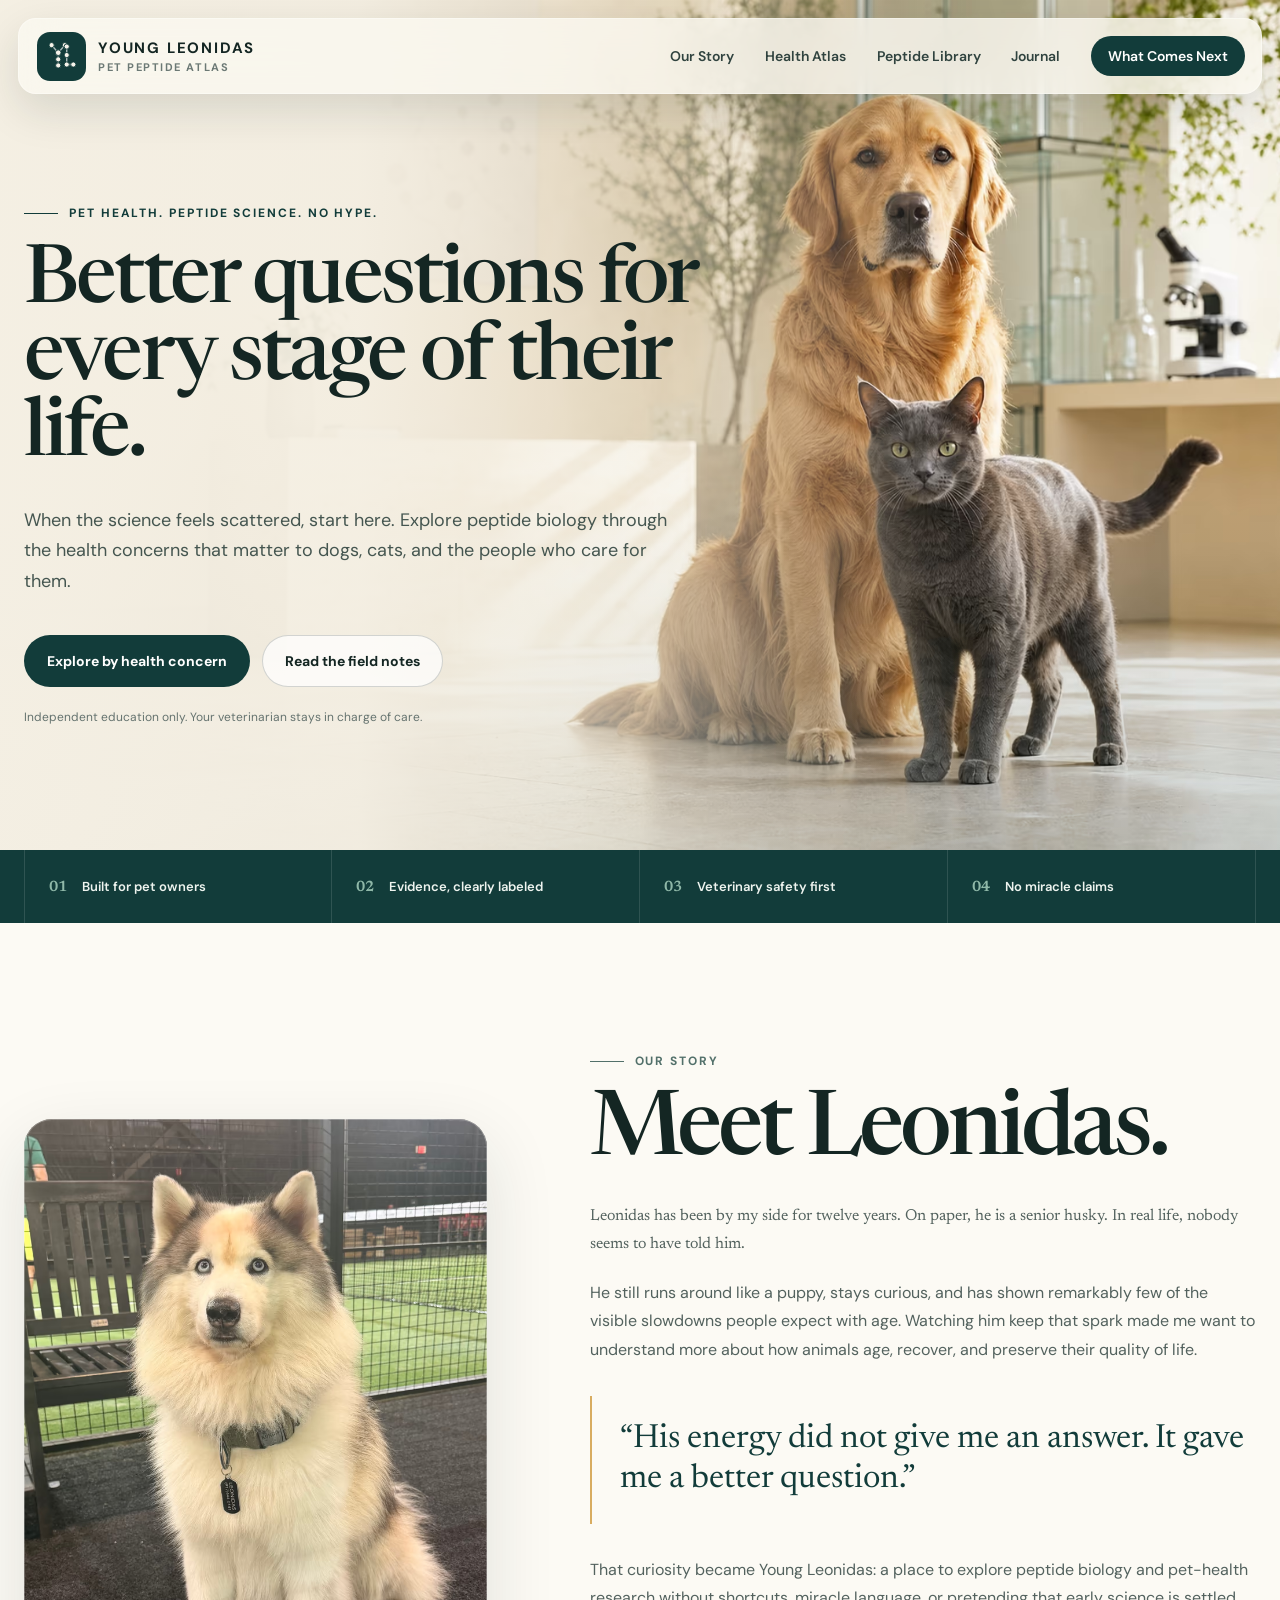
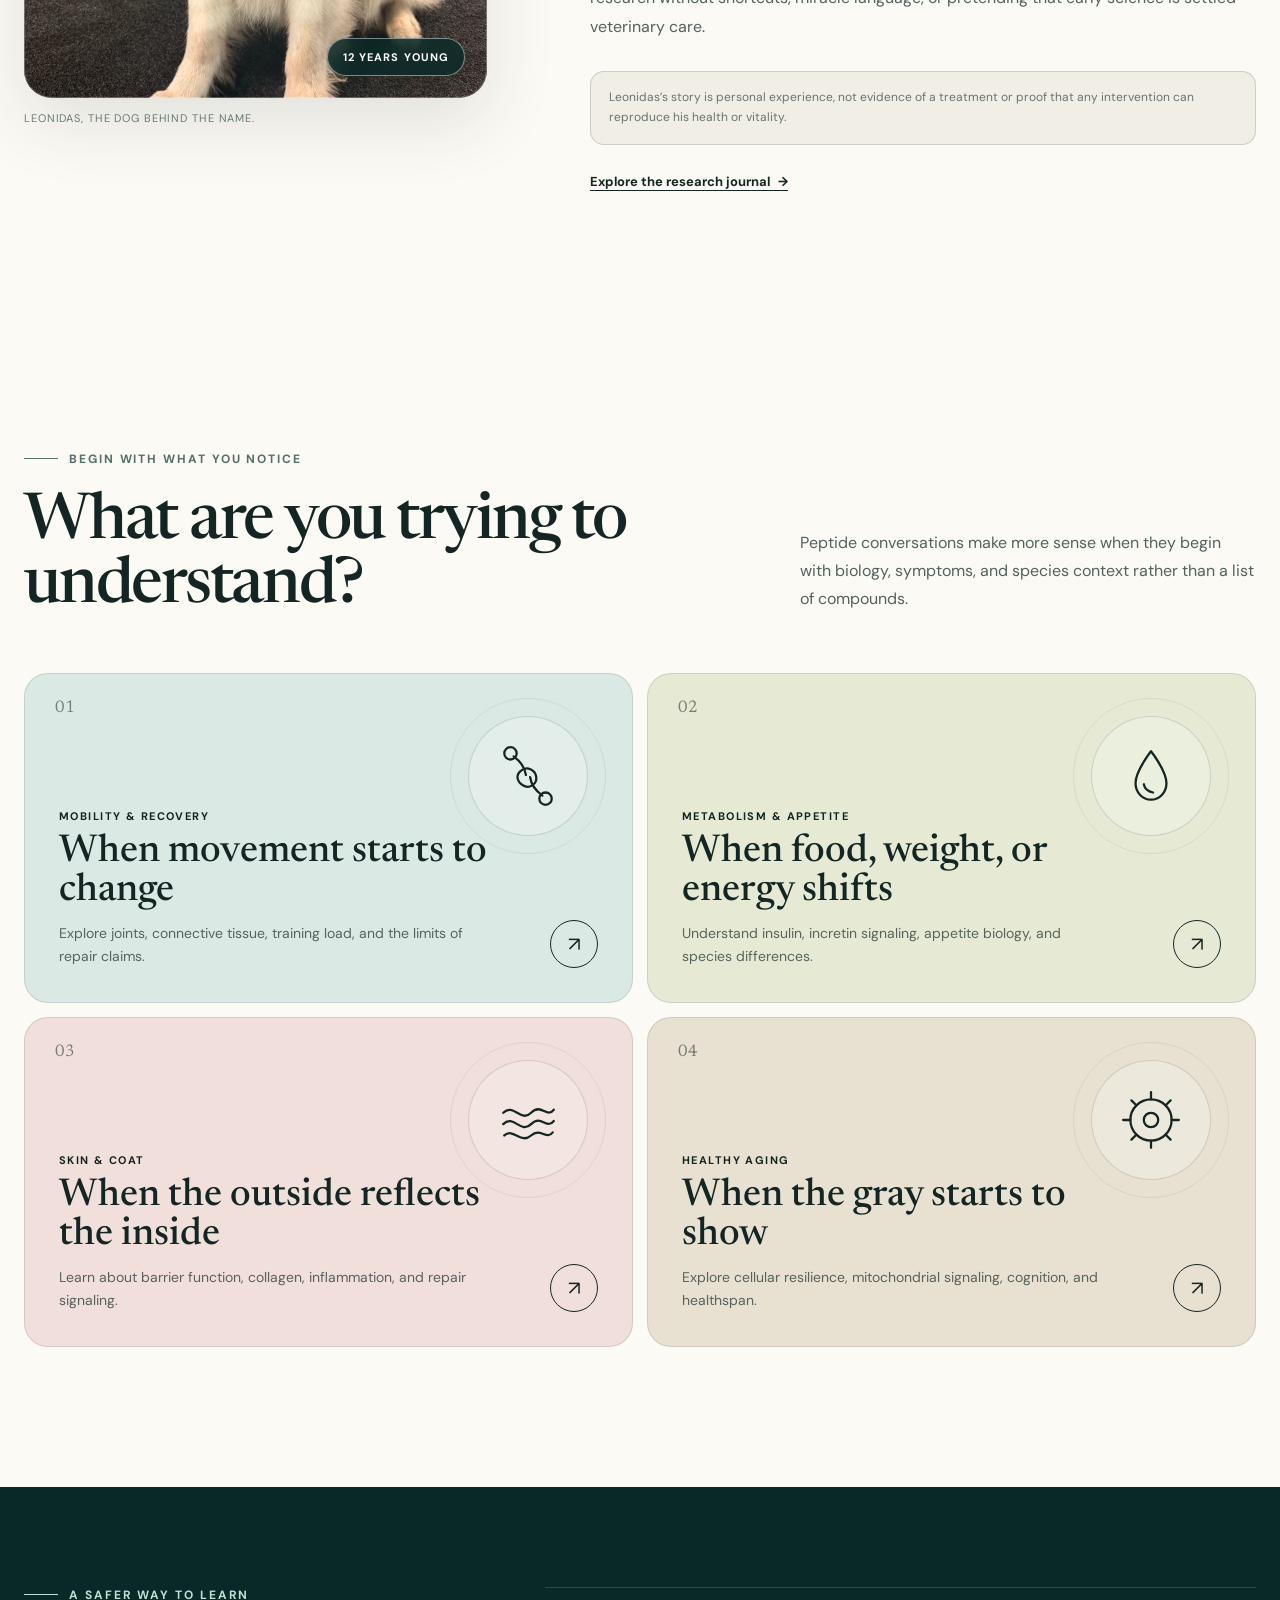
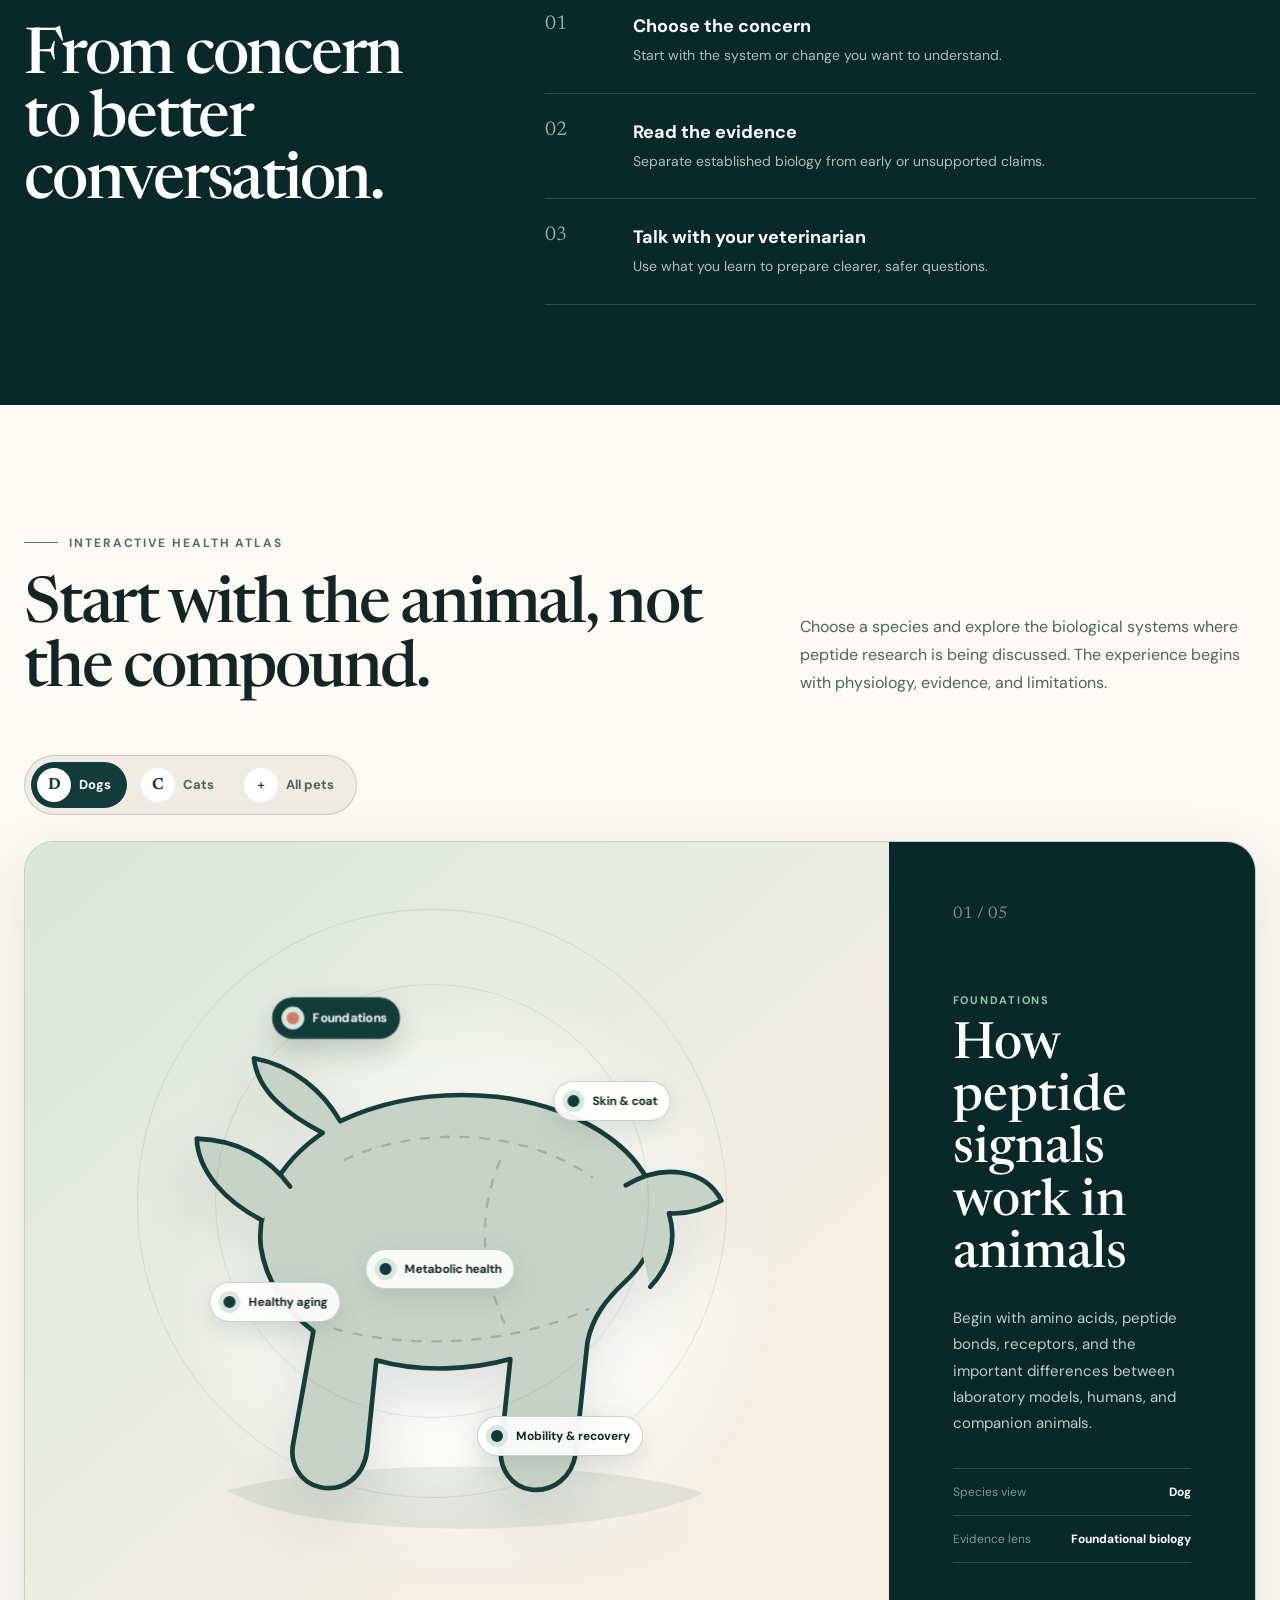
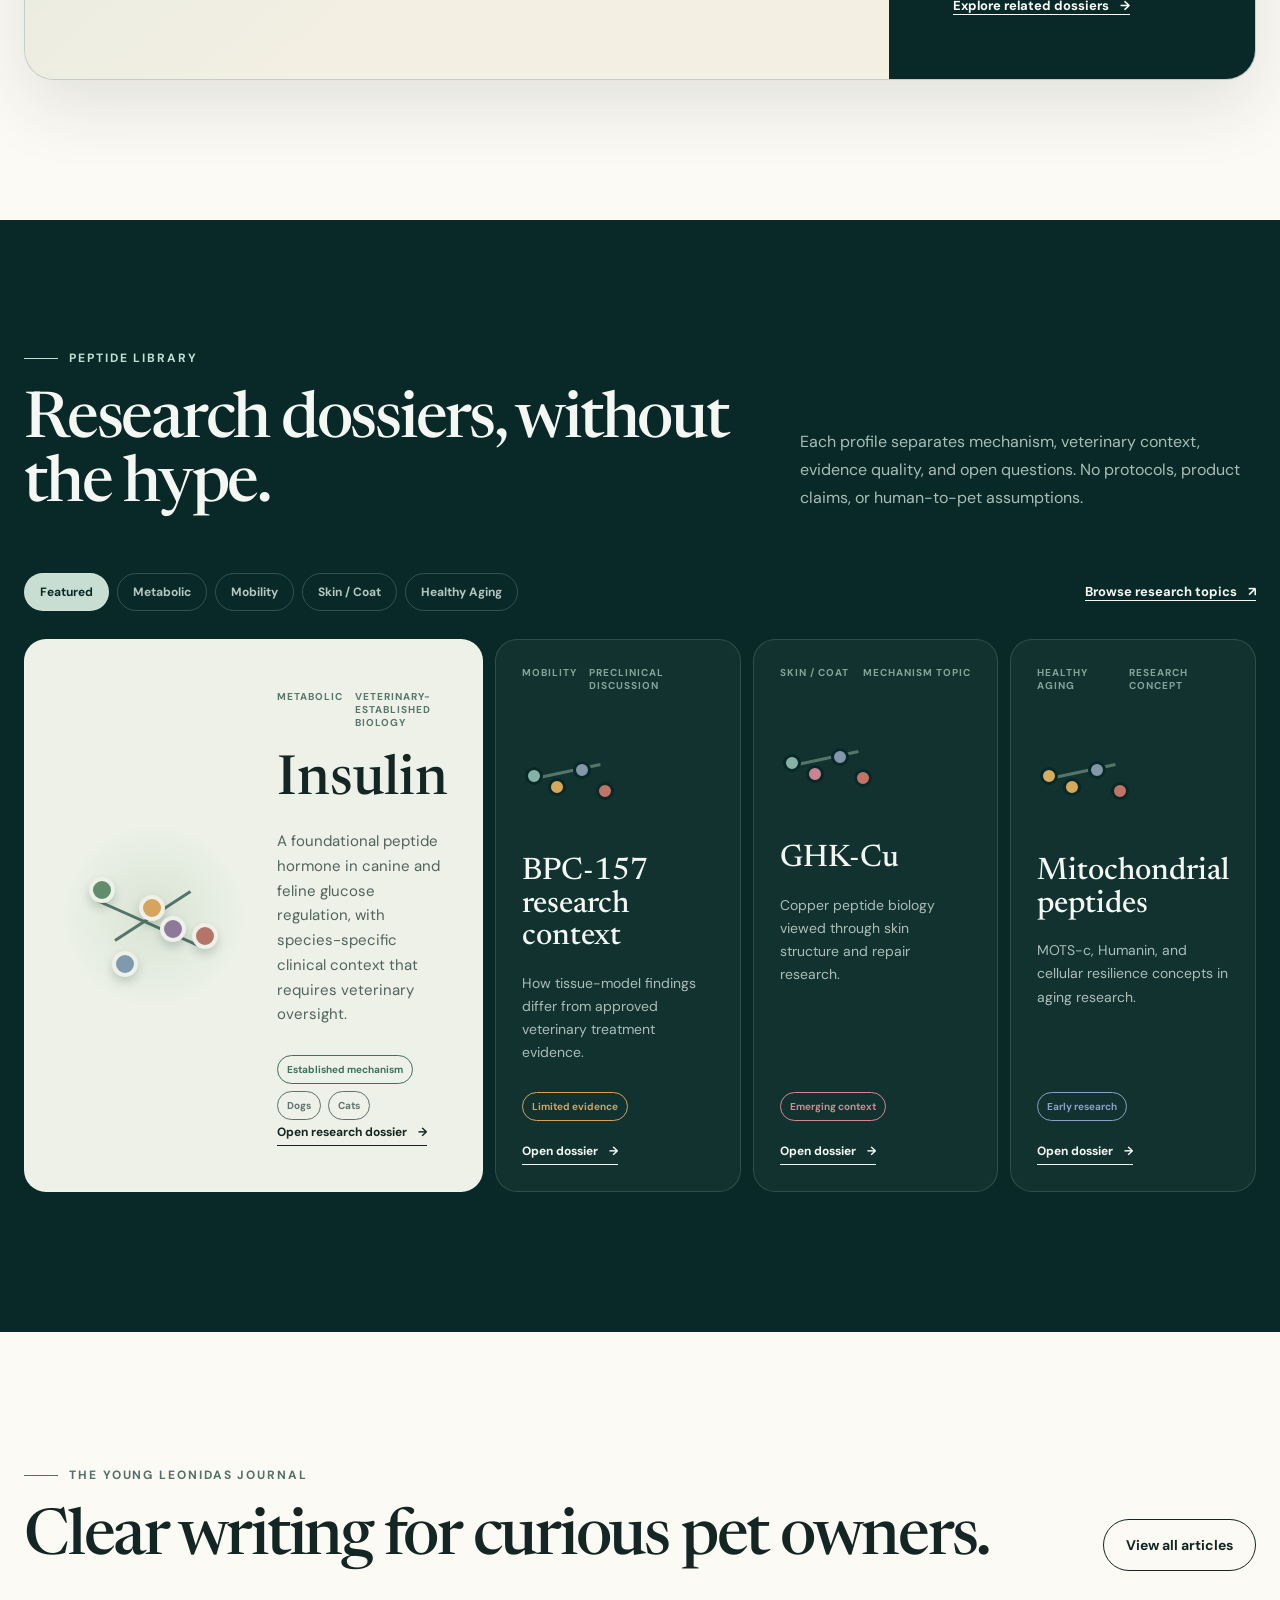
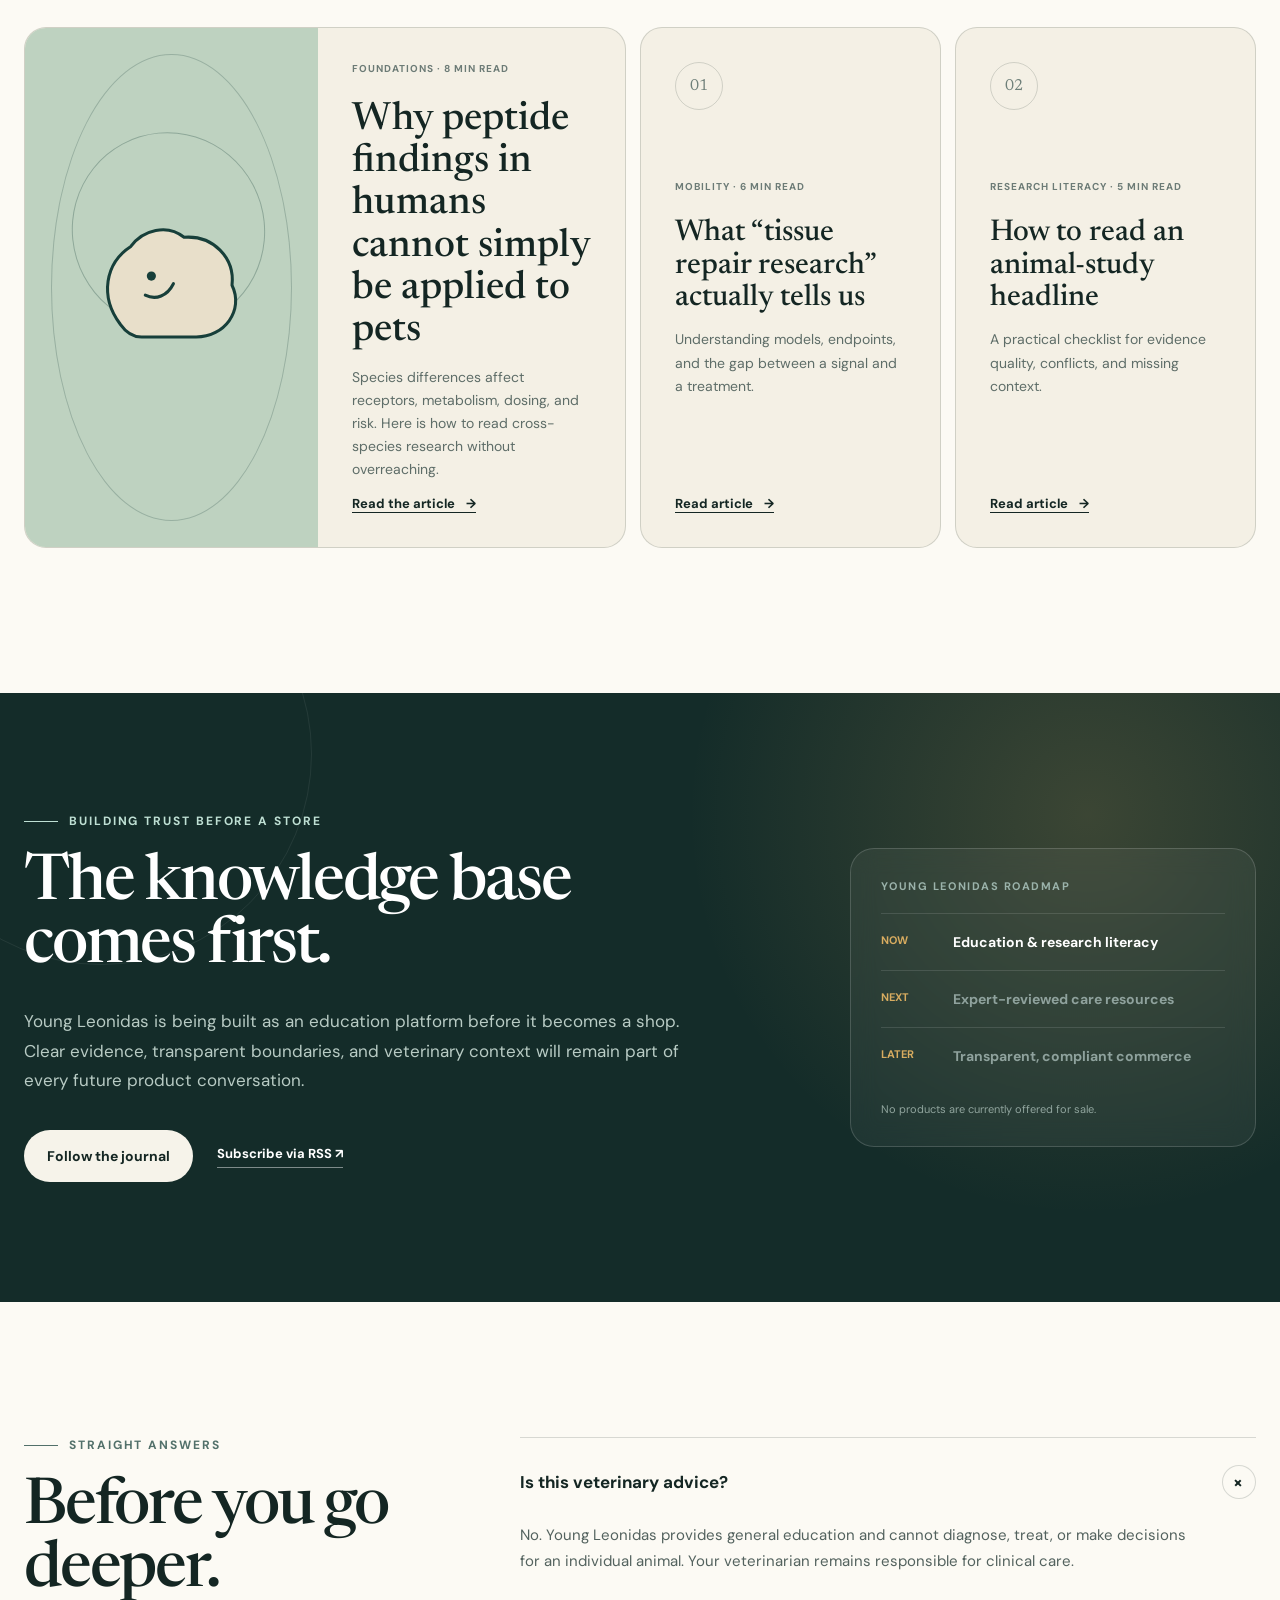
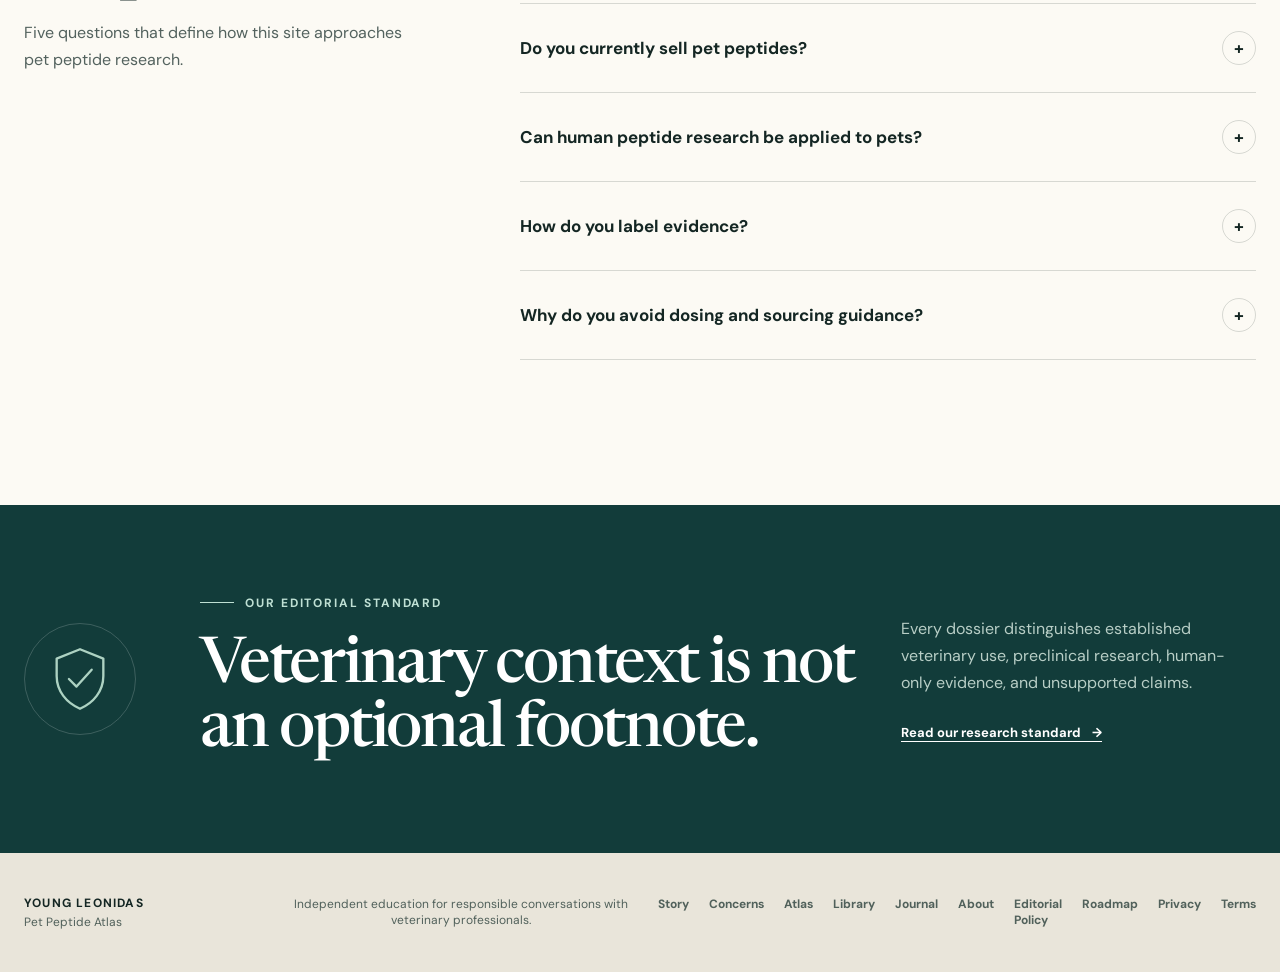
<file: index.html>
<!DOCTYPE html>
<html lang="en">
  <head>
    <meta charset="UTF-8" />
    <meta name="viewport" content="width=device-width, initial-scale=1.0" />
    <title>Pet Peptide Guide for Dogs &amp; Cats (2026) | Young Leonidas</title>
    <meta
      name="description"
      content="Understand pet peptide research through clear guides to mobility, metabolism, skin health, healthy aging, and veterinary safety."
    />
    <meta name="theme-color" content="#123c3a" />
    <meta name="msvalidate.01" content="A39157E4E41461FB47315623AE2DF01E" />
    <link rel="canonical" href="https://youngleonidas.com/" />
    <meta property="og:title" content="Better questions for every stage of your pet's life" />
    <meta property="og:description" content="Pet-first peptide education for thoughtful dog and cat owners." />
    <meta property="og:type" content="website" />
    <meta property="og:url" content="https://youngleonidas.com/" />
    <meta property="og:image" content="https://youngleonidas.com/assets/pet-atlas-hero-v1.png" />
    <meta name="twitter:card" content="summary_large_image" />
    <link rel="icon" type="image/svg+xml" href="./favicon.svg" />
    <link
      rel="preload"
      as="image"
      type="image/avif"
      href="./assets/pet-atlas-hero-1200.avif"
      imagesrcset="./assets/pet-atlas-hero-800.avif 800w, ./assets/pet-atlas-hero-1200.avif 1200w, ./assets/pet-atlas-hero-1568.avif 1568w"
      imagesizes="100vw"
      fetchpriority="high"
    />
    <link rel="preconnect" href="https://fonts.googleapis.com" />
    <link rel="preconnect" href="https://fonts.gstatic.com" crossorigin />
    <link
      href="https://fonts.googleapis.com/css2?family=DM+Sans:wght@400;500;600;700&family=Newsreader:opsz,wght@6..72,400;6..72,500;6..72,600&display=swap"
      rel="stylesheet"
      media="print"
      onload="this.media='all'"
    />
    <link rel="stylesheet" href="./site.css?v=20260722a" />
    <script type="application/ld+json">
      {
        "@context": "https://schema.org",
        "@type": "WebSite",
        "name": "Young Leonidas Pet Peptide Atlas",
        "url": "https://youngleonidas.com/",
        "description": "Evidence-aware peptide education for dog and cat owners.",
        "publisher": {
          "@type": "Organization",
          "@id": "https://youngleonidas.com/#organization",
          "name": "Young Leonidas",
          "url": "https://youngleonidas.com/"
        }
      }
    </script>
    <script type="application/ld+json">
      {
        "@context": "https://schema.org",
        "@type": "FAQPage",
        "mainEntity": [
          {
            "@type": "Question",
            "name": "Is Young Leonidas veterinary advice?",
            "acceptedAnswer": {
              "@type": "Answer",
              "text": "No. Young Leonidas provides general education and cannot diagnose, treat, or make decisions for an individual animal. A veterinarian remains responsible for clinical care."
            }
          },
          {
            "@type": "Question",
            "name": "Does Young Leonidas currently sell pet peptides?",
            "acceptedAnswer": {
              "@type": "Answer",
              "text": "No. The current site is an educational atlas and journal. Any future commerce will require separate product, legal, safety, and transparency standards."
            }
          },
          {
            "@type": "Question",
            "name": "Can human peptide research be applied to pets?",
            "acceptedAnswer": {
              "@type": "Answer",
              "text": "Not automatically. Species differences can affect receptors, metabolism, pharmacology, risk, and clinical relevance."
            }
          },
          {
            "@type": "Question",
            "name": "How does Young Leonidas label evidence?",
            "acceptedAnswer": {
              "@type": "Answer",
              "text": "The site distinguishes established veterinary biology, clinical evidence, preclinical research, human-only evidence, mechanism discussions, and unsupported claims."
            }
          },
          {
            "@type": "Question",
            "name": "Why does Young Leonidas avoid dosing and sourcing guidance?",
            "acceptedAnswer": {
              "@type": "Answer",
              "text": "Educational content should not become an invitation to self-treat an animal. Medication, dosing, and treatment questions belong with a qualified veterinarian."
            }
          }
        ]
      }
    </script>
    <script src="./site.js?v=20260721b" defer></script>
  </head>
  <body>
    <header class="pet-header">
      <a class="pet-brand" href="#top" aria-label="Young Leonidas home">
        <span class="pet-brand-mark" aria-hidden="true">
          <svg viewBox="0 0 72 72" focusable="false">
            <path d="M14 13L28 29L42 13M28 29V56M46 16V54H60" />
            <circle cx="14" cy="13" r="5.5" />
            <circle cx="28" cy="29" r="6" />
            <circle cx="42" cy="13" r="5.5" />
            <circle cx="28" cy="43" r="5.5" />
            <circle cx="28" cy="56" r="5.5" />
            <circle cx="46" cy="16" r="5.5" />
            <circle cx="46" cy="34" r="5.5" />
            <circle cx="46" cy="54" r="5.5" />
            <circle cx="60" cy="54" r="5.5" />
          </svg>
        </span>
        <span>
          <strong>Young Leonidas</strong>
          <small>Pet Peptide Atlas</small>
        </span>
      </a>

      <button class="menu-button" type="button" aria-expanded="false" aria-controls="pet-navigation">
        Menu
      </button>
      <nav class="pet-nav" id="pet-navigation" aria-label="Primary navigation">
        <a href="#story">Our Story</a>
        <a href="#atlas">Health Atlas</a>
        <a href="#library">Peptide Library</a>
        <a href="./blog.html">Journal</a>
        <a class="nav-cta" href="#future">What Comes Next</a>
      </nav>
    </header>

    <main id="top">
      <section class="hero" aria-labelledby="hero-title">
        <picture>
          <source
            type="image/avif"
            srcset="./assets/pet-atlas-hero-800.avif 800w, ./assets/pet-atlas-hero-1200.avif 1200w, ./assets/pet-atlas-hero-1568.avif 1568w"
            sizes="100vw"
          />
          <img
            class="hero-image"
            src="./assets/pet-atlas-hero-v1.png"
            width="1568"
            height="1003"
            fetchpriority="high"
            decoding="async"
            alt="A golden retriever and gray cat in a warm modern veterinary research studio"
          />
        </picture>
        <div class="hero-shade" aria-hidden="true"></div>
        <div class="hero-copy">
          <p class="kicker"><span></span> Pet health. Peptide science. No hype.</p>
          <h1 id="hero-title">Better questions for every stage of their life.</h1>
          <p class="hero-lede">
            When the science feels scattered, start here. Explore peptide biology through the
            health concerns that matter to dogs, cats, and the people who care for them.
          </p>
          <div class="hero-actions">
            <a class="button button-dark" href="#concerns">Explore by health concern</a>
            <a class="button button-light" href="./blog.html">Read the field notes</a>
          </div>
          <p class="hero-note">Independent education only. Your veterinarian stays in charge of care.</p>
        </div>
      </section>

      <section class="trust-row" aria-label="Editorial principles">
        <p><span>01</span> Built for pet owners</p>
        <p><span>02</span> Evidence, clearly labeled</p>
        <p><span>03</span> Veterinary safety first</p>
        <p><span>04</span> No miracle claims</p>
      </section>

      <section class="story-section section-wrap" id="story" aria-labelledby="story-title">
        <figure class="story-portrait">
          <div class="story-image-wrap">
            <picture>
              <source
                type="image/avif"
                srcset="./assets/leonidas-story-480.avif 480w, ./assets/leonidas-story-800.avif 800w, ./assets/leonidas-story-1080.avif 1080w"
                sizes="(max-width: 860px) calc(100vw - 28px), 42vw"
              />
              <img
                src="./assets/leonidas-story.jpg"
                width="1350"
                height="1800"
                loading="lazy"
                decoding="async"
                alt="Leonidas, a twelve-year-old husky and the inspiration behind Young Leonidas"
              />
            </picture>
            <span class="story-age">12 years young</span>
          </div>
          <figcaption>Leonidas, the dog behind the name.</figcaption>
        </figure>

        <div class="story-copy">
          <p class="kicker kicker-dark"><span></span> Our story</p>
          <h2 id="story-title">Meet Leonidas.</h2>
          <p class="story-lede">
            Leonidas has been by my side for twelve years. On paper, he is a senior husky. In real
            life, nobody seems to have told him.
          </p>
          <p>
            He still runs around like a puppy, stays curious, and has shown remarkably few of the
            visible slowdowns people expect with age. Watching him keep that spark made me want to
            understand more about how animals age, recover, and preserve their quality of life.
          </p>
          <blockquote>
            “His energy did not give me an answer. It gave me a better question.”
          </blockquote>
          <p>
            That curiosity became Young Leonidas: a place to explore peptide biology and pet-health
            research without shortcuts, miracle language, or pretending that early science is
            settled veterinary care.
          </p>
          <p class="story-note">
            Leonidas’s story is personal experience, not evidence of a treatment or proof that any
            intervention can reproduce his health or vitality.
          </p>
          <a class="text-link story-link" href="./blog.html">Explore the research journal <span>→</span></a>
        </div>
      </section>

      <section class="concerns section-wrap" id="concerns" aria-labelledby="concerns-title">
        <div class="section-intro concerns-intro">
          <div>
            <p class="kicker kicker-dark"><span></span> Begin with what you notice</p>
            <h2 id="concerns-title">What are you trying to understand?</h2>
          </div>
          <p>
            Peptide conversations make more sense when they begin with biology, symptoms, and
            species context rather than a list of compounds.
          </p>
        </div>

        <div class="concern-grid">
          <a class="concern-card concern-mobility" href="#atlas" data-atlas-target="mobility">
            <span class="concern-number">01</span>
            <span class="concern-icon" aria-hidden="true">
              <svg viewBox="0 0 64 64"><path d="M18 13C25 18 29 24 30 31M46 51C39 46 35 40 34 33"/><circle cx="15" cy="10" r="6"/><circle cx="49" cy="54" r="6"/><path d="M25 27C31 22 39 26 40 33C41 40 33 45 27 41C21 37 20 31 25 27Z"/></svg>
            </span>
            <span class="concern-copy"><small>Mobility &amp; recovery</small><strong>When movement starts to change</strong><span>Explore joints, connective tissue, training load, and the limits of repair claims.</span></span>
            <span class="concern-arrow">↗</span>
          </a>

          <a class="concern-card concern-metabolic" href="#atlas" data-atlas-target="metabolic">
            <span class="concern-number">02</span>
            <span class="concern-icon" aria-hidden="true">
              <svg viewBox="0 0 64 64"><path d="M32 8C32 8 17 27 17 39C17 48 24 55 32 55C40 55 47 48 47 39C47 27 32 8 32 8Z"/><path d="M25 40C26 45 29 47 34 48"/></svg>
            </span>
            <span class="concern-copy"><small>Metabolism &amp; appetite</small><strong>When food, weight, or energy shifts</strong><span>Understand insulin, incretin signaling, appetite biology, and species differences.</span></span>
            <span class="concern-arrow">↗</span>
          </a>

          <a class="concern-card concern-skin" href="#atlas" data-atlas-target="skin">
            <span class="concern-number">03</span>
            <span class="concern-icon" aria-hidden="true">
              <svg viewBox="0 0 64 64"><path d="M8 25C18 15 25 35 35 25C45 15 50 31 57 22M8 36C18 26 25 46 35 36C45 26 50 42 57 33M9 47C18 39 25 56 35 47C44 39 50 52 56 44"/></svg>
            </span>
            <span class="concern-copy"><small>Skin &amp; coat</small><strong>When the outside reflects the inside</strong><span>Learn about barrier function, collagen, inflammation, and repair signaling.</span></span>
            <span class="concern-arrow">↗</span>
          </a>

          <a class="concern-card concern-aging" href="#atlas" data-atlas-target="aging">
            <span class="concern-number">04</span>
            <span class="concern-icon" aria-hidden="true">
              <svg viewBox="0 0 64 64"><circle cx="32" cy="32" r="20"/><circle cx="32" cy="32" r="7"/><path d="M32 12V5M32 59V52M12 32H5M59 32H52M18 18L13 13M51 51L46 46M46 18L51 13M13 51L18 46"/></svg>
            </span>
            <span class="concern-copy"><small>Healthy aging</small><strong>When the gray starts to show</strong><span>Explore cellular resilience, mitochondrial signaling, cognition, and healthspan.</span></span>
            <span class="concern-arrow">↗</span>
          </a>
        </div>
      </section>

      <section class="learning-path" aria-labelledby="path-title">
        <div class="section-wrap learning-path-inner">
          <div class="path-heading">
            <p class="kicker kicker-light"><span></span> A safer way to learn</p>
            <h2 id="path-title">From concern to better conversation.</h2>
          </div>
          <ol class="path-steps">
            <li><span>01</span><div><strong>Choose the concern</strong><p>Start with the system or change you want to understand.</p></div></li>
            <li><span>02</span><div><strong>Read the evidence</strong><p>Separate established biology from early or unsupported claims.</p></div></li>
            <li><span>03</span><div><strong>Talk with your veterinarian</strong><p>Use what you learn to prepare clearer, safer questions.</p></div></li>
          </ol>
        </div>
      </section>

      <section class="atlas-section section-wrap" id="atlas" aria-labelledby="atlas-title">
        <div class="section-intro">
          <div>
            <p class="kicker kicker-dark"><span></span> Interactive health atlas</p>
            <h2 id="atlas-title">Start with the animal, not the compound.</h2>
          </div>
          <p>
            Choose a species and explore the biological systems where peptide research is being
            discussed. The experience begins with physiology, evidence, and limitations.
          </p>
        </div>

        <div class="species-switcher" role="group" aria-label="Choose a pet species">
          <button class="species-button is-active" type="button" data-species="dog" aria-pressed="true">
            <span class="species-icon" aria-hidden="true">D</span>
            Dogs
          </button>
          <button class="species-button" type="button" data-species="cat" aria-pressed="false">
            <span class="species-icon" aria-hidden="true">C</span>
            Cats
          </button>
          <button class="species-button" type="button" data-species="all" aria-pressed="false">
            <span class="species-icon" aria-hidden="true">+</span>
            All pets
          </button>
        </div>

        <div class="atlas-board">
          <div class="animal-stage" aria-label="Interactive pet health areas">
            <div class="animal-art" aria-hidden="true">
              <svg viewBox="0 0 600 500" role="img">
                <path class="animal-shadow" d="M103 426C199 398 425 398 511 428C438 467 179 471 103 426Z" />
                <g class="dog-silhouette">
                  <path d="M185 119C156 104 129 84 126 55C159 61 185 83 200 109C238 91 283 83 334 88C394 95 444 122 464 160C480 190 470 223 444 247C429 261 416 277 412 299L402 394C399 414 383 427 364 425C347 423 336 407 338 389L346 313C314 322 270 325 231 314L223 392C220 414 203 427 183 423C165 419 156 402 160 384L177 289C153 271 136 245 132 217C128 182 147 145 185 119Z" />
                  <path d="M445 164C477 145 513 150 527 177C512 185 498 189 482 188C489 211 483 233 466 251" />
                  <path d="M133 194C100 177 78 151 77 124C111 125 139 140 157 165" />
                </g>
                <g class="body-lines">
                  <path d="M204 142C261 115 352 112 416 157" />
                  <path d="M195 287C263 306 351 300 413 270" />
                  <path d="M337 143C318 188 320 239 343 287" />
                </g>
              </svg>
            </div>

            <button class="atlas-pin is-active" type="button" data-area="foundations" style="--x: 36%; --y: 21%;">
              <span class="pin-dot"></span><span class="pin-label">Foundations</span>
            </button>
            <button class="atlas-pin" type="button" data-area="metabolic" style="--x: 48%; --y: 51%;">
              <span class="pin-dot"></span><span class="pin-label">Metabolic health</span>
            </button>
            <button class="atlas-pin" type="button" data-area="mobility" style="--x: 62%; --y: 71%;">
              <span class="pin-dot"></span><span class="pin-label">Mobility &amp; recovery</span>
            </button>
            <button class="atlas-pin" type="button" data-area="skin" style="--x: 68%; --y: 31%;">
              <span class="pin-dot"></span><span class="pin-label">Skin &amp; coat</span>
            </button>
            <button class="atlas-pin" type="button" data-area="aging" style="--x: 29%; --y: 55%;">
              <span class="pin-dot"></span><span class="pin-label">Healthy aging</span>
            </button>
          </div>

          <aside class="atlas-detail" aria-live="polite">
            <p class="detail-number" id="detail-number">01 / 05</p>
            <p class="detail-category" id="detail-category">Foundations</p>
            <h3 id="detail-title">How peptide signals work in animals</h3>
            <p id="detail-description">
              Begin with amino acids, peptide bonds, receptors, and the important differences
              between laboratory models, humans, and companion animals.
            </p>
            <dl class="detail-facts">
              <div><dt>Species view</dt><dd id="detail-species">Dog</dd></div>
              <div><dt>Evidence lens</dt><dd id="detail-evidence">Foundational biology</dd></div>
            </dl>
            <a class="text-link" href="#library">Explore related dossiers <span>→</span></a>
          </aside>
        </div>
      </section>

      <section class="library-section" id="library" aria-labelledby="library-title">
        <div class="section-wrap">
          <div class="section-intro library-intro">
            <div>
              <p class="kicker kicker-light"><span></span> Peptide library</p>
              <h2 id="library-title">Research dossiers, without the hype.</h2>
            </div>
            <p>
              Each profile separates mechanism, veterinary context, evidence quality, and open
              questions. No protocols, product claims, or human-to-pet assumptions.
            </p>
          </div>

          <div class="library-tools">
            <div class="filter-pills" role="group" aria-label="Filter dossiers">
              <button class="filter-pill is-active" type="button" data-filter="all">Featured</button>
              <button class="filter-pill" type="button" data-filter="metabolic">Metabolic</button>
              <button class="filter-pill" type="button" data-filter="mobility">Mobility</button>
              <button class="filter-pill" type="button" data-filter="skin">Skin / Coat</button>
              <button class="filter-pill" type="button" data-filter="aging">Healthy Aging</button>
            </div>
            <a class="library-all" href="./blog.html">Browse research topics <span>↗</span></a>
          </div>

          <div class="dossier-grid">
            <article class="dossier-card dossier-feature" data-category="metabolic">
              <div class="molecule-visual molecule-green" aria-hidden="true">
                <span></span><span></span><span></span><span></span><span></span>
              </div>
              <div class="dossier-card-copy">
                <div class="card-meta"><span>Metabolic</span><span>Veterinary-established biology</span></div>
                <h3>Insulin</h3>
                <p>
                  A foundational peptide hormone in canine and feline glucose regulation, with
                  species-specific clinical context that requires veterinary oversight.
                </p>
                <div class="evidence-row">
                  <span class="evidence evidence-strong">Established mechanism</span>
                  <span class="species-tag">Dogs</span>
                  <span class="species-tag">Cats</span>
                </div>
                <a class="dossier-link" href="./articles/insulin-dogs-cats.html">Open research dossier <span>→</span></a>
              </div>
            </article>

            <article class="dossier-card" data-category="mobility">
              <div class="card-meta"><span>Mobility</span><span>Preclinical discussion</span></div>
              <div class="molecule-mini" aria-hidden="true"><i></i><i></i><i></i><i></i></div>
              <h3>BPC-157 research context</h3>
              <p>How tissue-model findings differ from approved veterinary treatment evidence.</p>
              <div class="evidence-row"><span class="evidence evidence-limited">Limited evidence</span></div>
              <a class="dossier-link" href="./articles/bpc-157-for-dogs.html">Open dossier <span>→</span></a>
            </article>

            <article class="dossier-card" data-category="skin">
              <div class="card-meta"><span>Skin / Coat</span><span>Mechanism topic</span></div>
              <div class="molecule-mini molecule-rose" aria-hidden="true"><i></i><i></i><i></i><i></i></div>
              <h3>GHK-Cu</h3>
              <p>Copper peptide biology viewed through skin structure and repair research.</p>
              <div class="evidence-row"><span class="evidence evidence-emerging">Emerging context</span></div>
              <a class="dossier-link" href="./blog.html">Open dossier <span>→</span></a>
            </article>

            <article class="dossier-card" data-category="aging">
              <div class="card-meta"><span>Healthy Aging</span><span>Research concept</span></div>
              <div class="molecule-mini molecule-gold" aria-hidden="true"><i></i><i></i><i></i><i></i></div>
              <h3>Mitochondrial peptides</h3>
              <p>MOTS-c, Humanin, and cellular resilience concepts in aging research.</p>
              <div class="evidence-row"><span class="evidence evidence-early">Early research</span></div>
              <a class="dossier-link" href="./blog.html">Open dossier <span>→</span></a>
            </article>
          </div>
        </div>
      </section>

      <section class="journal section-wrap" id="journal" aria-labelledby="journal-title">
        <div class="journal-heading">
          <div>
            <p class="kicker kicker-dark"><span></span> The Young Leonidas Journal</p>
            <h2 id="journal-title">Clear writing for curious pet owners.</h2>
          </div>
          <a class="button button-outline" href="./blog.html">View all articles</a>
        </div>

        <div class="journal-grid">
          <article class="article-card article-featured">
            <div class="article-art article-art-dog" aria-hidden="true">
              <span class="article-orbit"></span>
              <svg viewBox="0 0 300 230"><path d="M83 163C56 127 63 83 97 61C113 39 145 31 167 49C205 46 234 76 230 112C246 145 220 180 183 180H111C99 180 90 173 83 163Z" /><circle cx="124" cy="100" r="6" /><path d="M153 110C145 126 130 132 116 125" /></svg>
            </div>
            <div class="article-copy">
              <p class="article-meta">Foundations · 8 min read</p>
              <h3>Why peptide findings in humans cannot simply be applied to pets</h3>
              <p>
                Species differences affect receptors, metabolism, dosing, and risk. Here is how to
                read cross-species research without overreaching.
              </p>
              <a href="./articles/translating-peptide-research-to-pets.html">Read the article <span>→</span></a>
            </div>
          </article>

          <article class="article-card article-small">
            <div class="article-number">01</div>
            <p class="article-meta">Mobility · 6 min read</p>
            <h3>What “tissue repair research” actually tells us</h3>
            <p>Understanding models, endpoints, and the gap between a signal and a treatment.</p>
            <a href="./articles/tissue-repair-research.html">Read article <span>→</span></a>
          </article>

          <article class="article-card article-small">
            <div class="article-number">02</div>
            <p class="article-meta">Research literacy · 5 min read</p>
            <h3>How to read an animal-study headline</h3>
            <p>A practical checklist for evidence quality, conflicts, and missing context.</p>
            <a href="./articles/how-to-read-animal-study.html">Read article <span>→</span></a>
          </article>
        </div>
      </section>

      <section class="future-section" id="future" aria-labelledby="future-title">
        <div class="future-inner section-wrap">
          <div class="future-copy">
            <p class="kicker kicker-light"><span></span> Building trust before a store</p>
            <h2 id="future-title">The knowledge base comes first.</h2>
            <p>
              Young Leonidas is being built as an education platform before it becomes a shop.
              Clear evidence, transparent boundaries, and veterinary context will remain part of
              every future product conversation.
            </p>
            <div class="future-actions">
              <a class="button button-cream" href="./blog.html">Follow the journal</a>
              <a class="future-rss" href="./feed.xml">Subscribe via RSS <span>↗</span></a>
            </div>
          </div>
          <div class="future-card" aria-label="Young Leonidas roadmap">
            <p>Young Leonidas roadmap</p>
            <ol>
              <li class="is-current"><span>Now</span><strong>Education &amp; research literacy</strong></li>
              <li><span>Next</span><strong>Expert-reviewed care resources</strong></li>
              <li><span>Later</span><strong>Transparent, compliant commerce</strong></li>
            </ol>
            <small>No products are currently offered for sale.</small>
          </div>
        </div>
      </section>

      <section class="faq-section section-wrap" aria-labelledby="faq-title">
        <div class="faq-heading">
          <p class="kicker kicker-dark"><span></span> Straight answers</p>
          <h2 id="faq-title">Before you go deeper.</h2>
          <p>Five questions that define how this site approaches pet peptide research.</p>
        </div>
        <div class="faq-list">
          <details open>
            <summary>Is this veterinary advice?<span>+</span></summary>
            <p>No. Young Leonidas provides general education and cannot diagnose, treat, or make decisions for an individual animal. Your veterinarian remains responsible for clinical care.</p>
          </details>
          <details>
            <summary>Do you currently sell pet peptides?<span>+</span></summary>
            <p>No. The current site is an educational atlas and journal. Any future commerce will require separate product, legal, safety, and transparency standards.</p>
          </details>
          <details>
            <summary>Can human peptide research be applied to pets?<span>+</span></summary>
            <p>Not automatically. Species differences can affect receptors, metabolism, pharmacology, risk, and clinical relevance. Human findings are context, not pet-care instructions.</p>
          </details>
          <details>
            <summary>How do you label evidence?<span>+</span></summary>
            <p>We distinguish established veterinary biology, clinical evidence, preclinical research, human-only evidence, mechanism discussions, and unsupported claims.</p>
          </details>
          <details>
            <summary>Why do you avoid dosing and sourcing guidance?<span>+</span></summary>
            <p>Because educational content should not become an invitation to self-treat an animal. Questions about medications, dosing, or treatment belong with a qualified veterinarian.</p>
          </details>
        </div>
      </section>

      <section class="standards" id="standards" aria-labelledby="standards-title">
        <div class="standards-inner section-wrap">
          <div class="standards-mark" aria-hidden="true">
            <svg viewBox="0 0 120 120"><path d="M60 9L100 25V55C100 81 83 101 60 111C37 101 20 81 20 55V25L60 9Z" /><path d="M41 60L54 73L80 44" /></svg>
          </div>
          <div>
            <p class="kicker kicker-light"><span></span> Our editorial standard</p>
            <h2 id="standards-title">Veterinary context is not an optional footnote.</h2>
          </div>
          <div class="standards-copy">
            <p>
              Every dossier distinguishes established veterinary use, preclinical research,
              human-only evidence, and unsupported claims.
            </p>
            <a href="./articles/how-to-read-animal-study.html">Read our research standard <span>→</span></a>
          </div>
        </div>
      </section>
    </main>

    <footer class="pet-footer">
      <div class="footer-brand">
        <strong>Young Leonidas</strong>
        <span>Pet Peptide Atlas</span>
      </div>
      <p>Independent education for responsible conversations with veterinary professionals.</p>
      <nav aria-label="Footer navigation">
        <a href="#story">Story</a>
        <a href="#concerns">Concerns</a>
        <a href="#atlas">Atlas</a>
        <a href="#library">Library</a>
        <a href="./blog.html">Journal</a>
        <a href="./about.html">About</a>
        <a href="./editorial-policy.html">Editorial Policy</a>
        <a href="#future">Roadmap</a>
        <a href="./privacy.html">Privacy</a>
        <a href="./terms.html">Terms</a>
      </nav>
    </footer>

  </body>
</html>
</file>
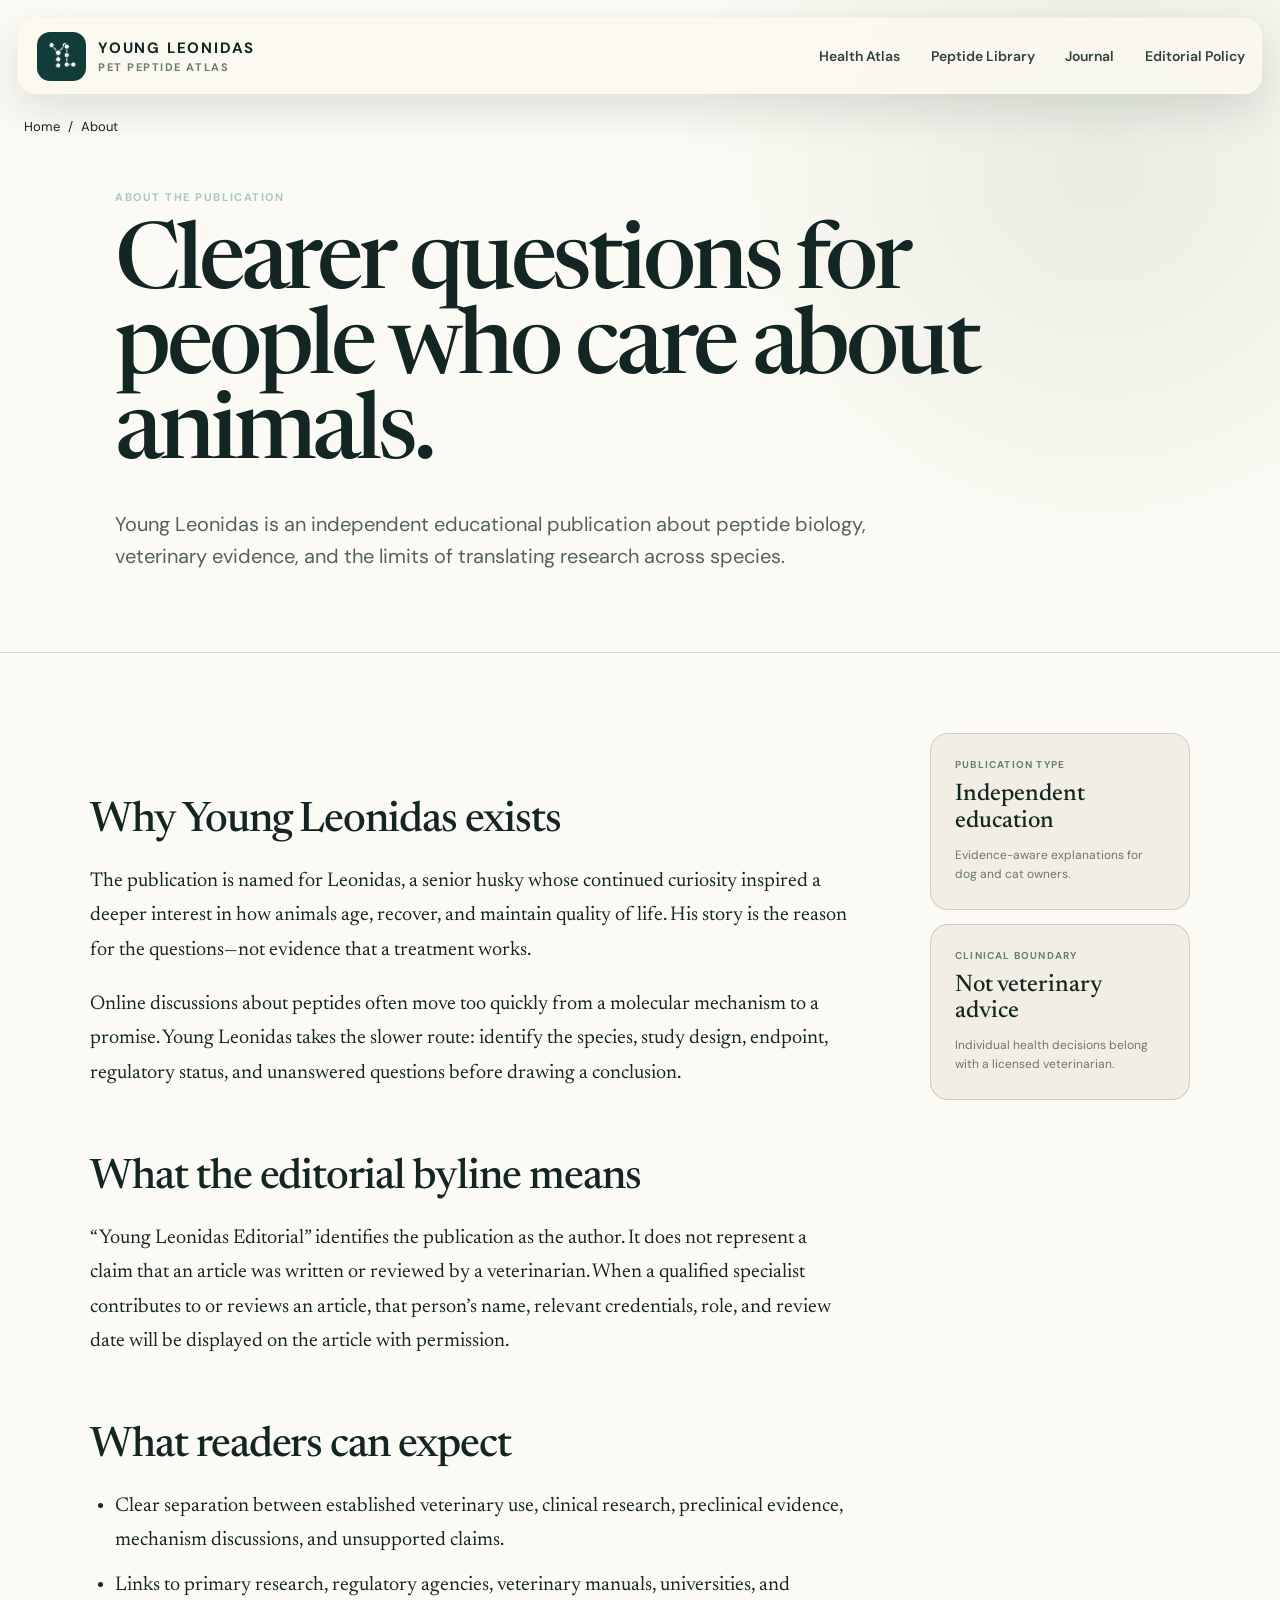
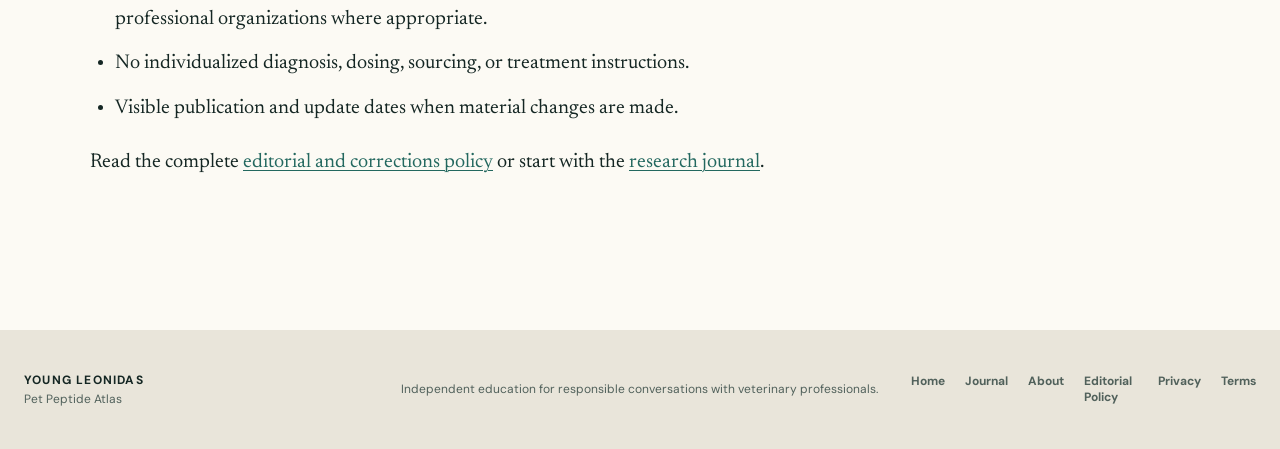
<file: about.html>
<!DOCTYPE html>
<html lang="en">
  <head>
    <meta charset="UTF-8" />
    <meta name="viewport" content="width=device-width, initial-scale=1.0" />
    <title>About Young Leonidas | Pet Peptide Research &amp; Safety</title>
    <meta name="description" content="Learn why Young Leonidas publishes evidence-aware peptide education for dog and cat owners and what its editorial byline means." />
    <meta name="theme-color" content="#123c3a" />
    <link rel="canonical" href="https://youngleonidas.com/about.html" />
    <link rel="icon" type="image/svg+xml" href="./favicon.svg" />
    <link rel="preconnect" href="https://fonts.googleapis.com" />
    <link rel="preconnect" href="https://fonts.gstatic.com" crossorigin />
    <link href="https://fonts.googleapis.com/css2?family=DM+Sans:wght@400;500;600;700&family=Newsreader:opsz,wght@6..72,400;6..72,500;6..72,600&display=swap" rel="stylesheet" media="print" onload="this.media='all'" />
    <link rel="stylesheet" href="./site.css" />
    <script type="application/ld+json">
      {
        "@context": "https://schema.org",
        "@graph": [
          {
            "@type": "AboutPage",
            "@id": "https://youngleonidas.com/about.html#page",
            "url": "https://youngleonidas.com/about.html",
            "name": "About Young Leonidas",
            "about": { "@id": "https://youngleonidas.com/#organization" }
          },
          {
            "@type": "Organization",
            "@id": "https://youngleonidas.com/#organization",
            "name": "Young Leonidas",
            "url": "https://youngleonidas.com/",
            "description": "An independent educational publication about peptide biology and veterinary research for dog and cat owners."
          },
          {
            "@type": "BreadcrumbList",
            "itemListElement": [
              { "@type": "ListItem", "position": 1, "name": "Home", "item": "https://youngleonidas.com/" },
              { "@type": "ListItem", "position": 2, "name": "About" }
            ]
          }
        ]
      }
    </script>
    <script src="./site.js" defer></script>
  </head>
  <body class="inner-page">
    <header class="pet-header">
      <a class="pet-brand" href="./index.html" aria-label="Young Leonidas home"><span class="pet-brand-mark" aria-hidden="true"><svg viewBox="0 0 72 72"><path d="M14 13L28 29L42 13M28 29V56M46 16V54H60" /><circle cx="14" cy="13" r="5.5" /><circle cx="28" cy="29" r="6" /><circle cx="42" cy="13" r="5.5" /><circle cx="28" cy="43" r="5.5" /><circle cx="28" cy="56" r="5.5" /><circle cx="46" cy="16" r="5.5" /><circle cx="46" cy="34" r="5.5" /><circle cx="46" cy="54" r="5.5" /><circle cx="60" cy="54" r="5.5" /></svg></span><span><strong>Young Leonidas</strong><small>Pet Peptide Atlas</small></span></a>
      <button class="menu-button" type="button" aria-expanded="false" aria-controls="pet-navigation">Menu</button>
      <nav class="pet-nav" id="pet-navigation" aria-label="Primary navigation"><a href="./index.html#atlas">Health Atlas</a><a href="./index.html#library">Peptide Library</a><a href="./blog.html">Journal</a><a href="./editorial-policy.html">Editorial Policy</a></nav>
    </header>
    <nav class="breadcrumbs" aria-label="Breadcrumb"><ol><li><a href="./index.html">Home</a></li><li aria-current="page">About</li></ol></nav>
    <main>
      <header class="article-hero"><div class="article-hero-inner"><p class="article-label">About the publication</p><h1>Clearer questions for people who care about animals.</h1><p class="article-dek">Young Leonidas is an independent educational publication about peptide biology, veterinary evidence, and the limits of translating research across species.</p></div></header>
      <div class="article-layout">
        <article class="article-content">
          <h2>Why Young Leonidas exists</h2>
          <p>The publication is named for Leonidas, a senior husky whose continued curiosity inspired a deeper interest in how animals age, recover, and maintain quality of life. His story is the reason for the questions—not evidence that a treatment works.</p>
          <p>Online discussions about peptides often move too quickly from a molecular mechanism to a promise. Young Leonidas takes the slower route: identify the species, study design, endpoint, regulatory status, and unanswered questions before drawing a conclusion.</p>
          <h2>What the editorial byline means</h2>
          <p>“Young Leonidas Editorial” identifies the publication as the author. It does not represent a claim that an article was written or reviewed by a veterinarian. When a qualified specialist contributes to or reviews an article, that person’s name, relevant credentials, role, and review date will be displayed on the article with permission.</p>
          <h2>What readers can expect</h2>
          <ul>
            <li>Clear separation between established veterinary use, clinical research, preclinical evidence, mechanism discussions, and unsupported claims.</li>
            <li>Links to primary research, regulatory agencies, veterinary manuals, universities, and professional organizations where appropriate.</li>
            <li>No individualized diagnosis, dosing, sourcing, or treatment instructions.</li>
            <li>Visible publication and update dates when material changes are made.</li>
          </ul>
          <p>Read the complete <a href="./editorial-policy.html">editorial and corrections policy</a> or start with the <a href="./blog.html">research journal</a>.</p>
        </article>
        <aside class="article-aside" aria-label="Publication summary"><div class="aside-card"><span>Publication type</span><strong>Independent education</strong><p>Evidence-aware explanations for dog and cat owners.</p></div><div class="aside-card"><span>Clinical boundary</span><strong>Not veterinary advice</strong><p>Individual health decisions belong with a licensed veterinarian.</p></div></aside>
      </div>
    </main>
    <footer class="pet-footer"><div class="footer-brand"><strong>Young Leonidas</strong><span>Pet Peptide Atlas</span></div><p>Independent education for responsible conversations with veterinary professionals.</p><nav aria-label="Footer navigation"><a href="./index.html">Home</a><a href="./blog.html">Journal</a><a href="./about.html">About</a><a href="./editorial-policy.html">Editorial Policy</a><a href="./privacy.html">Privacy</a><a href="./terms.html">Terms</a></nav></footer>
  </body>
</html>
</file>
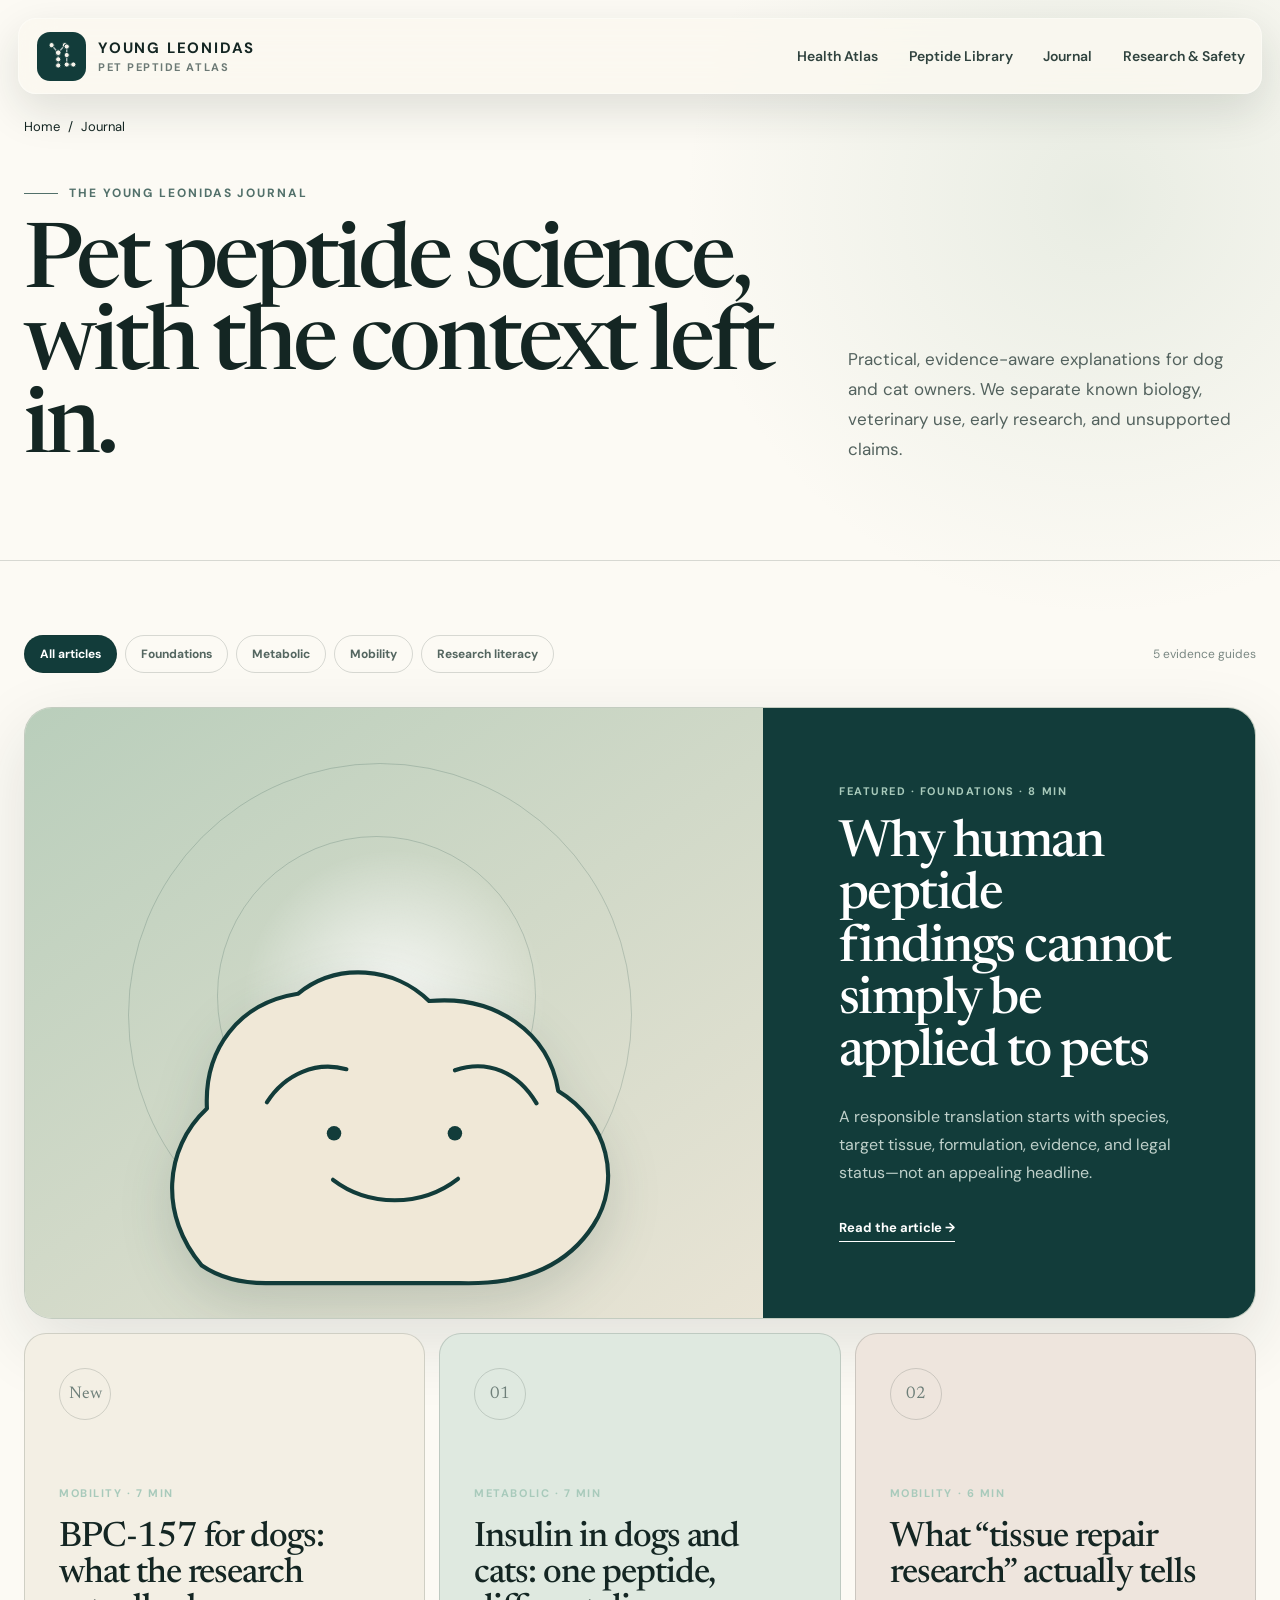
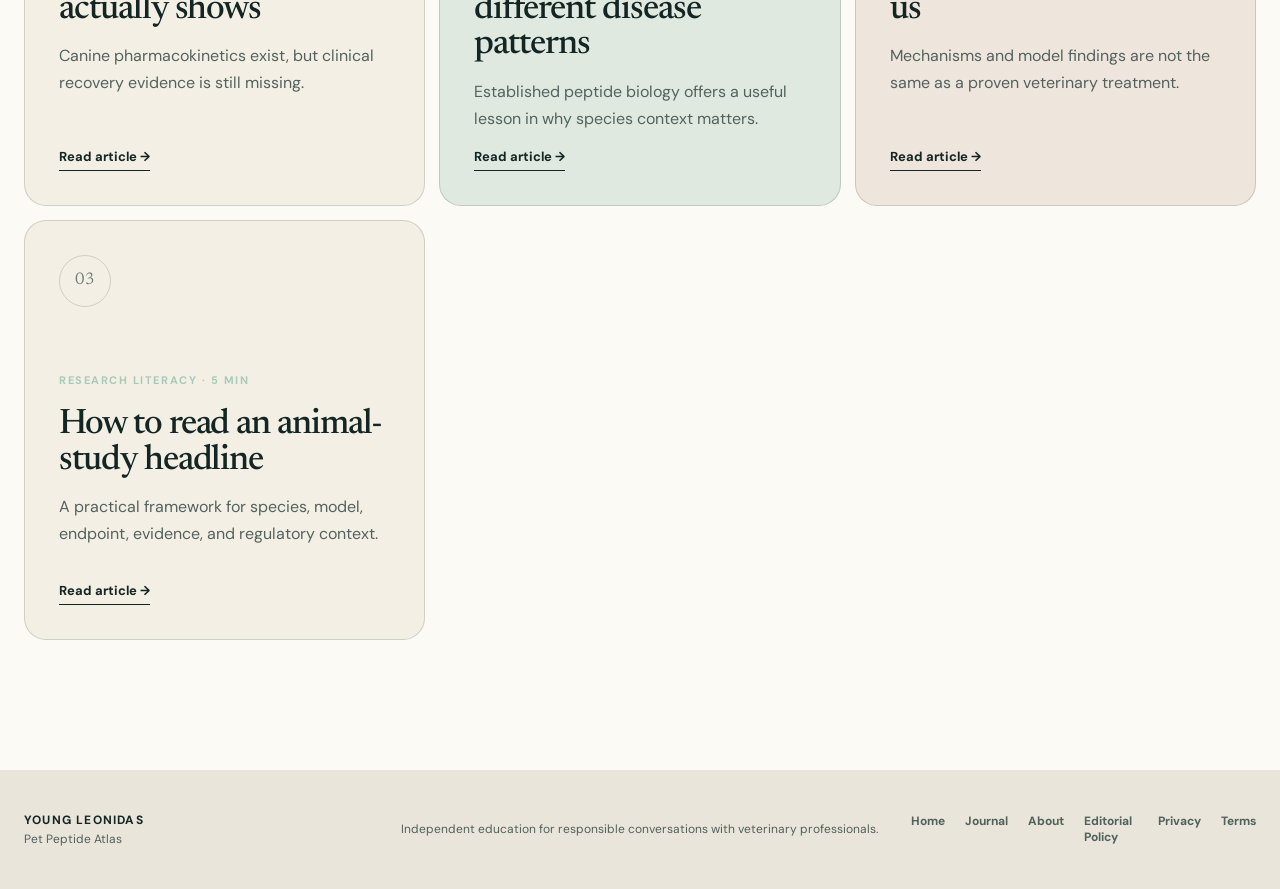
<file: blog.html>
<!DOCTYPE html>
<html lang="en">
  <head>
    <meta charset="UTF-8" />
    <meta name="viewport" content="width=device-width, initial-scale=1.0" />
    <title>Pet Peptide Research &amp; Evidence Guides | Young Leonidas</title>
    <meta
      name="description"
      content="Evidence-aware articles about peptide biology, veterinary research, pet metabolism, mobility, skin health, and healthy aging."
    />
    <meta name="theme-color" content="#123c3a" />
    <link rel="canonical" href="https://youngleonidas.com/blog.html" />
    <meta property="og:title" content="Young Leonidas Pet Peptide Research Journal" />
    <meta property="og:description" content="Clear, species-aware writing about peptide research for pet owners." />
    <meta property="og:type" content="website" />
    <meta property="og:url" content="https://youngleonidas.com/blog.html" />
    <meta property="og:image" content="https://youngleonidas.com/assets/pet-atlas-hero-v1.png" />
    <meta name="twitter:card" content="summary_large_image" />
    <link rel="alternate" type="application/rss+xml" title="Young Leonidas Journal" href="./feed.xml" />
    <link rel="icon" type="image/svg+xml" href="./favicon.svg" />
    <link rel="preconnect" href="https://fonts.googleapis.com" />
    <link rel="preconnect" href="https://fonts.gstatic.com" crossorigin />
    <link
      href="https://fonts.googleapis.com/css2?family=DM+Sans:wght@400;500;600;700&family=Newsreader:opsz,wght@6..72,400;6..72,500;6..72,600&display=swap"
      rel="stylesheet"
      media="print"
      onload="this.media='all'"
    />
    <link rel="stylesheet" href="./site.css" />
    <script type="application/ld+json">
      {
        "@context": "https://schema.org",
        "@type": "Blog",
        "name": "Young Leonidas Pet Peptide Research Journal",
        "url": "https://youngleonidas.com/blog.html",
        "description": "Species-aware educational articles about peptide biology and veterinary research.",
        "publisher": { "@type": "Organization", "@id": "https://youngleonidas.com/#organization", "name": "Young Leonidas", "url": "https://youngleonidas.com/" }
      }
    </script>
    <script type="application/ld+json">
      {
        "@context": "https://schema.org",
        "@type": "BreadcrumbList",
        "itemListElement": [
          { "@type": "ListItem", "position": 1, "name": "Home", "item": "https://youngleonidas.com/" },
          { "@type": "ListItem", "position": 2, "name": "Journal" }
        ]
      }
    </script>
    <script src="./site.js" defer></script>
  </head>
  <body class="inner-page">
    <header class="pet-header">
      <a class="pet-brand" href="./index.html" aria-label="Young Leonidas home">
        <span class="pet-brand-mark" aria-hidden="true">
          <svg viewBox="0 0 72 72" focusable="false">
            <path d="M14 13L28 29L42 13M28 29V56M46 16V54H60" />
            <circle cx="14" cy="13" r="5.5" /><circle cx="28" cy="29" r="6" />
            <circle cx="42" cy="13" r="5.5" /><circle cx="28" cy="43" r="5.5" />
            <circle cx="28" cy="56" r="5.5" /><circle cx="46" cy="16" r="5.5" />
            <circle cx="46" cy="34" r="5.5" /><circle cx="46" cy="54" r="5.5" />
            <circle cx="60" cy="54" r="5.5" />
          </svg>
        </span>
        <span><strong>Young Leonidas</strong><small>Pet Peptide Atlas</small></span>
      </a>
      <button class="menu-button" type="button" aria-expanded="false" aria-controls="pet-navigation">Menu</button>
      <nav class="pet-nav" id="pet-navigation" aria-label="Primary navigation">
        <a href="./index.html#atlas">Health Atlas</a>
        <a href="./index.html#library">Peptide Library</a>
        <a href="./blog.html" aria-current="page">Journal</a>
        <a href="./index.html#standards">Research &amp; Safety</a>
      </nav>
    </header>

    <nav class="breadcrumbs" aria-label="Breadcrumb">
      <ol><li><a href="./index.html">Home</a></li><li aria-current="page">Journal</li></ol>
    </nav>

    <main>
      <section class="page-hero">
        <div class="page-hero-grid section-wrap">
          <div>
            <p class="kicker kicker-dark"><span></span> The Young Leonidas Journal</p>
            <h1>Pet peptide science, with the context left in.</h1>
          </div>
          <p class="page-hero-copy">
            Practical, evidence-aware explanations for dog and cat owners. We separate known
            biology, veterinary use, early research, and unsupported claims.
          </p>
        </div>
      </section>

      <section class="blog-index section-wrap" aria-label="Journal articles">
        <div class="blog-controls">
          <div class="filter-pills" role="group" aria-label="Filter articles">
            <button class="filter-pill is-active" type="button" data-blog-filter="all" aria-pressed="true">All articles</button>
            <button class="filter-pill" type="button" data-blog-filter="foundations" aria-pressed="false">Foundations</button>
            <button class="filter-pill" type="button" data-blog-filter="metabolic" aria-pressed="false">Metabolic</button>
            <button class="filter-pill" type="button" data-blog-filter="mobility" aria-pressed="false">Mobility</button>
            <button class="filter-pill" type="button" data-blog-filter="research" aria-pressed="false">Research literacy</button>
          </div>
          <p class="blog-count">5 evidence guides</p>
        </div>

        <article class="blog-feature" data-blog-category="foundations">
          <div class="blog-feature-art" aria-hidden="true">
            <svg class="feature-animal" viewBox="0 0 600 440">
              <path d="M114 348C73 300 77 235 119 196C116 138 150 94 207 85C245 54 301 59 334 92C398 86 450 122 459 179C507 208 521 266 493 309C466 351 421 367 363 365H176C150 365 130 359 114 348Z" />
              <path class="feature-detail" d="M177 190C195 162 225 150 254 158M359 159C391 148 420 161 438 191M241 265C275 291 326 292 362 264" />
              <circle cx="242" cy="220" r="7" /><circle cx="359" cy="220" r="7" />
            </svg>
          </div>
          <div class="blog-feature-copy">
            <p class="blog-label">Featured · Foundations · 8 min</p>
            <h2>Why human peptide findings cannot simply be applied to pets</h2>
            <p>
              A responsible translation starts with species, target tissue, formulation, evidence,
              and legal status—not an appealing headline.
            </p>
            <a href="./articles/translating-peptide-research-to-pets.html">Read the article →</a>
          </div>
        </article>

        <div class="blog-grid">
          <article class="journal-index-card" data-blog-category="mobility">
            <div class="journal-index-number">New</div>
            <p class="blog-label">Mobility · 7 min</p>
            <h2>BPC-157 for dogs: what the research actually shows</h2>
            <p>Canine pharmacokinetics exist, but clinical recovery evidence is still missing.</p>
            <a href="./articles/bpc-157-for-dogs.html">Read article →</a>
          </article>

          <article class="journal-index-card" data-blog-category="metabolic">
            <div class="journal-index-number">01</div>
            <p class="blog-label">Metabolic · 7 min</p>
            <h2>Insulin in dogs and cats: one peptide, different disease patterns</h2>
            <p>Established peptide biology offers a useful lesson in why species context matters.</p>
            <a href="./articles/insulin-dogs-cats.html">Read article →</a>
          </article>

          <article class="journal-index-card" data-blog-category="mobility">
            <div class="journal-index-number">02</div>
            <p class="blog-label">Mobility · 6 min</p>
            <h2>What “tissue repair research” actually tells us</h2>
            <p>Mechanisms and model findings are not the same as a proven veterinary treatment.</p>
            <a href="./articles/tissue-repair-research.html">Read article →</a>
          </article>

          <article class="journal-index-card" data-blog-category="research">
            <div class="journal-index-number">03</div>
            <p class="blog-label">Research literacy · 5 min</p>
            <h2>How to read an animal-study headline</h2>
            <p>A practical framework for species, model, endpoint, evidence, and regulatory context.</p>
            <a href="./articles/how-to-read-animal-study.html">Read article →</a>
          </article>
        </div>
      </section>
    </main>

    <footer class="pet-footer">
      <div class="footer-brand"><strong>Young Leonidas</strong><span>Pet Peptide Atlas</span></div>
      <p>Independent education for responsible conversations with veterinary professionals.</p>
      <nav aria-label="Footer navigation">
        <a href="./index.html">Home</a><a href="./blog.html">Journal</a>
        <a href="./about.html">About</a><a href="./editorial-policy.html">Editorial Policy</a>
        <a href="./privacy.html">Privacy</a><a href="./terms.html">Terms</a>
      </nav>
    </footer>
  </body>
</html>
</file>
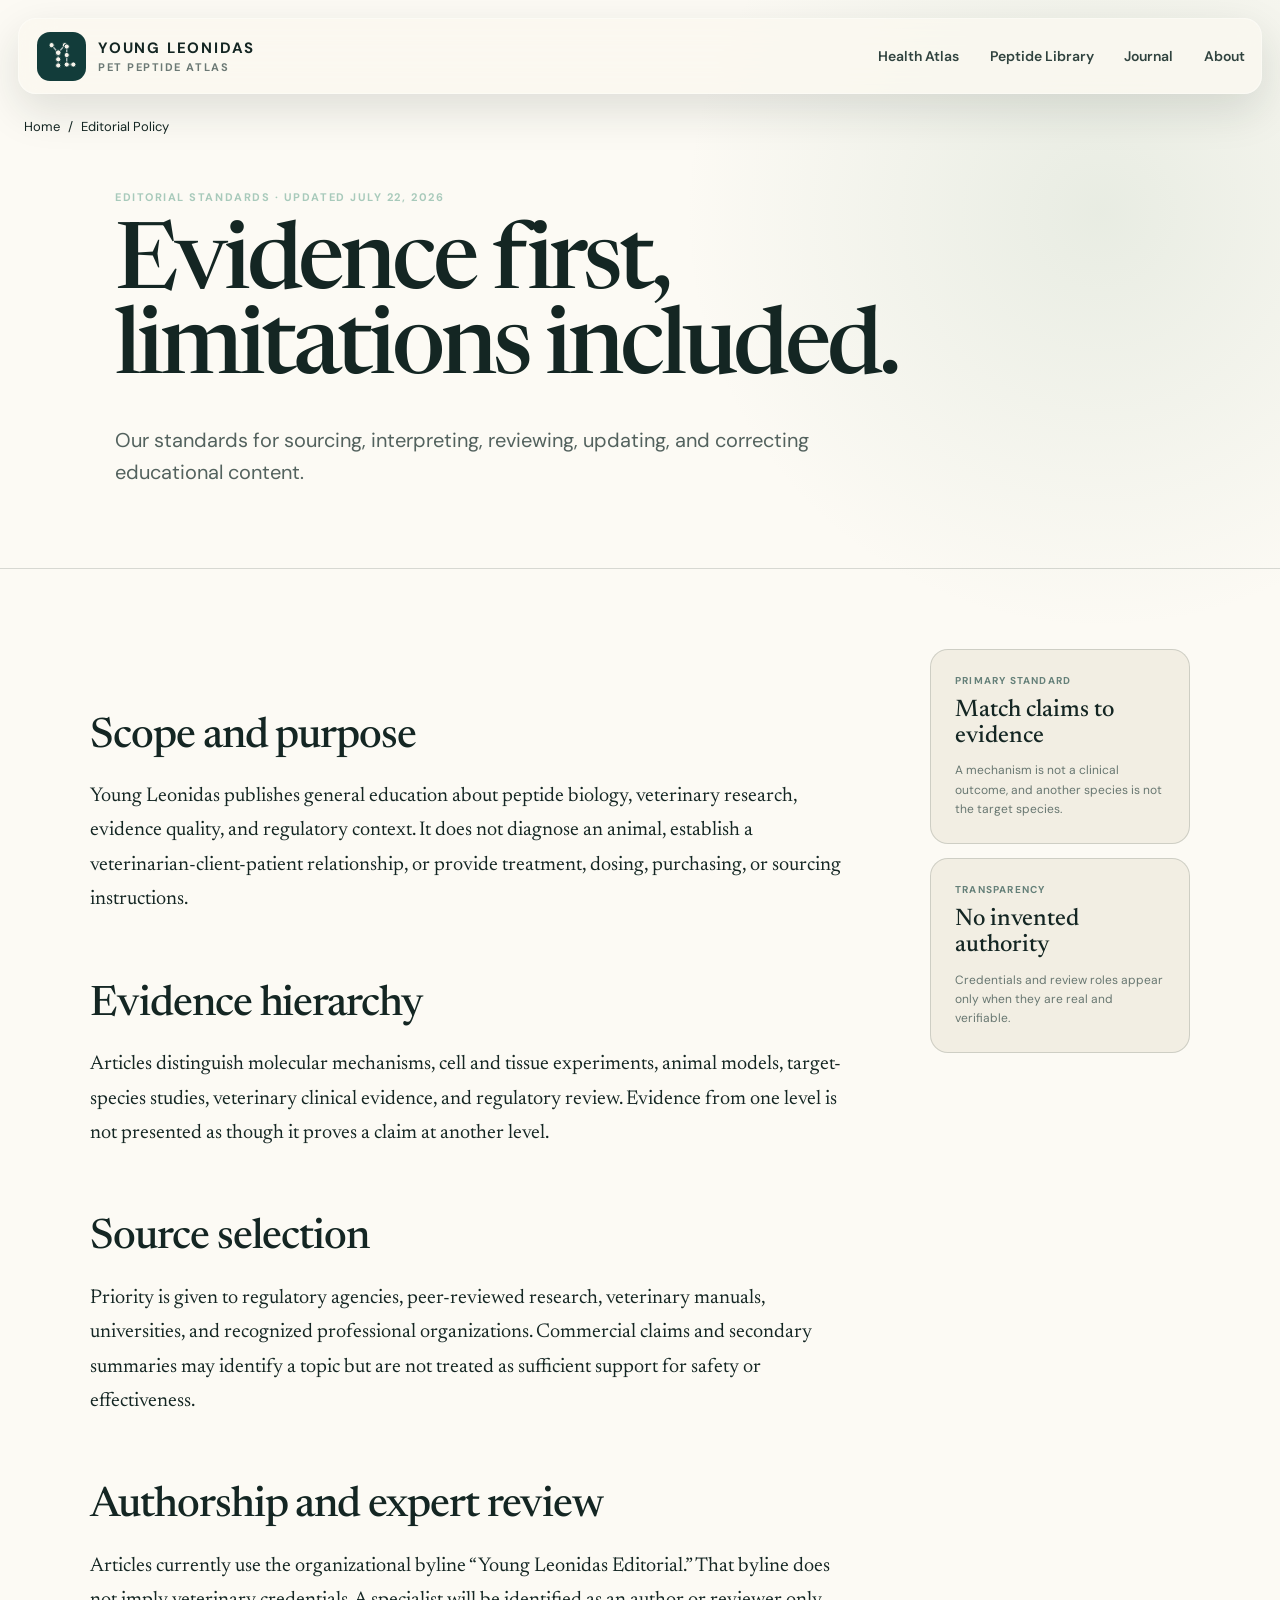
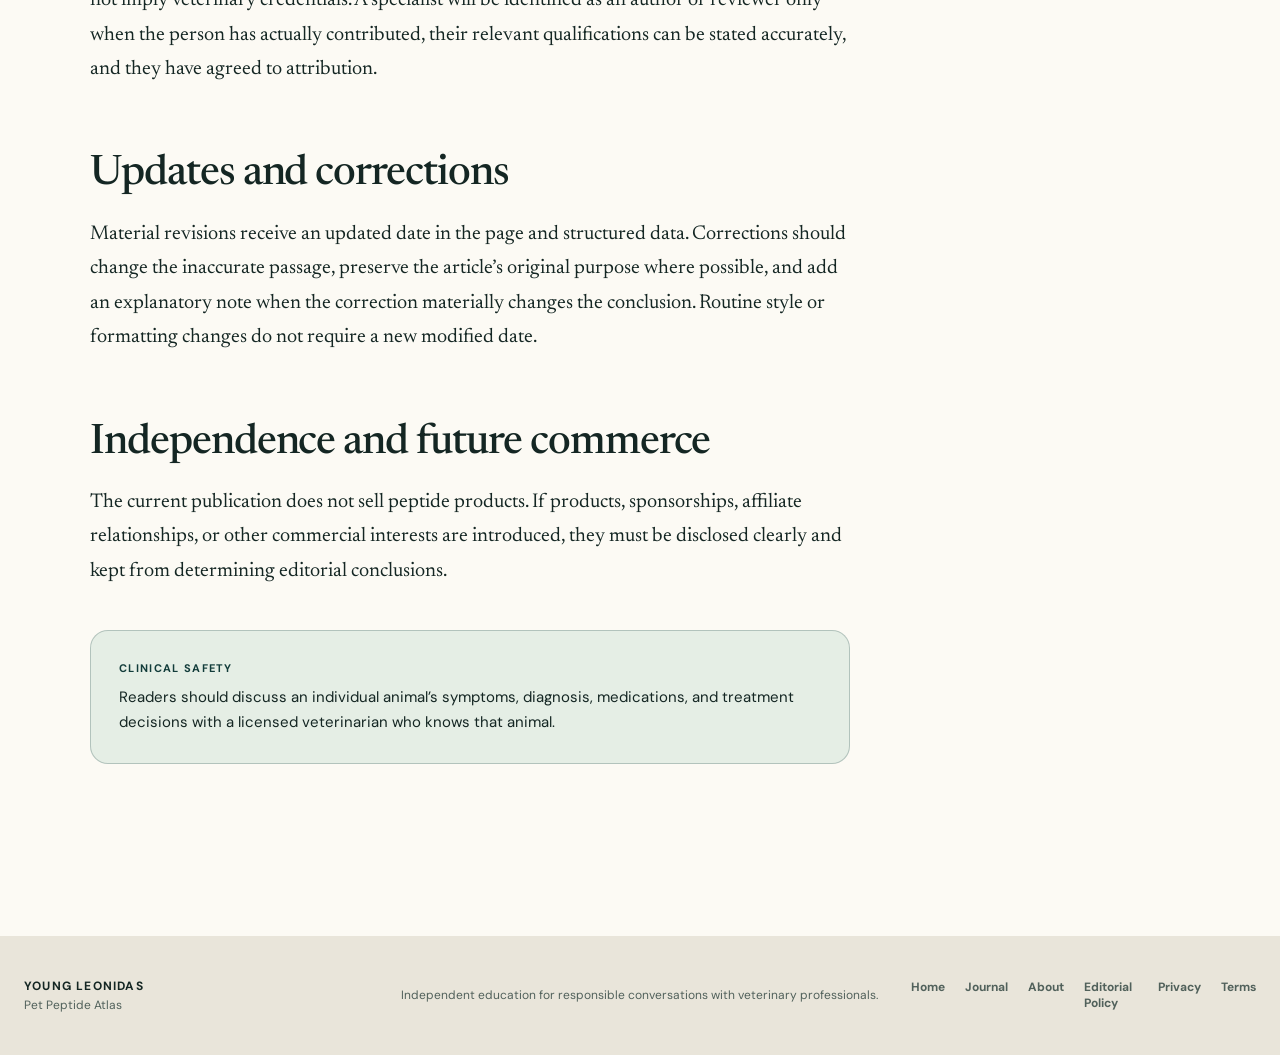
<file: editorial-policy.html>
<!DOCTYPE html>
<html lang="en">
  <head>
    <meta charset="UTF-8" />
    <meta name="viewport" content="width=device-width, initial-scale=1.0" />
    <title>Editorial Standards &amp; Corrections | Young Leonidas</title>
    <meta name="description" content="How Young Leonidas researches, sources, reviews, updates, and corrects educational content about pet peptide science." />
    <meta name="theme-color" content="#123c3a" />
    <link rel="canonical" href="https://youngleonidas.com/editorial-policy.html" />
    <link rel="icon" type="image/svg+xml" href="./favicon.svg" />
    <link rel="preconnect" href="https://fonts.googleapis.com" />
    <link rel="preconnect" href="https://fonts.gstatic.com" crossorigin />
    <link href="https://fonts.googleapis.com/css2?family=DM+Sans:wght@400;500;600;700&family=Newsreader:opsz,wght@6..72,400;6..72,500;6..72,600&display=swap" rel="stylesheet" media="print" onload="this.media='all'" />
    <link rel="stylesheet" href="./site.css" />
    <script type="application/ld+json">{"@context":"https://schema.org","@graph":[{"@type":"WebPage","@id":"https://youngleonidas.com/editorial-policy.html#page","url":"https://youngleonidas.com/editorial-policy.html","name":"Young Leonidas Editorial Policy and Corrections"},{"@type":"BreadcrumbList","itemListElement":[{"@type":"ListItem","position":1,"name":"Home","item":"https://youngleonidas.com/"},{"@type":"ListItem","position":2,"name":"Editorial Policy"}]}]}</script>
    <script src="./site.js" defer></script>
  </head>
  <body class="inner-page">
    <header class="pet-header">
      <a class="pet-brand" href="./index.html" aria-label="Young Leonidas home"><span class="pet-brand-mark" aria-hidden="true"><svg viewBox="0 0 72 72"><path d="M14 13L28 29L42 13M28 29V56M46 16V54H60" /><circle cx="14" cy="13" r="5.5" /><circle cx="28" cy="29" r="6" /><circle cx="42" cy="13" r="5.5" /><circle cx="28" cy="43" r="5.5" /><circle cx="28" cy="56" r="5.5" /><circle cx="46" cy="16" r="5.5" /><circle cx="46" cy="34" r="5.5" /><circle cx="46" cy="54" r="5.5" /><circle cx="60" cy="54" r="5.5" /></svg></span><span><strong>Young Leonidas</strong><small>Pet Peptide Atlas</small></span></a>
      <button class="menu-button" type="button" aria-expanded="false" aria-controls="pet-navigation">Menu</button>
      <nav class="pet-nav" id="pet-navigation" aria-label="Primary navigation"><a href="./index.html#atlas">Health Atlas</a><a href="./index.html#library">Peptide Library</a><a href="./blog.html">Journal</a><a href="./about.html">About</a></nav>
    </header>
    <nav class="breadcrumbs" aria-label="Breadcrumb"><ol><li><a href="./index.html">Home</a></li><li aria-current="page">Editorial Policy</li></ol></nav>
    <main>
      <header class="article-hero"><div class="article-hero-inner"><p class="article-label">Editorial standards · Updated July 22, 2026</p><h1>Evidence first, limitations included.</h1><p class="article-dek">Our standards for sourcing, interpreting, reviewing, updating, and correcting educational content.</p></div></header>
      <div class="article-layout">
        <article class="article-content">
          <h2>Scope and purpose</h2>
          <p>Young Leonidas publishes general education about peptide biology, veterinary research, evidence quality, and regulatory context. It does not diagnose an animal, establish a veterinarian-client-patient relationship, or provide treatment, dosing, purchasing, or sourcing instructions.</p>
          <h2>Evidence hierarchy</h2>
          <p>Articles distinguish molecular mechanisms, cell and tissue experiments, animal models, target-species studies, veterinary clinical evidence, and regulatory review. Evidence from one level is not presented as though it proves a claim at another level.</p>
          <h2>Source selection</h2>
          <p>Priority is given to regulatory agencies, peer-reviewed research, veterinary manuals, universities, and recognized professional organizations. Commercial claims and secondary summaries may identify a topic but are not treated as sufficient support for safety or effectiveness.</p>
          <h2>Authorship and expert review</h2>
          <p>Articles currently use the organizational byline “Young Leonidas Editorial.” That byline does not imply veterinary credentials. A specialist will be identified as an author or reviewer only when the person has actually contributed, their relevant qualifications can be stated accurately, and they have agreed to attribution.</p>
          <h2>Updates and corrections</h2>
          <p>Material revisions receive an updated date in the page and structured data. Corrections should change the inaccurate passage, preserve the article’s original purpose where possible, and add an explanatory note when the correction materially changes the conclusion. Routine style or formatting changes do not require a new modified date.</p>
          <h2>Independence and future commerce</h2>
          <p>The current publication does not sell peptide products. If products, sponsorships, affiliate relationships, or other commercial interests are introduced, they must be disclosed clearly and kept from determining editorial conclusions.</p>
          <div class="article-callout"><strong>Clinical safety</strong>Readers should discuss an individual animal’s symptoms, diagnosis, medications, and treatment decisions with a licensed veterinarian who knows that animal.</div>
        </article>
        <aside class="article-aside" aria-label="Editorial policy summary"><div class="aside-card"><span>Primary standard</span><strong>Match claims to evidence</strong><p>A mechanism is not a clinical outcome, and another species is not the target species.</p></div><div class="aside-card"><span>Transparency</span><strong>No invented authority</strong><p>Credentials and review roles appear only when they are real and verifiable.</p></div></aside>
      </div>
    </main>
    <footer class="pet-footer"><div class="footer-brand"><strong>Young Leonidas</strong><span>Pet Peptide Atlas</span></div><p>Independent education for responsible conversations with veterinary professionals.</p><nav aria-label="Footer navigation"><a href="./index.html">Home</a><a href="./blog.html">Journal</a><a href="./about.html">About</a><a href="./editorial-policy.html">Editorial Policy</a><a href="./privacy.html">Privacy</a><a href="./terms.html">Terms</a></nav></footer>
  </body>
</html>
</file>
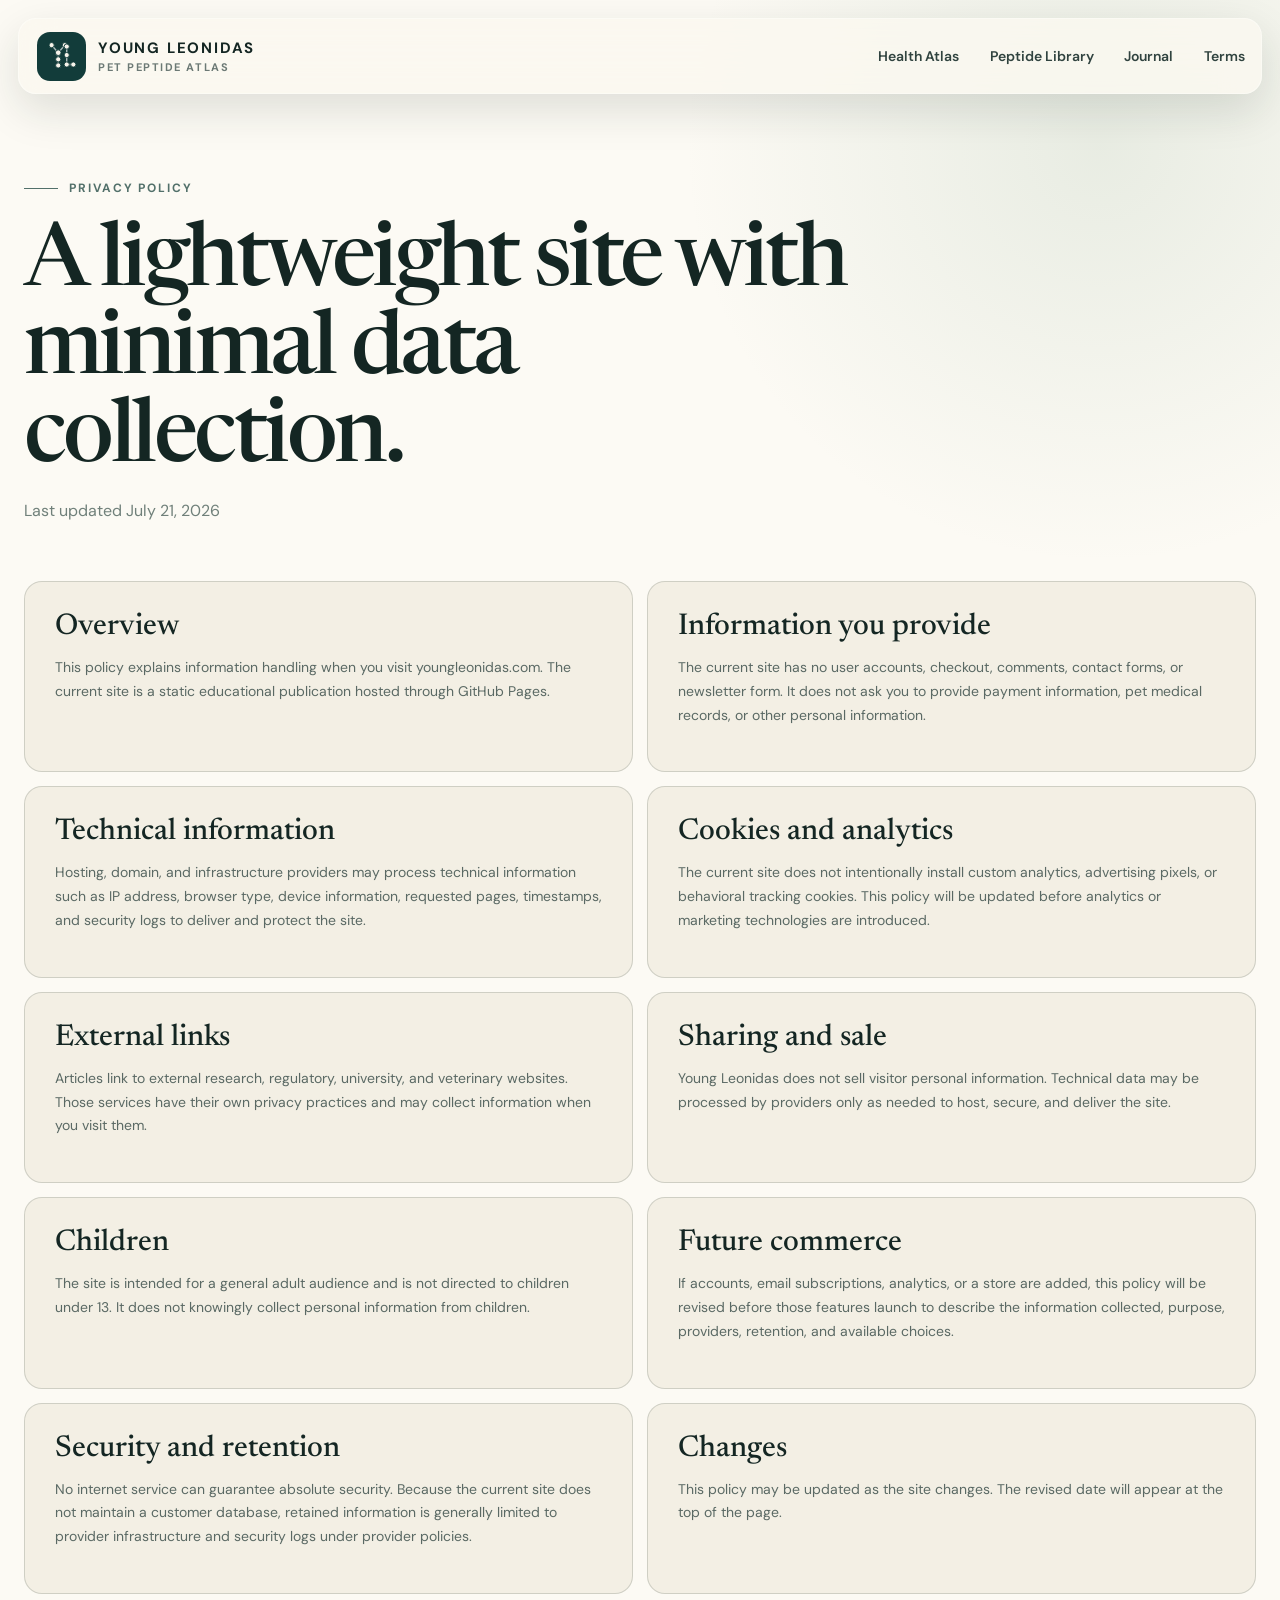
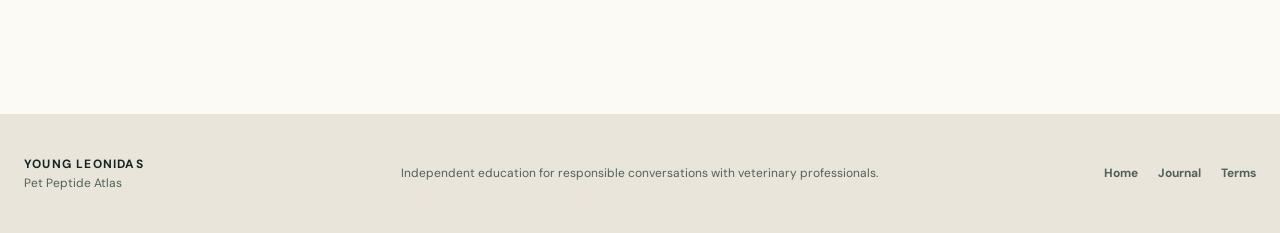
<file: privacy.html>
<!DOCTYPE html>
<html lang="en">
  <head>
    <meta charset="UTF-8" /><meta name="viewport" content="width=device-width, initial-scale=1.0" />
    <title>Privacy Policy | Young Leonidas</title>
    <meta name="description" content="Privacy practices for the Young Leonidas Pet Peptide Atlas and Journal." />
    <meta name="robots" content="noindex,follow" />
    <meta name="theme-color" content="#123c3a" /><link rel="canonical" href="https://youngleonidas.com/privacy.html" />
    <link rel="icon" type="image/svg+xml" href="./favicon.svg" /><link rel="preconnect" href="https://fonts.googleapis.com" /><link rel="preconnect" href="https://fonts.gstatic.com" crossorigin /><link href="https://fonts.googleapis.com/css2?family=DM+Sans:wght@400;500;600;700&family=Newsreader:opsz,wght@6..72,400;6..72,500;6..72,600&display=swap" rel="stylesheet" media="print" onload="this.media='all'" /><link rel="stylesheet" href="./site.css" /><script src="./site.js" defer></script>
  </head>
  <body class="inner-page">
    <header class="pet-header"><a class="pet-brand" href="./index.html" aria-label="Young Leonidas home"><span class="pet-brand-mark" aria-hidden="true"><svg viewBox="0 0 72 72"><path d="M14 13L28 29L42 13M28 29V56M46 16V54H60" /><circle cx="14" cy="13" r="5.5" /><circle cx="28" cy="29" r="6" /><circle cx="42" cy="13" r="5.5" /><circle cx="28" cy="43" r="5.5" /><circle cx="28" cy="56" r="5.5" /><circle cx="46" cy="16" r="5.5" /><circle cx="46" cy="34" r="5.5" /><circle cx="46" cy="54" r="5.5" /><circle cx="60" cy="54" r="5.5" /></svg></span><span><strong>Young Leonidas</strong><small>Pet Peptide Atlas</small></span></a><button class="menu-button" type="button" aria-expanded="false" aria-controls="pet-navigation">Menu</button><nav class="pet-nav" id="pet-navigation" aria-label="Primary navigation"><a href="./index.html#atlas">Health Atlas</a><a href="./index.html#library">Peptide Library</a><a href="./blog.html">Journal</a><a href="./terms.html">Terms</a></nav></header>
    <main class="legal-page-modern section-wrap">
      <header><p class="kicker kicker-dark"><span></span> Privacy policy</p><h1>A lightweight site with minimal data collection.</h1><p class="legal-meta">Last updated July 21, 2026</p></header>
      <section class="legal-grid-modern">
        <article><h2>Overview</h2><p>This policy explains information handling when you visit youngleonidas.com. The current site is a static educational publication hosted through GitHub Pages.</p></article>
        <article><h2>Information you provide</h2><p>The current site has no user accounts, checkout, comments, contact forms, or newsletter form. It does not ask you to provide payment information, pet medical records, or other personal information.</p></article>
        <article><h2>Technical information</h2><p>Hosting, domain, and infrastructure providers may process technical information such as IP address, browser type, device information, requested pages, timestamps, and security logs to deliver and protect the site.</p></article>
        <article><h2>Cookies and analytics</h2><p>The current site does not intentionally install custom analytics, advertising pixels, or behavioral tracking cookies. This policy will be updated before analytics or marketing technologies are introduced.</p></article>
        <article><h2>External links</h2><p>Articles link to external research, regulatory, university, and veterinary websites. Those services have their own privacy practices and may collect information when you visit them.</p></article>
        <article><h2>Sharing and sale</h2><p>Young Leonidas does not sell visitor personal information. Technical data may be processed by providers only as needed to host, secure, and deliver the site.</p></article>
        <article><h2>Children</h2><p>The site is intended for a general adult audience and is not directed to children under 13. It does not knowingly collect personal information from children.</p></article>
        <article><h2>Future commerce</h2><p>If accounts, email subscriptions, analytics, or a store are added, this policy will be revised before those features launch to describe the information collected, purpose, providers, retention, and available choices.</p></article>
        <article><h2>Security and retention</h2><p>No internet service can guarantee absolute security. Because the current site does not maintain a customer database, retained information is generally limited to provider infrastructure and security logs under provider policies.</p></article>
        <article><h2>Changes</h2><p>This policy may be updated as the site changes. The revised date will appear at the top of the page.</p></article>
      </section>
    </main>
    <footer class="pet-footer"><div class="footer-brand"><strong>Young Leonidas</strong><span>Pet Peptide Atlas</span></div><p>Independent education for responsible conversations with veterinary professionals.</p><nav aria-label="Footer navigation"><a href="./index.html">Home</a><a href="./blog.html">Journal</a><a href="./terms.html">Terms</a></nav></footer>
  </body>
</html>
</file>
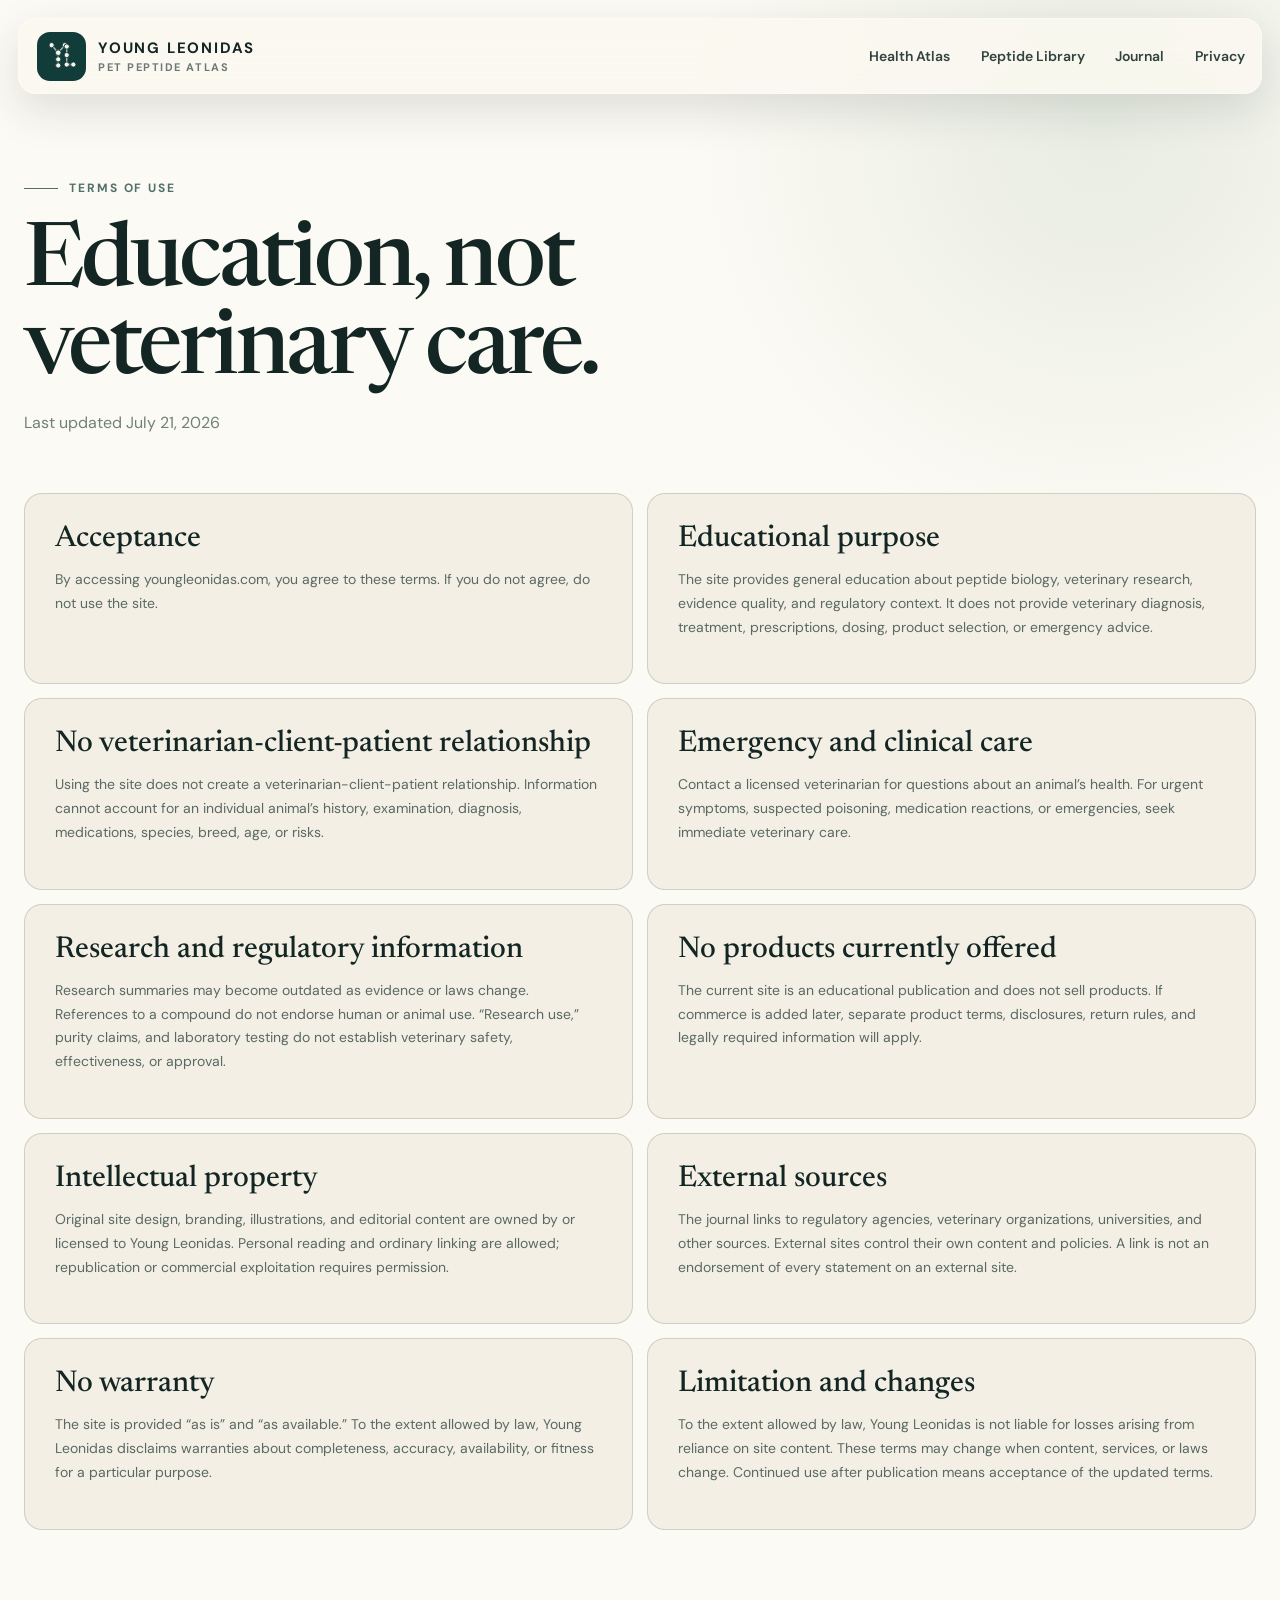
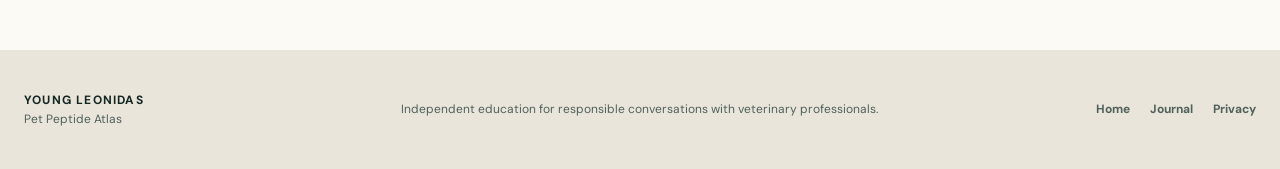
<file: terms.html>
<!DOCTYPE html>
<html lang="en">
  <head>
    <meta charset="UTF-8" /><meta name="viewport" content="width=device-width, initial-scale=1.0" />
    <title>Terms of Use | Young Leonidas</title>
    <meta name="description" content="Terms governing use of the Young Leonidas Pet Peptide Atlas and Journal." />
    <meta name="robots" content="noindex,follow" />
    <meta name="theme-color" content="#123c3a" /><link rel="canonical" href="https://youngleonidas.com/terms.html" />
    <link rel="icon" type="image/svg+xml" href="./favicon.svg" /><link rel="preconnect" href="https://fonts.googleapis.com" /><link rel="preconnect" href="https://fonts.gstatic.com" crossorigin /><link href="https://fonts.googleapis.com/css2?family=DM+Sans:wght@400;500;600;700&family=Newsreader:opsz,wght@6..72,400;6..72,500;6..72,600&display=swap" rel="stylesheet" media="print" onload="this.media='all'" /><link rel="stylesheet" href="./site.css" /><script src="./site.js" defer></script>
  </head>
  <body class="inner-page">
    <header class="pet-header"><a class="pet-brand" href="./index.html" aria-label="Young Leonidas home"><span class="pet-brand-mark" aria-hidden="true"><svg viewBox="0 0 72 72"><path d="M14 13L28 29L42 13M28 29V56M46 16V54H60" /><circle cx="14" cy="13" r="5.5" /><circle cx="28" cy="29" r="6" /><circle cx="42" cy="13" r="5.5" /><circle cx="28" cy="43" r="5.5" /><circle cx="28" cy="56" r="5.5" /><circle cx="46" cy="16" r="5.5" /><circle cx="46" cy="34" r="5.5" /><circle cx="46" cy="54" r="5.5" /><circle cx="60" cy="54" r="5.5" /></svg></span><span><strong>Young Leonidas</strong><small>Pet Peptide Atlas</small></span></a><button class="menu-button" type="button" aria-expanded="false" aria-controls="pet-navigation">Menu</button><nav class="pet-nav" id="pet-navigation" aria-label="Primary navigation"><a href="./index.html#atlas">Health Atlas</a><a href="./index.html#library">Peptide Library</a><a href="./blog.html">Journal</a><a href="./privacy.html">Privacy</a></nav></header>
    <main class="legal-page-modern section-wrap">
      <header><p class="kicker kicker-dark"><span></span> Terms of use</p><h1>Education, not veterinary care.</h1><p class="legal-meta">Last updated July 21, 2026</p></header>
      <section class="legal-grid-modern">
        <article><h2>Acceptance</h2><p>By accessing youngleonidas.com, you agree to these terms. If you do not agree, do not use the site.</p></article>
        <article><h2>Educational purpose</h2><p>The site provides general education about peptide biology, veterinary research, evidence quality, and regulatory context. It does not provide veterinary diagnosis, treatment, prescriptions, dosing, product selection, or emergency advice.</p></article>
        <article><h2>No veterinarian-client-patient relationship</h2><p>Using the site does not create a veterinarian-client-patient relationship. Information cannot account for an individual animal’s history, examination, diagnosis, medications, species, breed, age, or risks.</p></article>
        <article><h2>Emergency and clinical care</h2><p>Contact a licensed veterinarian for questions about an animal’s health. For urgent symptoms, suspected poisoning, medication reactions, or emergencies, seek immediate veterinary care.</p></article>
        <article><h2>Research and regulatory information</h2><p>Research summaries may become outdated as evidence or laws change. References to a compound do not endorse human or animal use. “Research use,” purity claims, and laboratory testing do not establish veterinary safety, effectiveness, or approval.</p></article>
        <article><h2>No products currently offered</h2><p>The current site is an educational publication and does not sell products. If commerce is added later, separate product terms, disclosures, return rules, and legally required information will apply.</p></article>
        <article><h2>Intellectual property</h2><p>Original site design, branding, illustrations, and editorial content are owned by or licensed to Young Leonidas. Personal reading and ordinary linking are allowed; republication or commercial exploitation requires permission.</p></article>
        <article><h2>External sources</h2><p>The journal links to regulatory agencies, veterinary organizations, universities, and other sources. External sites control their own content and policies. A link is not an endorsement of every statement on an external site.</p></article>
        <article><h2>No warranty</h2><p>The site is provided “as is” and “as available.” To the extent allowed by law, Young Leonidas disclaims warranties about completeness, accuracy, availability, or fitness for a particular purpose.</p></article>
        <article><h2>Limitation and changes</h2><p>To the extent allowed by law, Young Leonidas is not liable for losses arising from reliance on site content. These terms may change when content, services, or laws change. Continued use after publication means acceptance of the updated terms.</p></article>
      </section>
    </main>
    <footer class="pet-footer"><div class="footer-brand"><strong>Young Leonidas</strong><span>Pet Peptide Atlas</span></div><p>Independent education for responsible conversations with veterinary professionals.</p><nav aria-label="Footer navigation"><a href="./index.html">Home</a><a href="./blog.html">Journal</a><a href="./privacy.html">Privacy</a></nav></footer>
  </body>
</html>
</file>
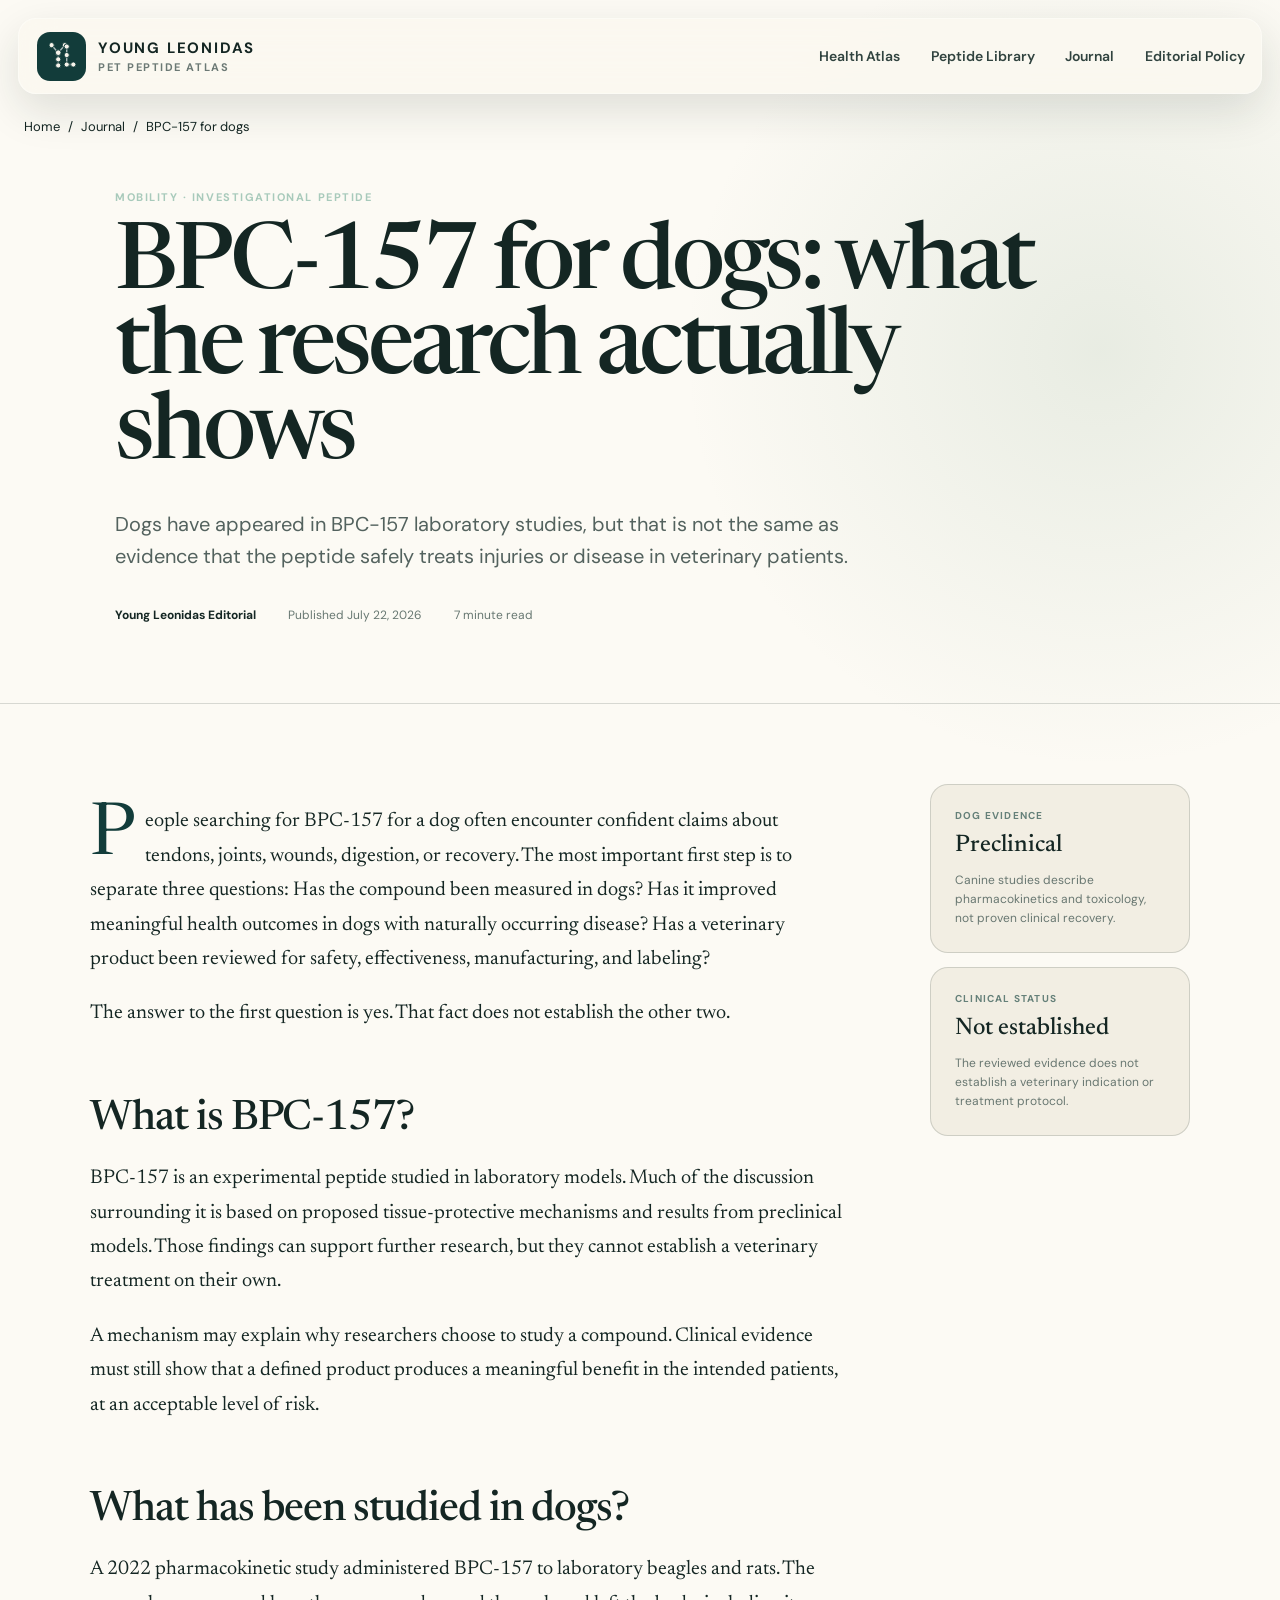
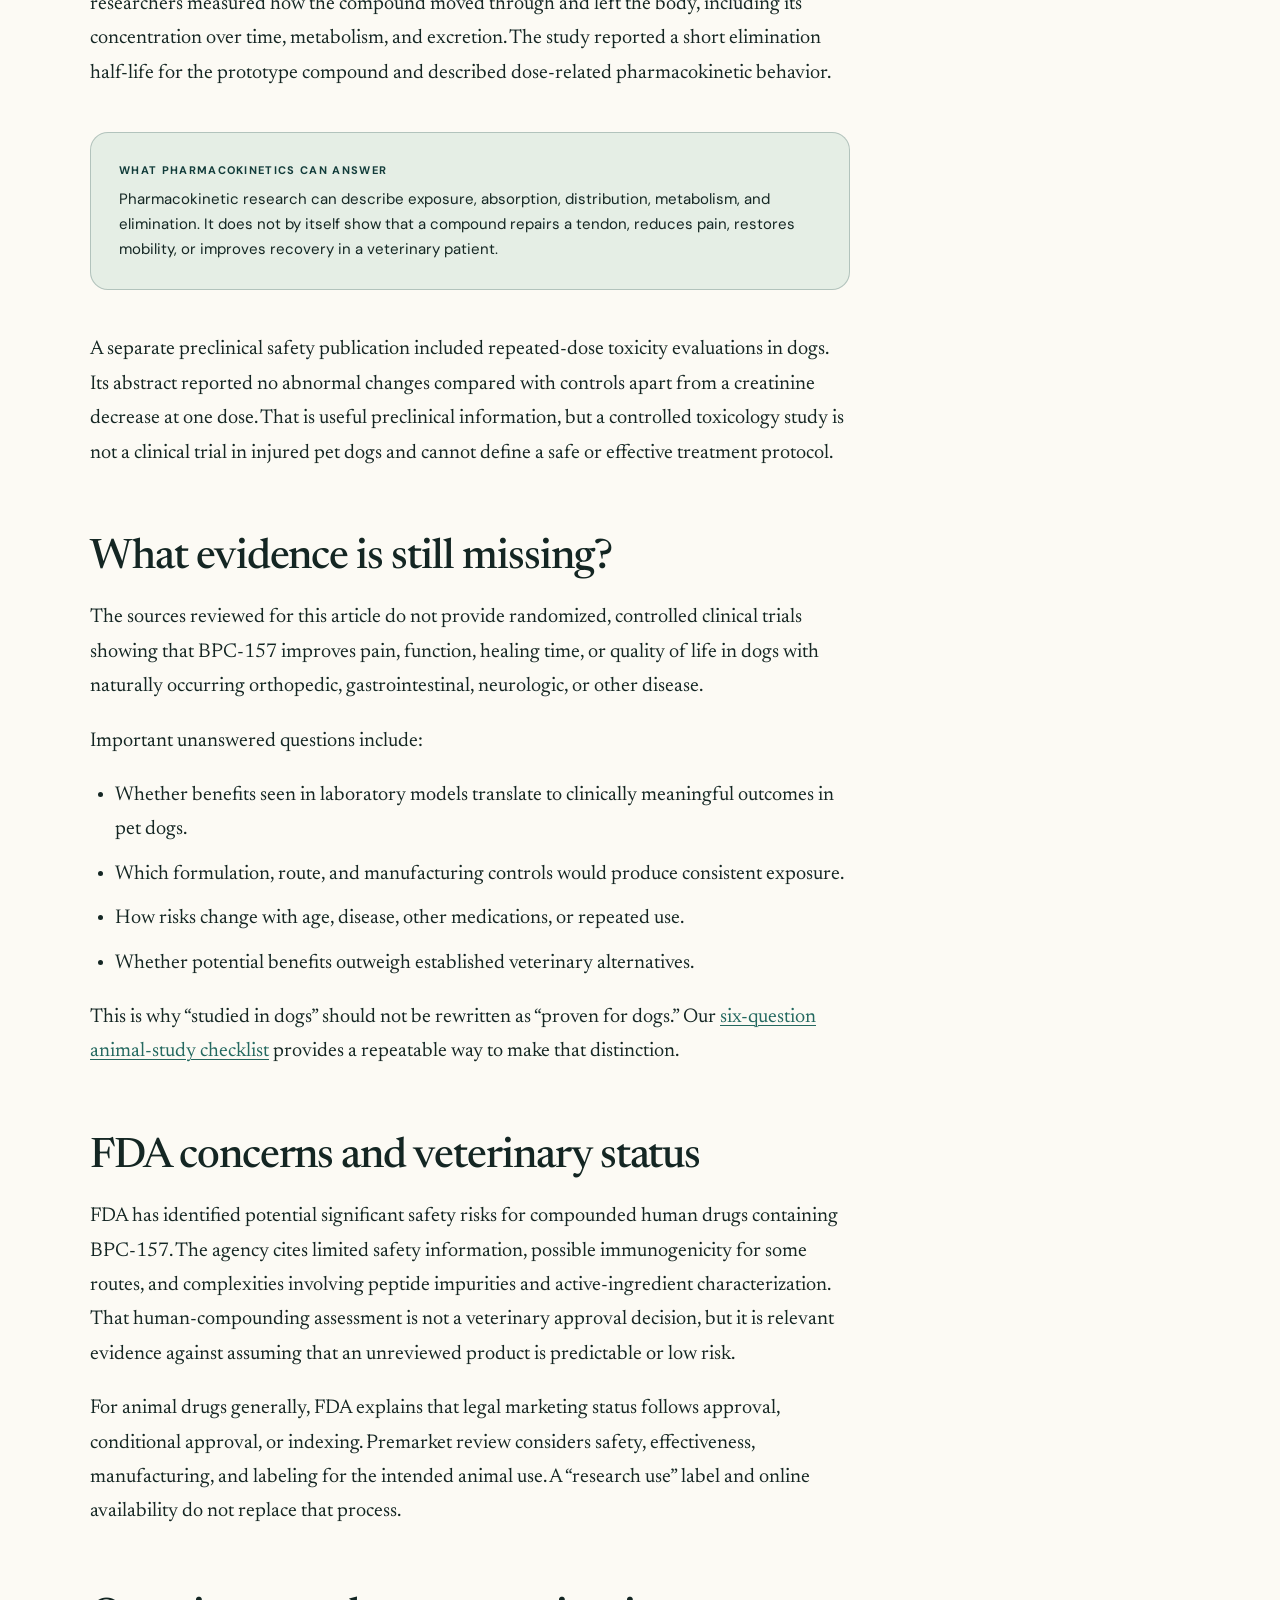
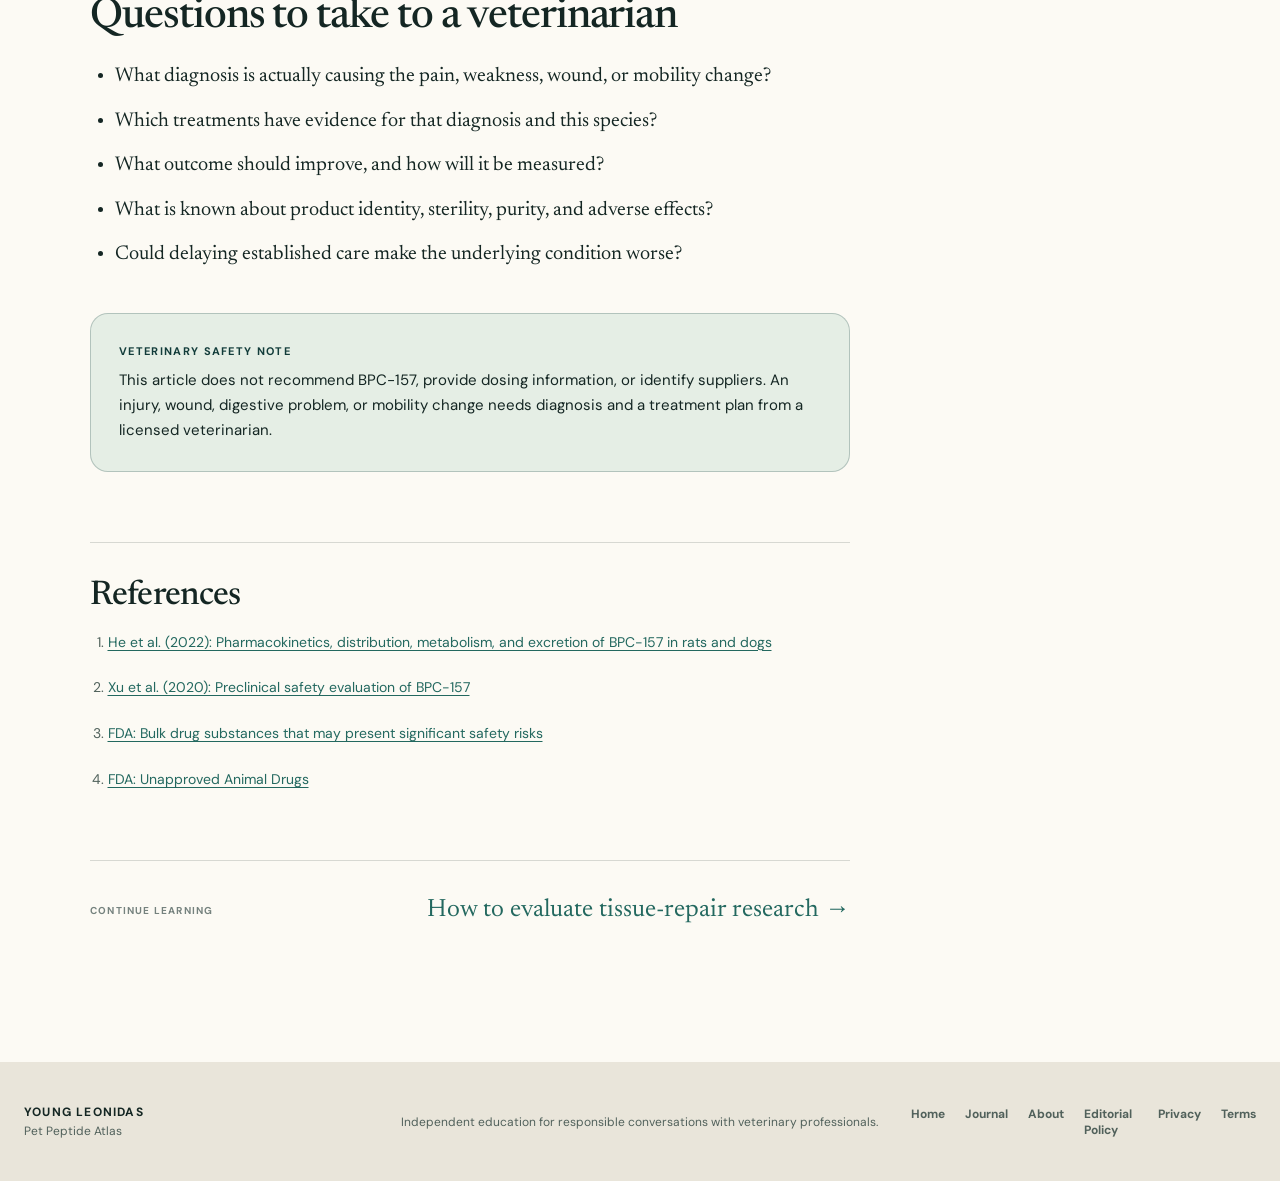
<file: articles/bpc-157-for-dogs.html>
<!DOCTYPE html>
<html lang="en">
  <head>
    <meta charset="UTF-8" />
    <meta name="viewport" content="width=device-width, initial-scale=1.0" />
    <title>BPC-157 for Dogs: What Research Shows | Young Leonidas</title>
    <meta name="description" content="What dog studies of BPC-157 actually measured, why laboratory pharmacokinetics do not prove injury recovery, and what FDA safety concerns mean." />
    <meta name="theme-color" content="#123c3a" />
    <link rel="canonical" href="https://youngleonidas.com/articles/bpc-157-for-dogs.html" />
    <meta property="og:title" content="BPC-157 for Dogs: What Research Shows" />
    <meta property="og:description" content="Canine pharmacokinetics, safety limitations, and the missing clinical evidence." />
    <meta property="og:type" content="article" />
    <meta property="og:url" content="https://youngleonidas.com/articles/bpc-157-for-dogs.html" />
    <meta property="og:image" content="https://youngleonidas.com/assets/pet-atlas-hero-v1.png" />
    <meta name="twitter:card" content="summary_large_image" />
    <link rel="icon" type="image/svg+xml" href="../favicon.svg" />
    <link rel="preconnect" href="https://fonts.googleapis.com" />
    <link rel="preconnect" href="https://fonts.gstatic.com" crossorigin />
    <link href="https://fonts.googleapis.com/css2?family=DM+Sans:wght@400;500;600;700&family=Newsreader:opsz,wght@6..72,400;6..72,500;6..72,600&display=swap" rel="stylesheet" media="print" onload="this.media='all'" />
    <link rel="stylesheet" href="../site.css" />
    <script type="application/ld+json">
      {
        "@context": "https://schema.org",
        "@type": "BlogPosting",
        "headline": "BPC-157 for Dogs: What the Research Actually Shows",
        "description": "A review of canine BPC-157 pharmacokinetics, safety limitations, and missing clinical evidence.",
        "image": "https://youngleonidas.com/assets/pet-atlas-hero-v1.png",
        "datePublished": "2026-07-22T00:00:00-04:00",
        "dateModified": "2026-07-22T00:00:00-04:00",
        "author": { "@type": "Organization", "name": "Young Leonidas Editorial", "url": "https://youngleonidas.com/about.html" },
        "publisher": { "@type": "Organization", "@id": "https://youngleonidas.com/#organization", "name": "Young Leonidas", "url": "https://youngleonidas.com/" },
        "mainEntityOfPage": "https://youngleonidas.com/articles/bpc-157-for-dogs.html"
      }
    </script>
    <script type="application/ld+json">{"@context":"https://schema.org","@type":"BreadcrumbList","itemListElement":[{"@type":"ListItem","position":1,"name":"Home","item":"https://youngleonidas.com/"},{"@type":"ListItem","position":2,"name":"Journal","item":"https://youngleonidas.com/blog.html"},{"@type":"ListItem","position":3,"name":"BPC-157 for Dogs"}]}</script>
    <script src="../site.js" defer></script>
  </head>
  <body class="inner-page">
    <header class="pet-header"><a class="pet-brand" href="../index.html" aria-label="Young Leonidas home"><span class="pet-brand-mark" aria-hidden="true"><svg viewBox="0 0 72 72"><path d="M14 13L28 29L42 13M28 29V56M46 16V54H60" /><circle cx="14" cy="13" r="5.5" /><circle cx="28" cy="29" r="6" /><circle cx="42" cy="13" r="5.5" /><circle cx="28" cy="43" r="5.5" /><circle cx="28" cy="56" r="5.5" /><circle cx="46" cy="16" r="5.5" /><circle cx="46" cy="34" r="5.5" /><circle cx="46" cy="54" r="5.5" /><circle cx="60" cy="54" r="5.5" /></svg></span><span><strong>Young Leonidas</strong><small>Pet Peptide Atlas</small></span></a><button class="menu-button" type="button" aria-expanded="false" aria-controls="pet-navigation">Menu</button><nav class="pet-nav" id="pet-navigation" aria-label="Primary navigation"><a href="../index.html#atlas">Health Atlas</a><a href="../index.html#library">Peptide Library</a><a href="../blog.html">Journal</a><a href="../editorial-policy.html">Editorial Policy</a></nav></header>
    <nav class="breadcrumbs" aria-label="Breadcrumb"><ol><li><a href="../index.html">Home</a></li><li><a href="../blog.html">Journal</a></li><li aria-current="page">BPC-157 for dogs</li></ol></nav>
    <main>
      <header class="article-hero"><div class="article-hero-inner"><p class="article-label">Mobility · Investigational peptide</p><h1>BPC-157 for dogs: what the research actually shows</h1><p class="article-dek">Dogs have appeared in BPC-157 laboratory studies, but that is not the same as evidence that the peptide safely treats injuries or disease in veterinary patients.</p><div class="article-byline"><span><a href="../about.html"><strong>Young Leonidas Editorial</strong></a></span><span>Published July 22, 2026</span><span>7 minute read</span></div></div></header>
      <div class="article-layout">
        <article class="article-content">
          <p>People searching for BPC-157 for a dog often encounter confident claims about tendons, joints, wounds, digestion, or recovery. The most important first step is to separate three questions: Has the compound been measured in dogs? Has it improved meaningful health outcomes in dogs with naturally occurring disease? Has a veterinary product been reviewed for safety, effectiveness, manufacturing, and labeling?</p>
          <p>The answer to the first question is yes. That fact does not establish the other two.</p>

          <h2>What is BPC-157?</h2>
          <p>BPC-157 is an experimental peptide studied in laboratory models. Much of the discussion surrounding it is based on proposed tissue-protective mechanisms and results from preclinical models. Those findings can support further research, but they cannot establish a veterinary treatment on their own.</p>
          <p>A mechanism may explain why researchers choose to study a compound. Clinical evidence must still show that a defined product produces a meaningful benefit in the intended patients, at an acceptable level of risk.</p>

          <h2>What has been studied in dogs?</h2>
          <p>A 2022 pharmacokinetic study administered BPC-157 to laboratory beagles and rats. The researchers measured how the compound moved through and left the body, including its concentration over time, metabolism, and excretion. The study reported a short elimination half-life for the prototype compound and described dose-related pharmacokinetic behavior.</p>
          <div class="article-callout"><strong>What pharmacokinetics can answer</strong>Pharmacokinetic research can describe exposure, absorption, distribution, metabolism, and elimination. It does not by itself show that a compound repairs a tendon, reduces pain, restores mobility, or improves recovery in a veterinary patient.</div>
          <p>A separate preclinical safety publication included repeated-dose toxicity evaluations in dogs. Its abstract reported no abnormal changes compared with controls apart from a creatinine decrease at one dose. That is useful preclinical information, but a controlled toxicology study is not a clinical trial in injured pet dogs and cannot define a safe or effective treatment protocol.</p>

          <h2>What evidence is still missing?</h2>
          <p>The sources reviewed for this article do not provide randomized, controlled clinical trials showing that BPC-157 improves pain, function, healing time, or quality of life in dogs with naturally occurring orthopedic, gastrointestinal, neurologic, or other disease.</p>
          <p>Important unanswered questions include:</p>
          <ul>
            <li>Whether benefits seen in laboratory models translate to clinically meaningful outcomes in pet dogs.</li>
            <li>Which formulation, route, and manufacturing controls would produce consistent exposure.</li>
            <li>How risks change with age, disease, other medications, or repeated use.</li>
            <li>Whether potential benefits outweigh established veterinary alternatives.</li>
          </ul>
          <p>This is why “studied in dogs” should not be rewritten as “proven for dogs.” Our <a href="./how-to-read-animal-study.html">six-question animal-study checklist</a> provides a repeatable way to make that distinction.</p>

          <h2>FDA concerns and veterinary status</h2>
          <p>FDA has identified potential significant safety risks for compounded human drugs containing BPC-157. The agency cites limited safety information, possible immunogenicity for some routes, and complexities involving peptide impurities and active-ingredient characterization. That human-compounding assessment is not a veterinary approval decision, but it is relevant evidence against assuming that an unreviewed product is predictable or low risk.</p>
          <p>For animal drugs generally, FDA explains that legal marketing status follows approval, conditional approval, or indexing. Premarket review considers safety, effectiveness, manufacturing, and labeling for the intended animal use. A “research use” label and online availability do not replace that process.</p>

          <h2>Questions to take to a veterinarian</h2>
          <ul>
            <li>What diagnosis is actually causing the pain, weakness, wound, or mobility change?</li>
            <li>Which treatments have evidence for that diagnosis and this species?</li>
            <li>What outcome should improve, and how will it be measured?</li>
            <li>What is known about product identity, sterility, purity, and adverse effects?</li>
            <li>Could delaying established care make the underlying condition worse?</li>
          </ul>
          <div class="article-callout"><strong>Veterinary safety note</strong>This article does not recommend BPC-157, provide dosing information, or identify suppliers. An injury, wound, digestive problem, or mobility change needs diagnosis and a treatment plan from a licensed veterinarian.</div>

          <section class="reference-section" aria-labelledby="references-title"><h2 id="references-title">References</h2><ol class="reference-list"><li><a href="https://pubmed.ncbi.nlm.nih.gov/36588717/" target="_blank" rel="noreferrer">He et al. (2022): Pharmacokinetics, distribution, metabolism, and excretion of BPC-157 in rats and dogs</a></li><li><a href="https://pubmed.ncbi.nlm.nih.gov/32334036/" target="_blank" rel="noreferrer">Xu et al. (2020): Preclinical safety evaluation of BPC-157</a></li><li><a href="https://www.fda.gov/drugs/human-drug-compounding/certain-bulk-drug-substances-use-compounding-may-present-significant-safety-risks" target="_blank" rel="noreferrer">FDA: Bulk drug substances that may present significant safety risks</a></li><li><a href="https://www.fda.gov/animal-veterinary/compliance-enforcement/unapproved-animal-drugs" target="_blank" rel="noreferrer">FDA: Unapproved Animal Drugs</a></li></ol></section>
          <div class="article-next"><span>Continue learning</span><a href="./tissue-repair-research.html">How to evaluate tissue-repair research →</a></div>
        </article>
        <aside class="article-aside" aria-label="Article context"><div class="aside-card"><span>Dog evidence</span><strong>Preclinical</strong><p>Canine studies describe pharmacokinetics and toxicology, not proven clinical recovery.</p></div><div class="aside-card"><span>Clinical status</span><strong>Not established</strong><p>The reviewed evidence does not establish a veterinary indication or treatment protocol.</p></div></aside>
      </div>
    </main>
    <footer class="pet-footer"><div class="footer-brand"><strong>Young Leonidas</strong><span>Pet Peptide Atlas</span></div><p>Independent education for responsible conversations with veterinary professionals.</p><nav aria-label="Footer navigation"><a href="../index.html">Home</a><a href="../blog.html">Journal</a><a href="../about.html">About</a><a href="../editorial-policy.html">Editorial Policy</a><a href="../privacy.html">Privacy</a><a href="../terms.html">Terms</a></nav></footer>
  </body>
</html>
</file>
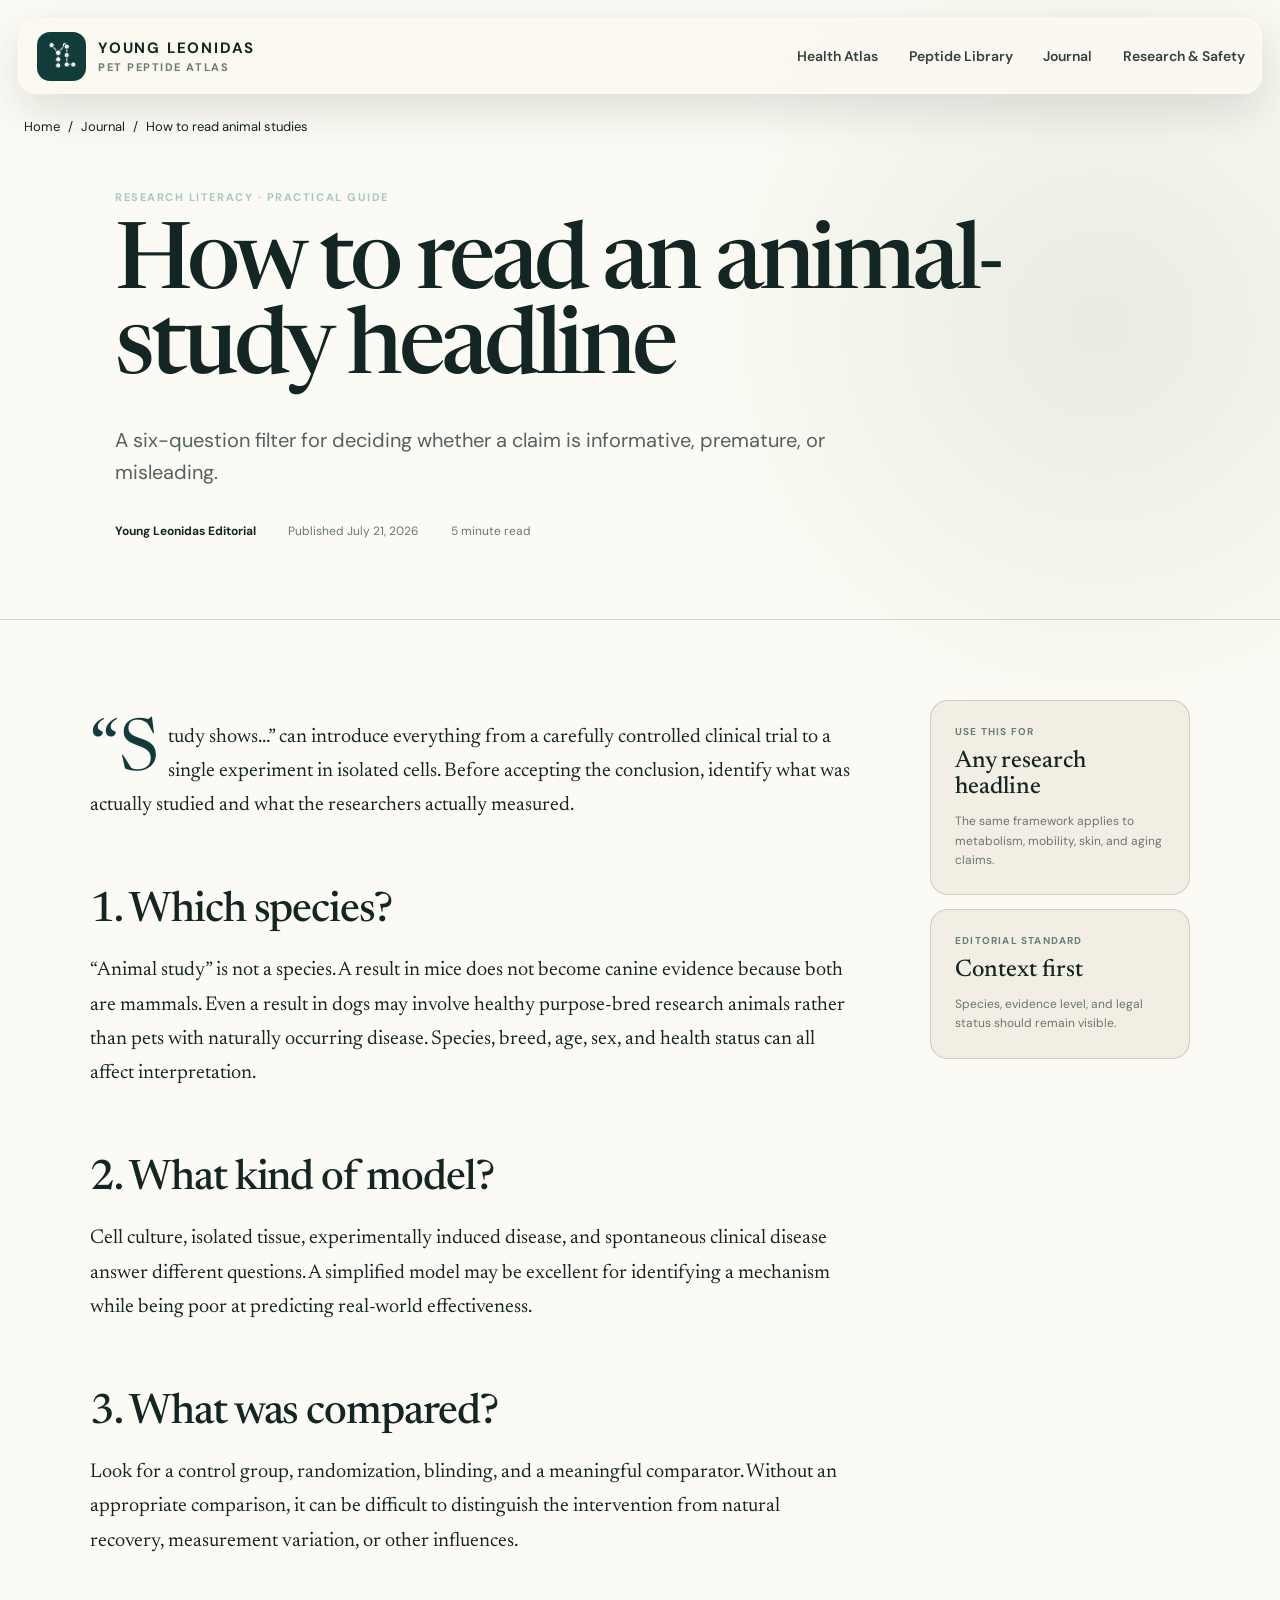
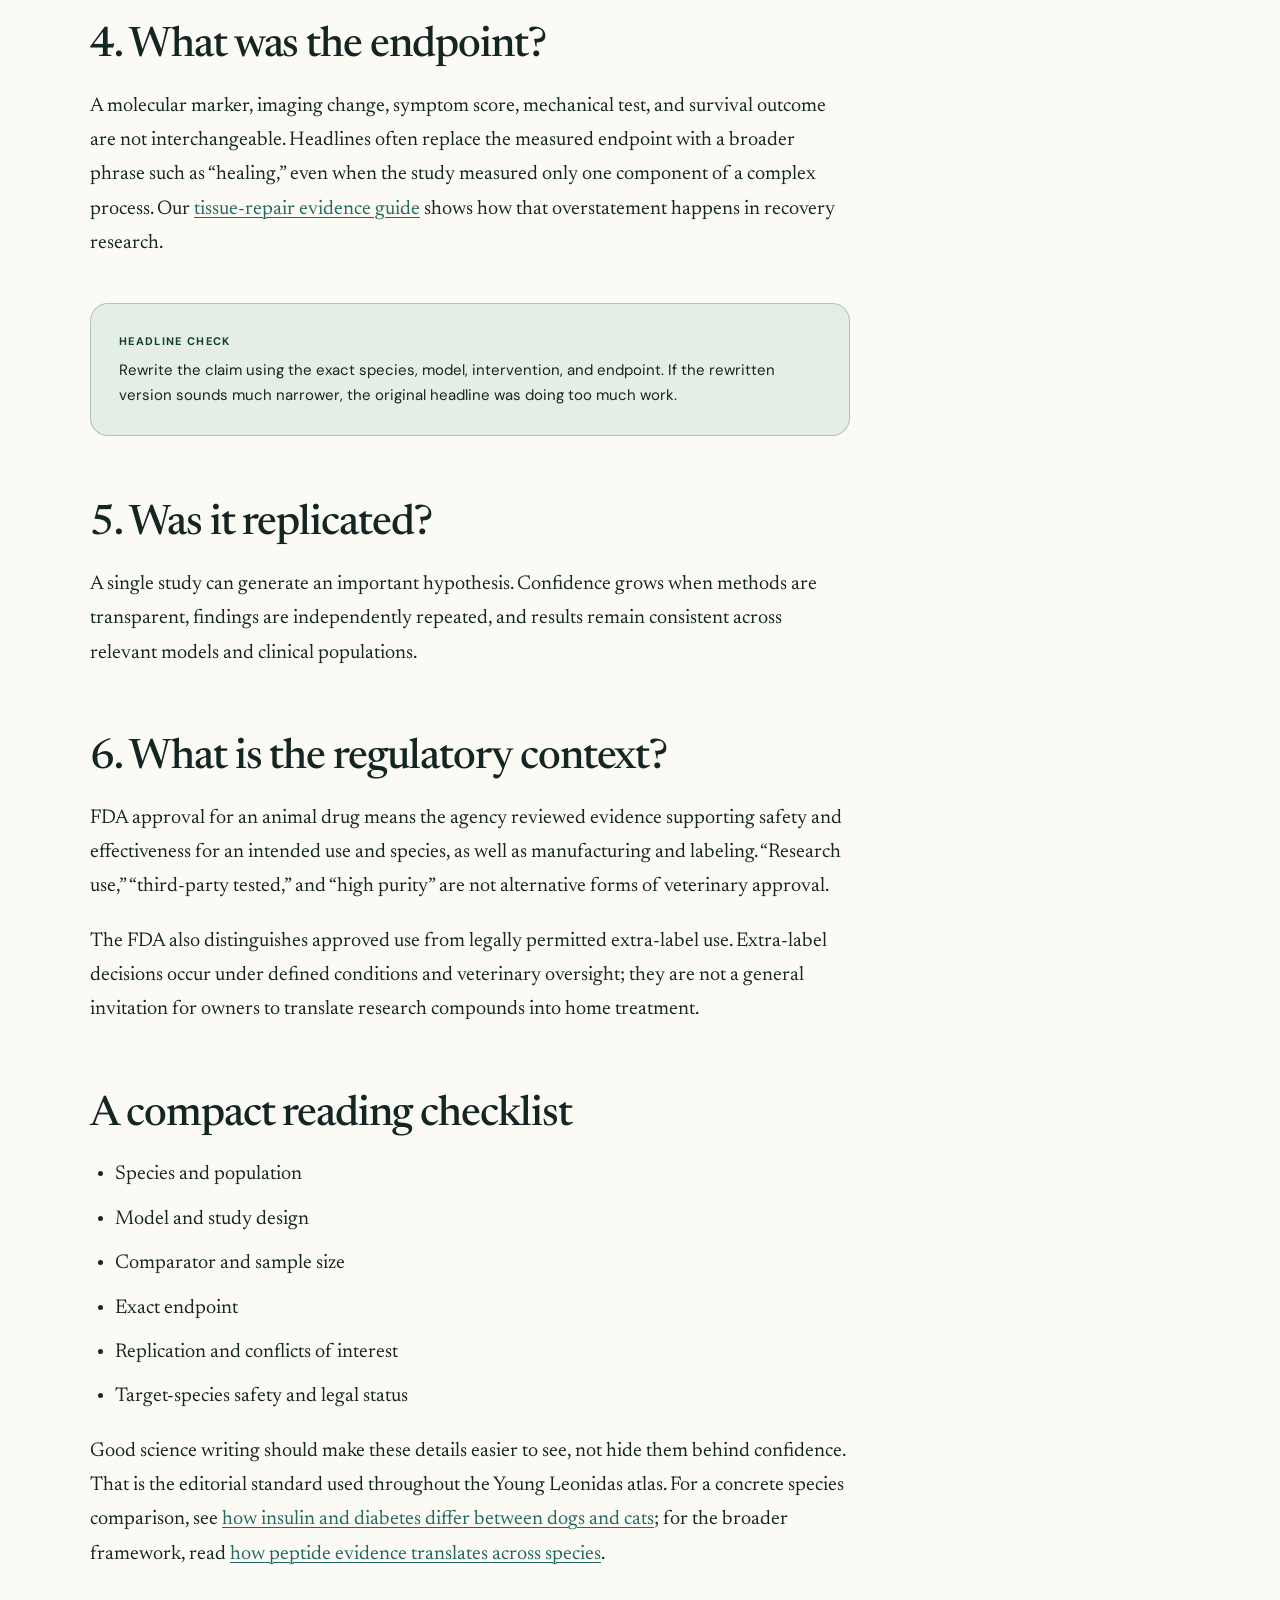
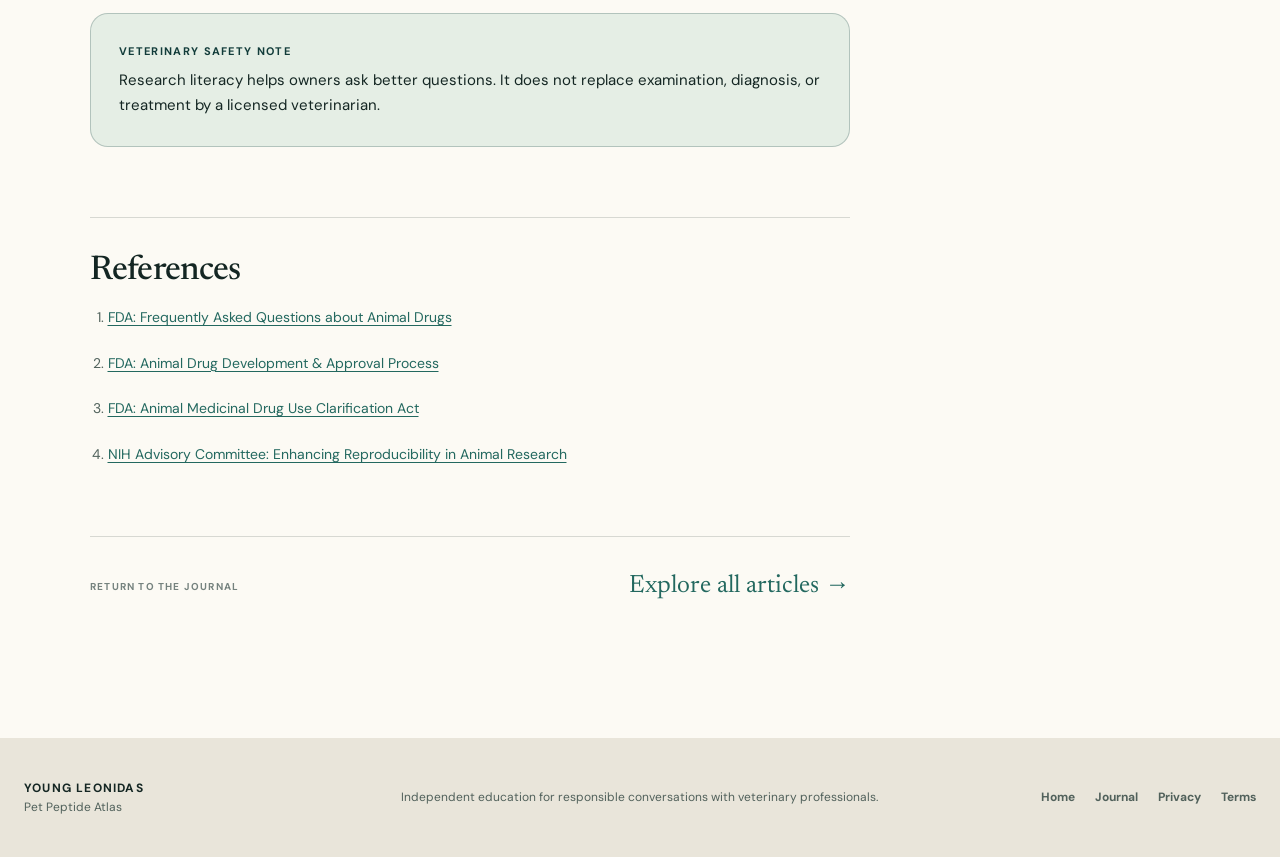
<file: articles/how-to-read-animal-study.html>
<!DOCTYPE html>
<html lang="en">
  <head>
    <meta charset="UTF-8" /><meta name="viewport" content="width=device-width, initial-scale=1.0" />
    <title>Animal Studies: 6-Question Checklist | Young Leonidas</title>
    <meta name="description" content="A practical checklist for evaluating animal-study headlines, species relevance, endpoints, replication, and veterinary regulatory context." />
    <meta name="theme-color" content="#123c3a" /><link rel="canonical" href="https://youngleonidas.com/articles/how-to-read-animal-study.html" />
    <meta property="og:title" content="Animal Studies: 6-Question Checklist" /><meta property="og:description" content="A practical evidence checklist for responsible pet-health reading." /><meta property="og:type" content="article" /><meta property="og:url" content="https://youngleonidas.com/articles/how-to-read-animal-study.html" /><meta property="og:image" content="https://youngleonidas.com/assets/pet-atlas-hero-v1.png" /><meta name="twitter:card" content="summary_large_image" />
    <link rel="icon" type="image/svg+xml" href="../favicon.svg" /><link rel="preconnect" href="https://fonts.googleapis.com" /><link rel="preconnect" href="https://fonts.gstatic.com" crossorigin /><link href="https://fonts.googleapis.com/css2?family=DM+Sans:wght@400;500;600;700&family=Newsreader:opsz,wght@6..72,400;6..72,500;6..72,600&display=swap" rel="stylesheet" media="print" onload="this.media='all'" /><link rel="stylesheet" href="../site.css" />
    <script type="application/ld+json">{"@context":"https://schema.org","@type":"BlogPosting","headline":"How to Read an Animal-Study Headline","image":"https://youngleonidas.com/assets/pet-atlas-hero-v1.png","datePublished":"2026-07-21T00:00:00-04:00","dateModified":"2026-07-22T00:00:00-04:00","author":{"@type":"Organization","name":"Young Leonidas Editorial","url":"https://youngleonidas.com/about.html"},"publisher":{"@type":"Organization","@id":"https://youngleonidas.com/#organization","name":"Young Leonidas","url":"https://youngleonidas.com/"},"mainEntityOfPage":"https://youngleonidas.com/articles/how-to-read-animal-study.html"}</script>
    <script type="application/ld+json">{"@context":"https://schema.org","@type":"BreadcrumbList","itemListElement":[{"@type":"ListItem","position":1,"name":"Home","item":"https://youngleonidas.com/"},{"@type":"ListItem","position":2,"name":"Journal","item":"https://youngleonidas.com/blog.html"},{"@type":"ListItem","position":3,"name":"How to Read Animal Studies"}]}</script><script src="../site.js" defer></script>
  </head>
  <body class="inner-page">
    <header class="pet-header"><a class="pet-brand" href="../index.html" aria-label="Young Leonidas home"><span class="pet-brand-mark" aria-hidden="true"><svg viewBox="0 0 72 72"><path d="M14 13L28 29L42 13M28 29V56M46 16V54H60" /><circle cx="14" cy="13" r="5.5" /><circle cx="28" cy="29" r="6" /><circle cx="42" cy="13" r="5.5" /><circle cx="28" cy="43" r="5.5" /><circle cx="28" cy="56" r="5.5" /><circle cx="46" cy="16" r="5.5" /><circle cx="46" cy="34" r="5.5" /><circle cx="46" cy="54" r="5.5" /><circle cx="60" cy="54" r="5.5" /></svg></span><span><strong>Young Leonidas</strong><small>Pet Peptide Atlas</small></span></a><button class="menu-button" type="button" aria-expanded="false" aria-controls="pet-navigation">Menu</button><nav class="pet-nav" id="pet-navigation" aria-label="Primary navigation"><a href="../index.html#atlas">Health Atlas</a><a href="../index.html#library">Peptide Library</a><a href="../blog.html">Journal</a><a href="../index.html#standards">Research &amp; Safety</a></nav></header>
    <nav class="breadcrumbs" aria-label="Breadcrumb"><ol><li><a href="../index.html">Home</a></li><li><a href="../blog.html">Journal</a></li><li aria-current="page">How to read animal studies</li></ol></nav>
    <main>
      <header class="article-hero"><div class="article-hero-inner"><p class="article-label">Research literacy · Practical guide</p><h1>How to read an animal-study headline</h1><p class="article-dek">A six-question filter for deciding whether a claim is informative, premature, or misleading.</p><div class="article-byline"><span><a href="../about.html"><strong>Young Leonidas Editorial</strong></a></span><span>Published July 21, 2026</span><span>5 minute read</span></div></div></header>
      <div class="article-layout">
        <article class="article-content">
          <p>“Study shows…” can introduce everything from a carefully controlled clinical trial to a single experiment in isolated cells. Before accepting the conclusion, identify what was actually studied and what the researchers actually measured.</p>

          <h2>1. Which species?</h2>
          <p>“Animal study” is not a species. A result in mice does not become canine evidence because both are mammals. Even a result in dogs may involve healthy purpose-bred research animals rather than pets with naturally occurring disease. Species, breed, age, sex, and health status can all affect interpretation.</p>

          <h2>2. What kind of model?</h2>
          <p>Cell culture, isolated tissue, experimentally induced disease, and spontaneous clinical disease answer different questions. A simplified model may be excellent for identifying a mechanism while being poor at predicting real-world effectiveness.</p>

          <h2>3. What was compared?</h2>
          <p>Look for a control group, randomization, blinding, and a meaningful comparator. Without an appropriate comparison, it can be difficult to distinguish the intervention from natural recovery, measurement variation, or other influences.</p>

          <h2>4. What was the endpoint?</h2>
          <p>A molecular marker, imaging change, symptom score, mechanical test, and survival outcome are not interchangeable. Headlines often replace the measured endpoint with a broader phrase such as “healing,” even when the study measured only one component of a complex process. Our <a href="./tissue-repair-research.html">tissue-repair evidence guide</a> shows how that overstatement happens in recovery research.</p>

          <div class="article-callout"><strong>Headline check</strong>Rewrite the claim using the exact species, model, intervention, and endpoint. If the rewritten version sounds much narrower, the original headline was doing too much work.</div>

          <h2>5. Was it replicated?</h2>
          <p>A single study can generate an important hypothesis. Confidence grows when methods are transparent, findings are independently repeated, and results remain consistent across relevant models and clinical populations.</p>

          <h2>6. What is the regulatory context?</h2>
          <p>FDA approval for an animal drug means the agency reviewed evidence supporting safety and effectiveness for an intended use and species, as well as manufacturing and labeling. “Research use,” “third-party tested,” and “high purity” are not alternative forms of veterinary approval.</p>

          <p>The FDA also distinguishes approved use from legally permitted extra-label use. Extra-label decisions occur under defined conditions and veterinary oversight; they are not a general invitation for owners to translate research compounds into home treatment.</p>

          <h2>A compact reading checklist</h2>
          <ul>
            <li>Species and population</li>
            <li>Model and study design</li>
            <li>Comparator and sample size</li>
            <li>Exact endpoint</li>
            <li>Replication and conflicts of interest</li>
            <li>Target-species safety and legal status</li>
          </ul>

          <p>Good science writing should make these details easier to see, not hide them behind confidence. That is the editorial standard used throughout the Young Leonidas atlas. For a concrete species comparison, see <a href="./insulin-dogs-cats.html">how insulin and diabetes differ between dogs and cats</a>; for the broader framework, read <a href="./translating-peptide-research-to-pets.html">how peptide evidence translates across species</a>.</p>

          <div class="article-callout"><strong>Veterinary safety note</strong>Research literacy helps owners ask better questions. It does not replace examination, diagnosis, or treatment by a licensed veterinarian.</div>

          <section class="reference-section" aria-labelledby="references-title"><h2 id="references-title">References</h2><ol class="reference-list"><li><a href="https://www.fda.gov/animal-veterinary/safety-health/frequently-asked-questions-about-animal-drugs" target="_blank" rel="noreferrer">FDA: Frequently Asked Questions about Animal Drugs</a></li><li><a href="https://www.fda.gov/animal-veterinary/development-approval-process" target="_blank" rel="noreferrer">FDA: Animal Drug Development &amp; Approval Process</a></li><li><a href="https://www.fda.gov/animal-veterinary/guidance-regulations/animal-medicinal-drug-use-clarification-act-1994-amduca" target="_blank" rel="noreferrer">FDA: Animal Medicinal Drug Use Clarification Act</a></li><li><a href="https://acd.od.nih.gov/documents/presentations/06122020AnimalResearch.pdf" target="_blank" rel="noreferrer">NIH Advisory Committee: Enhancing Reproducibility in Animal Research</a></li></ol></section>
          <div class="article-next"><span>Return to the journal</span><a href="../blog.html">Explore all articles →</a></div>
        </article>
        <aside class="article-aside" aria-label="Article context"><div class="aside-card"><span>Use this for</span><strong>Any research headline</strong><p>The same framework applies to metabolism, mobility, skin, and aging claims.</p></div><div class="aside-card"><span>Editorial standard</span><strong>Context first</strong><p>Species, evidence level, and legal status should remain visible.</p></div></aside>
      </div>
    </main>
    <footer class="pet-footer"><div class="footer-brand"><strong>Young Leonidas</strong><span>Pet Peptide Atlas</span></div><p>Independent education for responsible conversations with veterinary professionals.</p><nav aria-label="Footer navigation"><a href="../index.html">Home</a><a href="../blog.html">Journal</a><a href="../privacy.html">Privacy</a><a href="../terms.html">Terms</a></nav></footer>
  </body>
</html>
</file>
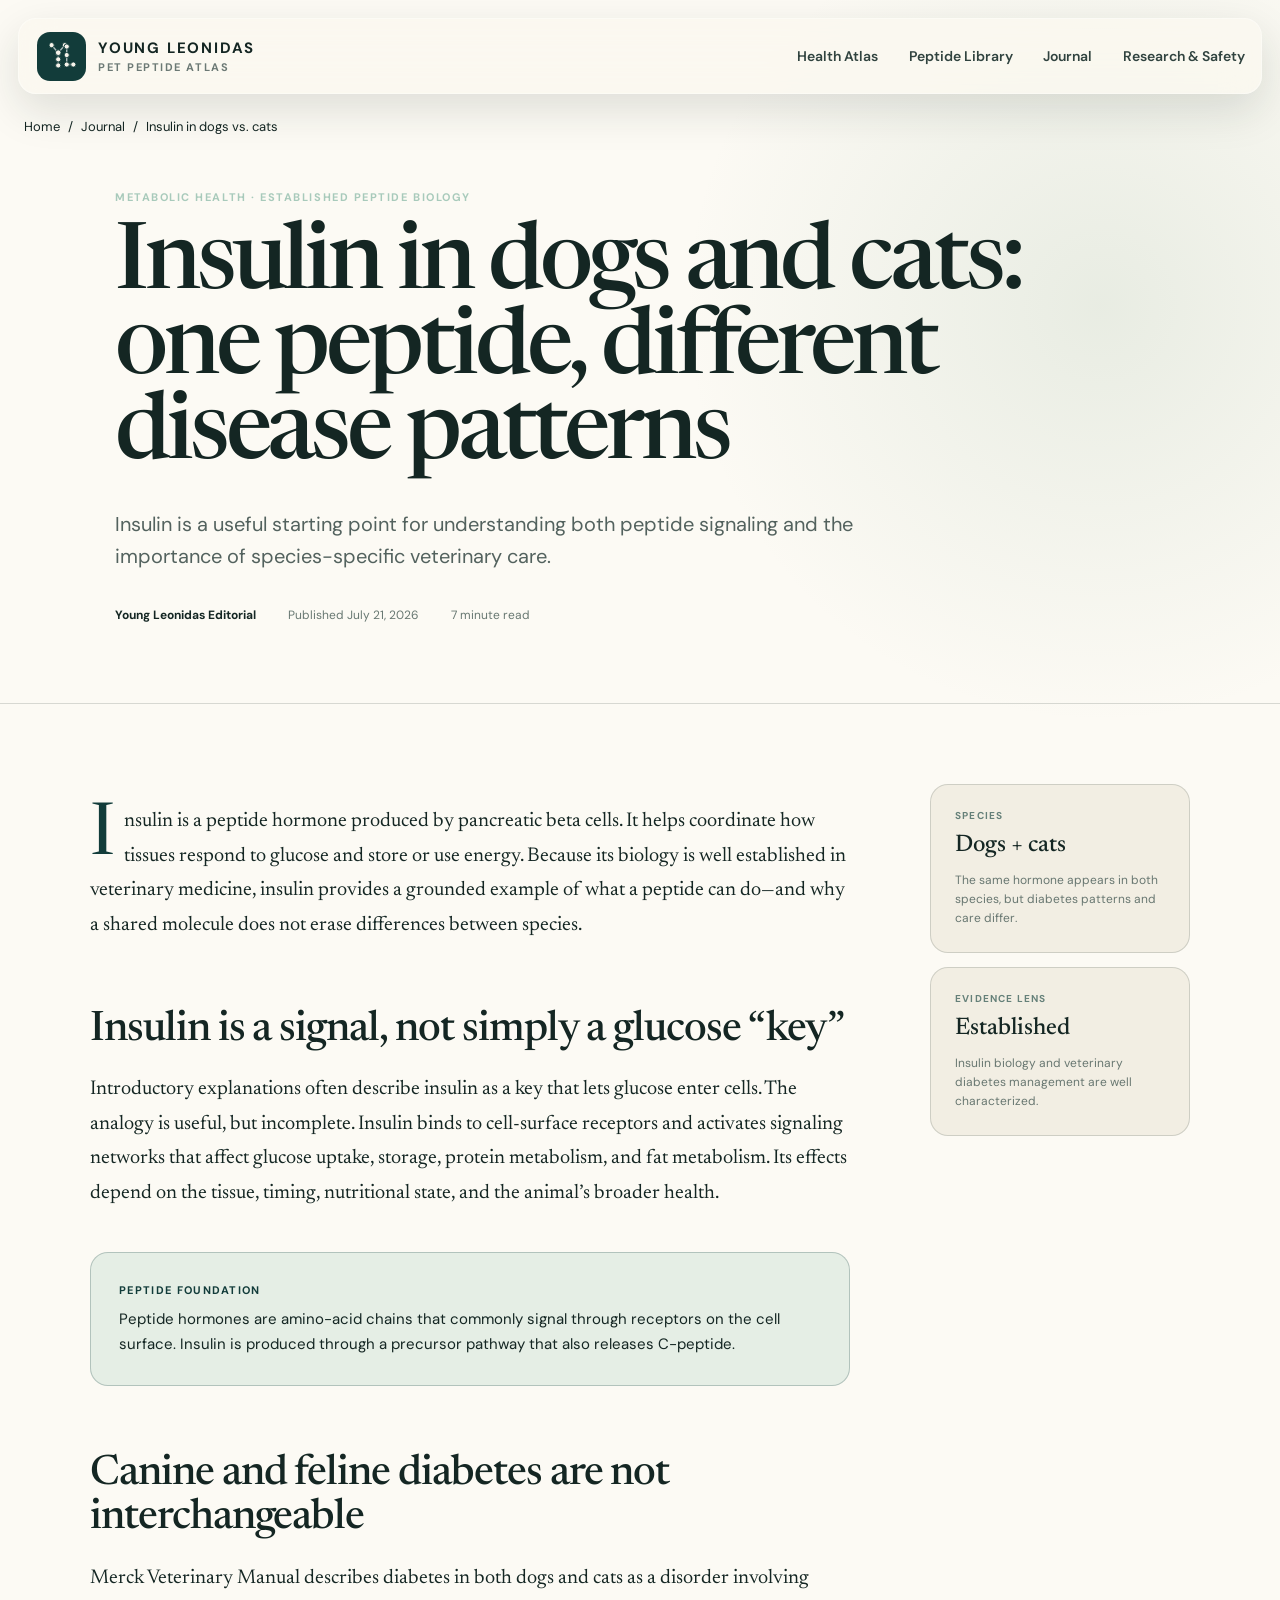
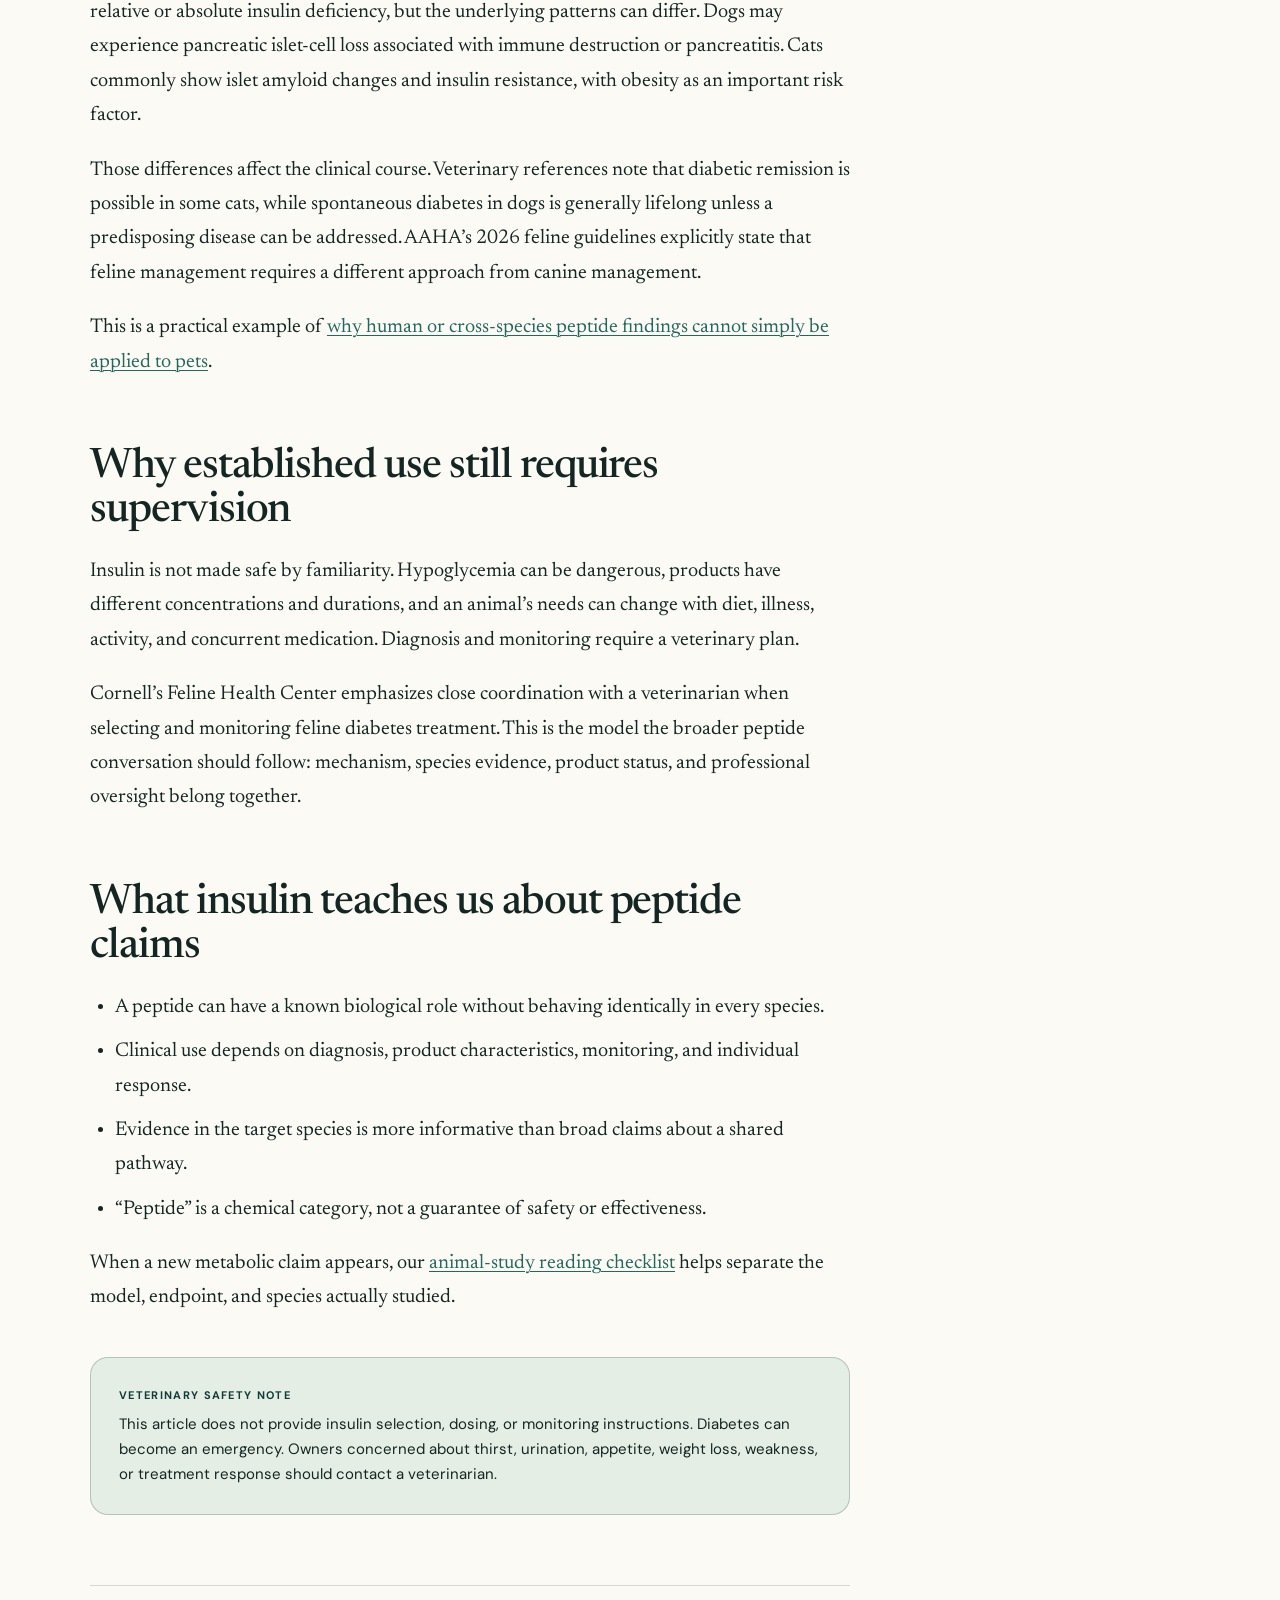
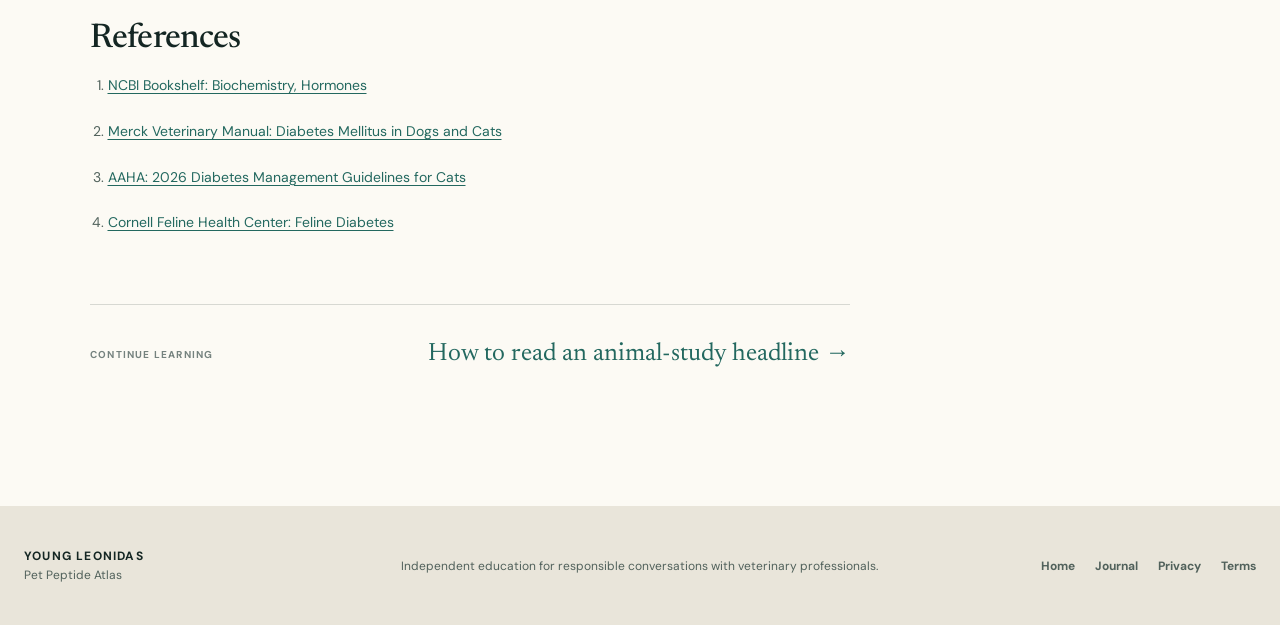
<file: articles/insulin-dogs-cats.html>
<!DOCTYPE html>
<html lang="en">
  <head>
    <meta charset="UTF-8" />
    <meta name="viewport" content="width=device-width, initial-scale=1.0" />
    <title>Insulin in Dogs vs. Cats: Key Differences | Young Leonidas</title>
    <meta name="description" content="An educational overview of insulin peptide biology and why diabetes differs between dogs and cats." />
    <meta name="theme-color" content="#123c3a" />
    <link rel="canonical" href="https://youngleonidas.com/articles/insulin-dogs-cats.html" />
    <meta property="og:title" content="Insulin in Dogs vs. Cats: Key Differences" />
    <meta property="og:description" content="One peptide hormone, different veterinary disease patterns." />
    <meta property="og:type" content="article" />
    <meta property="og:url" content="https://youngleonidas.com/articles/insulin-dogs-cats.html" />
    <meta property="og:image" content="https://youngleonidas.com/assets/pet-atlas-hero-v1.png" />
    <meta name="twitter:card" content="summary_large_image" />
    <link rel="icon" type="image/svg+xml" href="../favicon.svg" />
    <link rel="preconnect" href="https://fonts.googleapis.com" /><link rel="preconnect" href="https://fonts.gstatic.com" crossorigin />
    <link href="https://fonts.googleapis.com/css2?family=DM+Sans:wght@400;500;600;700&family=Newsreader:opsz,wght@6..72,400;6..72,500;6..72,600&display=swap" rel="stylesheet" media="print" onload="this.media='all'" />
    <link rel="stylesheet" href="../site.css" />
    <script type="application/ld+json">{"@context":"https://schema.org","@type":"BlogPosting","headline":"Insulin in Dogs and Cats: One Peptide, Different Disease Patterns","image":"https://youngleonidas.com/assets/pet-atlas-hero-v1.png","datePublished":"2026-07-21T00:00:00-04:00","dateModified":"2026-07-22T00:00:00-04:00","author":{"@type":"Organization","name":"Young Leonidas Editorial","url":"https://youngleonidas.com/about.html"},"publisher":{"@type":"Organization","@id":"https://youngleonidas.com/#organization","name":"Young Leonidas","url":"https://youngleonidas.com/"},"mainEntityOfPage":"https://youngleonidas.com/articles/insulin-dogs-cats.html"}</script>
    <script type="application/ld+json">{"@context":"https://schema.org","@type":"BreadcrumbList","itemListElement":[{"@type":"ListItem","position":1,"name":"Home","item":"https://youngleonidas.com/"},{"@type":"ListItem","position":2,"name":"Journal","item":"https://youngleonidas.com/blog.html"},{"@type":"ListItem","position":3,"name":"Insulin in Dogs vs. Cats"}]}</script>
    <script src="../site.js" defer></script>
  </head>
  <body class="inner-page">
    <header class="pet-header"><a class="pet-brand" href="../index.html" aria-label="Young Leonidas home"><span class="pet-brand-mark" aria-hidden="true"><svg viewBox="0 0 72 72"><path d="M14 13L28 29L42 13M28 29V56M46 16V54H60" /><circle cx="14" cy="13" r="5.5" /><circle cx="28" cy="29" r="6" /><circle cx="42" cy="13" r="5.5" /><circle cx="28" cy="43" r="5.5" /><circle cx="28" cy="56" r="5.5" /><circle cx="46" cy="16" r="5.5" /><circle cx="46" cy="34" r="5.5" /><circle cx="46" cy="54" r="5.5" /><circle cx="60" cy="54" r="5.5" /></svg></span><span><strong>Young Leonidas</strong><small>Pet Peptide Atlas</small></span></a><button class="menu-button" type="button" aria-expanded="false" aria-controls="pet-navigation">Menu</button><nav class="pet-nav" id="pet-navigation" aria-label="Primary navigation"><a href="../index.html#atlas">Health Atlas</a><a href="../index.html#library">Peptide Library</a><a href="../blog.html">Journal</a><a href="../index.html#standards">Research &amp; Safety</a></nav></header>
    <nav class="breadcrumbs" aria-label="Breadcrumb"><ol><li><a href="../index.html">Home</a></li><li><a href="../blog.html">Journal</a></li><li aria-current="page">Insulin in dogs vs. cats</li></ol></nav>
    <main>
      <header class="article-hero"><div class="article-hero-inner"><p class="article-label">Metabolic health · Established peptide biology</p><h1>Insulin in dogs and cats: one peptide, different disease patterns</h1><p class="article-dek">Insulin is a useful starting point for understanding both peptide signaling and the importance of species-specific veterinary care.</p><div class="article-byline"><span><a href="../about.html"><strong>Young Leonidas Editorial</strong></a></span><span>Published July 21, 2026</span><span>7 minute read</span></div></div></header>
      <div class="article-layout">
        <article class="article-content">
          <p>Insulin is a peptide hormone produced by pancreatic beta cells. It helps coordinate how tissues respond to glucose and store or use energy. Because its biology is well established in veterinary medicine, insulin provides a grounded example of what a peptide can do—and why a shared molecule does not erase differences between species.</p>

          <h2>Insulin is a signal, not simply a glucose “key”</h2>
          <p>Introductory explanations often describe insulin as a key that lets glucose enter cells. The analogy is useful, but incomplete. Insulin binds to cell-surface receptors and activates signaling networks that affect glucose uptake, storage, protein metabolism, and fat metabolism. Its effects depend on the tissue, timing, nutritional state, and the animal’s broader health.</p>

          <div class="article-callout"><strong>Peptide foundation</strong>Peptide hormones are amino-acid chains that commonly signal through receptors on the cell surface. Insulin is produced through a precursor pathway that also releases C-peptide.</div>

          <h2>Canine and feline diabetes are not interchangeable</h2>
          <p>Merck Veterinary Manual describes diabetes in both dogs and cats as a disorder involving relative or absolute insulin deficiency, but the underlying patterns can differ. Dogs may experience pancreatic islet-cell loss associated with immune destruction or pancreatitis. Cats commonly show islet amyloid changes and insulin resistance, with obesity as an important risk factor.</p>

          <p>Those differences affect the clinical course. Veterinary references note that diabetic remission is possible in some cats, while spontaneous diabetes in dogs is generally lifelong unless a predisposing disease can be addressed. AAHA’s 2026 feline guidelines explicitly state that feline management requires a different approach from canine management.</p>

          <p>This is a practical example of <a href="./translating-peptide-research-to-pets.html">why human or cross-species peptide findings cannot simply be applied to pets</a>.</p>

          <h2>Why established use still requires supervision</h2>
          <p>Insulin is not made safe by familiarity. Hypoglycemia can be dangerous, products have different concentrations and durations, and an animal’s needs can change with diet, illness, activity, and concurrent medication. Diagnosis and monitoring require a veterinary plan.</p>

          <p>Cornell’s Feline Health Center emphasizes close coordination with a veterinarian when selecting and monitoring feline diabetes treatment. This is the model the broader peptide conversation should follow: mechanism, species evidence, product status, and professional oversight belong together.</p>

          <h2>What insulin teaches us about peptide claims</h2>
          <ul>
            <li>A peptide can have a known biological role without behaving identically in every species.</li>
            <li>Clinical use depends on diagnosis, product characteristics, monitoring, and individual response.</li>
            <li>Evidence in the target species is more informative than broad claims about a shared pathway.</li>
            <li>“Peptide” is a chemical category, not a guarantee of safety or effectiveness.</li>
          </ul>

          <p>When a new metabolic claim appears, our <a href="./how-to-read-animal-study.html">animal-study reading checklist</a> helps separate the model, endpoint, and species actually studied.</p>

          <div class="article-callout"><strong>Veterinary safety note</strong>This article does not provide insulin selection, dosing, or monitoring instructions. Diabetes can become an emergency. Owners concerned about thirst, urination, appetite, weight loss, weakness, or treatment response should contact a veterinarian.</div>

          <section class="reference-section" aria-labelledby="references-title"><h2 id="references-title">References</h2><ol class="reference-list">
            <li><a href="https://www.ncbi.nlm.nih.gov/books/NBK541112/" target="_blank" rel="noreferrer">NCBI Bookshelf: Biochemistry, Hormones</a></li>
            <li><a href="https://www.merckvetmanual.com/endocrine-system/the-pancreas/diabetes-mellitus-in-dogs-and-cats" target="_blank" rel="noreferrer">Merck Veterinary Manual: Diabetes Mellitus in Dogs and Cats</a></li>
            <li><a href="https://www.aaha.org/resources/2026-aaha-diabetes-management-guidelines-for-cats/" target="_blank" rel="noreferrer">AAHA: 2026 Diabetes Management Guidelines for Cats</a></li>
            <li><a href="https://www.vet.cornell.edu/departments-centers-and-institutes/cornell-feline-health-center/health-information/feline-health-topics/feline-diabetes" target="_blank" rel="noreferrer">Cornell Feline Health Center: Feline Diabetes</a></li>
          </ol></section>
          <div class="article-next"><span>Continue learning</span><a href="./how-to-read-animal-study.html">How to read an animal-study headline →</a></div>
        </article>
        <aside class="article-aside" aria-label="Article context"><div class="aside-card"><span>Species</span><strong>Dogs + cats</strong><p>The same hormone appears in both species, but diabetes patterns and care differ.</p></div><div class="aside-card"><span>Evidence lens</span><strong>Established</strong><p>Insulin biology and veterinary diabetes management are well characterized.</p></div></aside>
      </div>
    </main>
    <footer class="pet-footer"><div class="footer-brand"><strong>Young Leonidas</strong><span>Pet Peptide Atlas</span></div><p>Independent education for responsible conversations with veterinary professionals.</p><nav aria-label="Footer navigation"><a href="../index.html">Home</a><a href="../blog.html">Journal</a><a href="../privacy.html">Privacy</a><a href="../terms.html">Terms</a></nav></footer>
  </body>
</html>
</file>
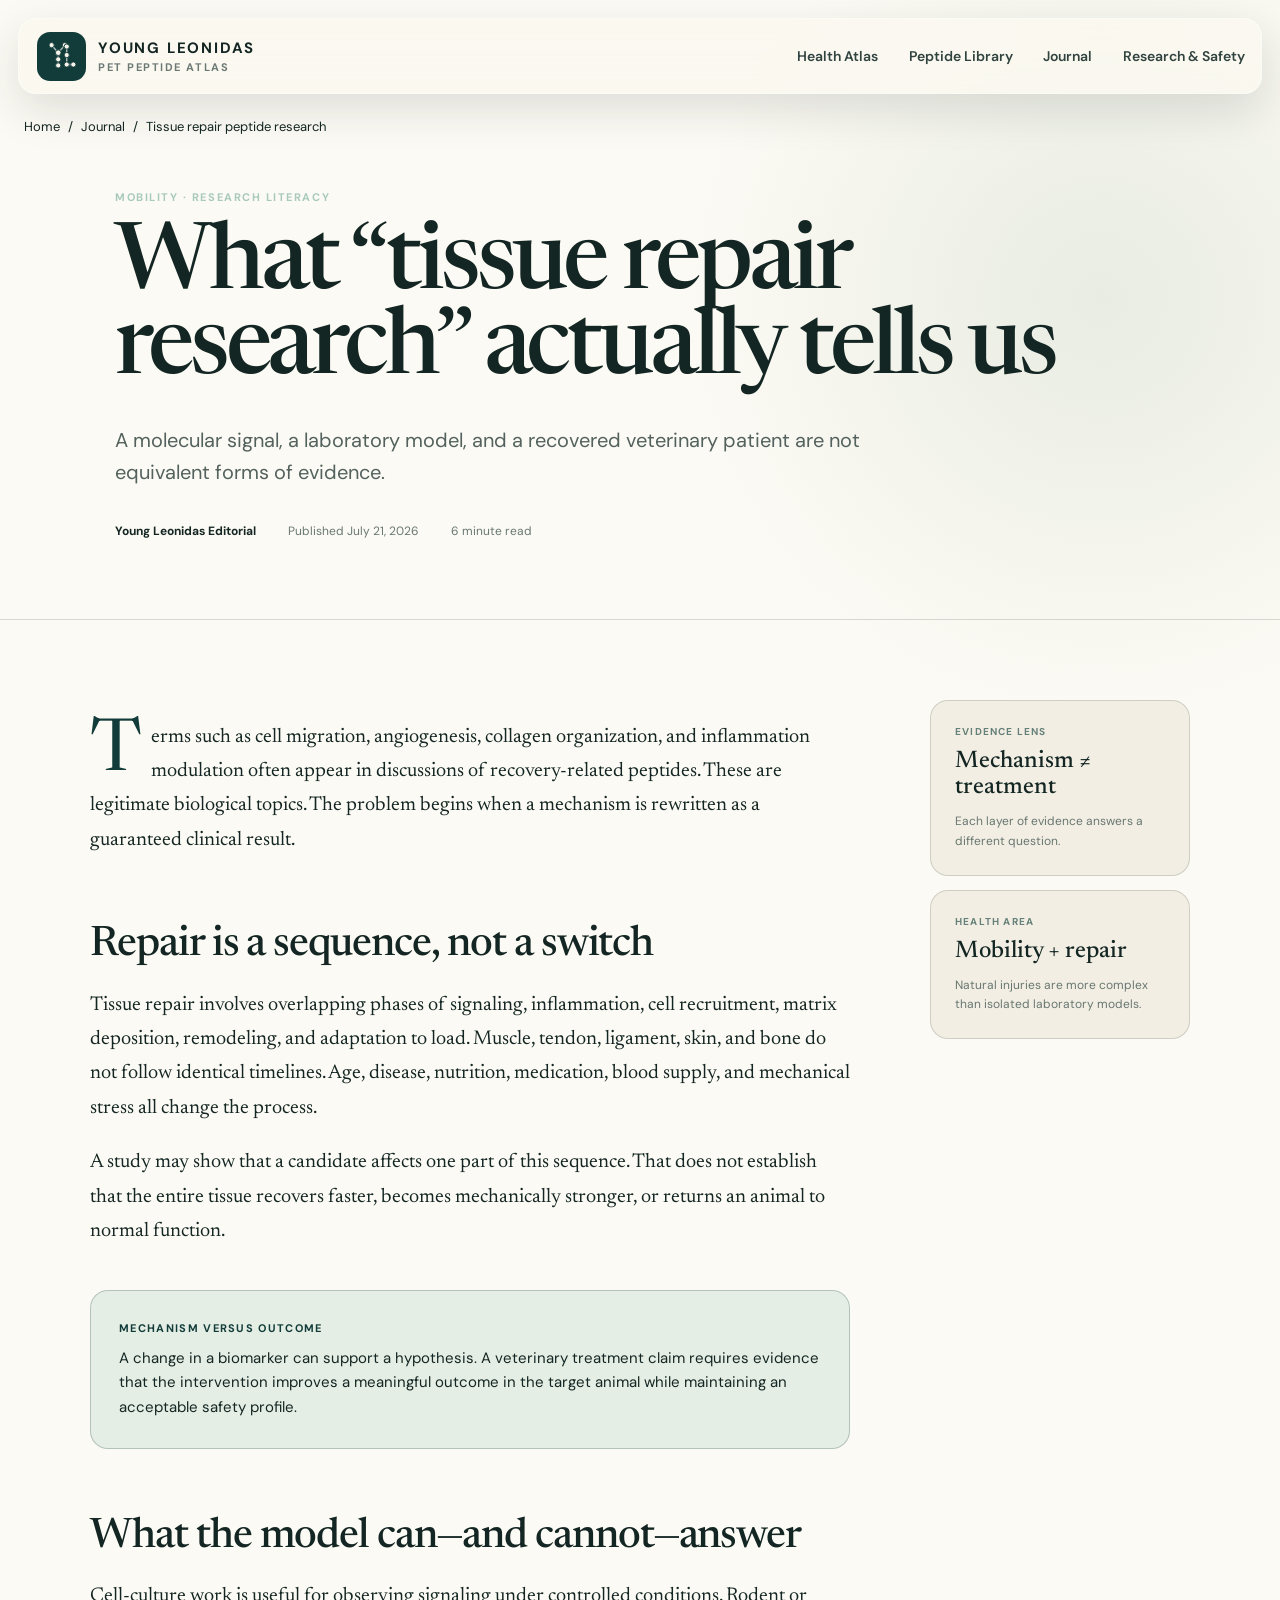
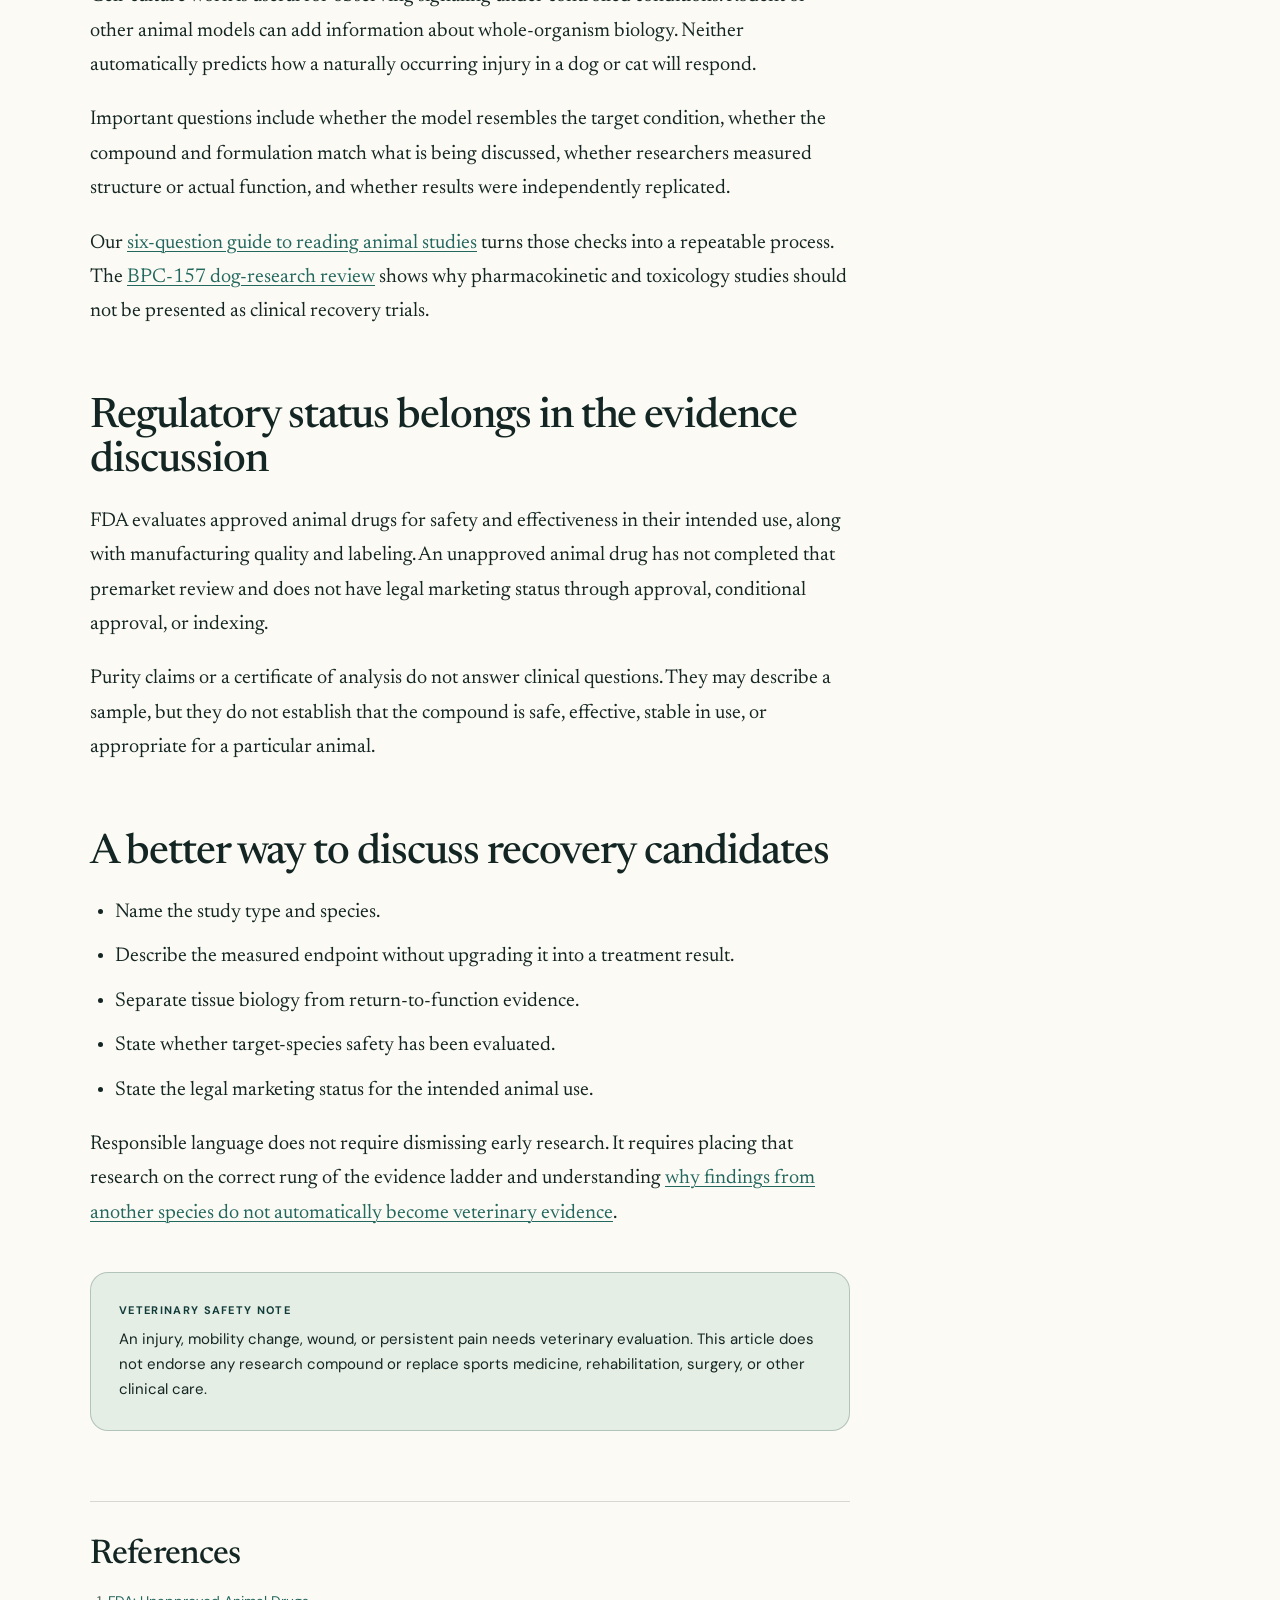
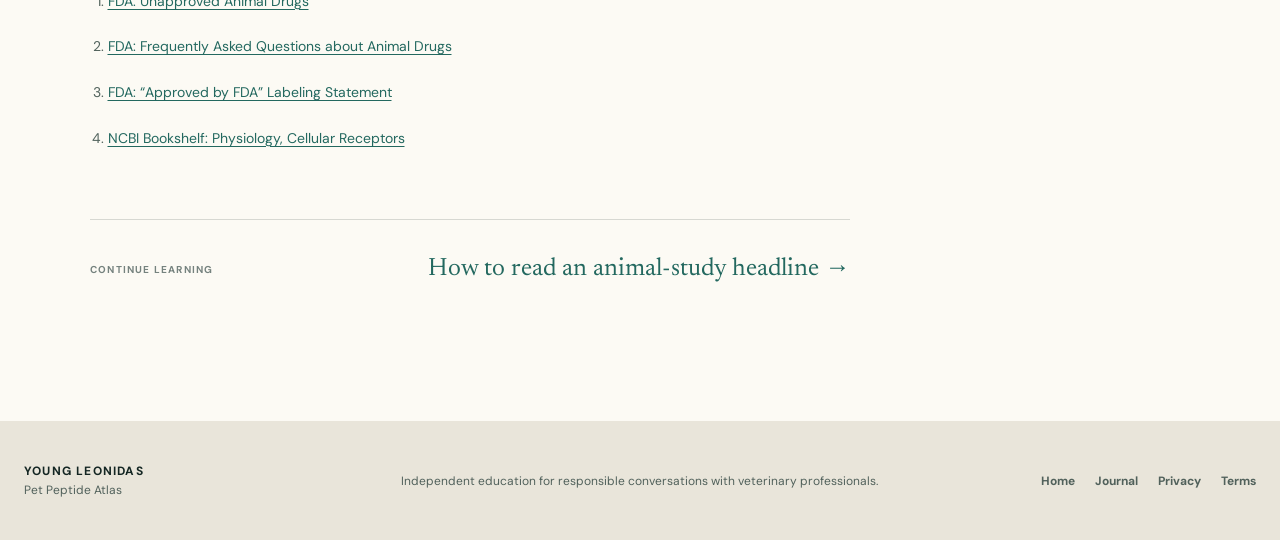
<file: articles/tissue-repair-research.html>
<!DOCTYPE html>
<html lang="en">
  <head>
    <meta charset="UTF-8" /><meta name="viewport" content="width=device-width, initial-scale=1.0" />
    <title>Tissue Repair Peptides: Evidence Guide | Young Leonidas</title>
    <meta name="description" content="Understand the difference between tissue repair mechanisms, preclinical models, and proven veterinary treatments for pets." />
    <meta name="theme-color" content="#123c3a" /><link rel="canonical" href="https://youngleonidas.com/articles/tissue-repair-research.html" />
    <meta property="og:title" content="Tissue Repair Peptides: Evidence Guide" /><meta property="og:description" content="Mechanisms and model findings are not the same as proven veterinary treatments." /><meta property="og:type" content="article" /><meta property="og:url" content="https://youngleonidas.com/articles/tissue-repair-research.html" /><meta property="og:image" content="https://youngleonidas.com/assets/pet-atlas-hero-v1.png" /><meta name="twitter:card" content="summary_large_image" />
    <link rel="icon" type="image/svg+xml" href="../favicon.svg" /><link rel="preconnect" href="https://fonts.googleapis.com" /><link rel="preconnect" href="https://fonts.gstatic.com" crossorigin /><link href="https://fonts.googleapis.com/css2?family=DM+Sans:wght@400;500;600;700&family=Newsreader:opsz,wght@6..72,400;6..72,500;6..72,600&display=swap" rel="stylesheet" media="print" onload="this.media='all'" /><link rel="stylesheet" href="../site.css" />
    <script type="application/ld+json">{"@context":"https://schema.org","@type":"BlogPosting","headline":"What Tissue Repair Research Actually Tells Us","image":"https://youngleonidas.com/assets/pet-atlas-hero-v1.png","datePublished":"2026-07-21T00:00:00-04:00","dateModified":"2026-07-22T00:00:00-04:00","author":{"@type":"Organization","name":"Young Leonidas Editorial","url":"https://youngleonidas.com/about.html"},"publisher":{"@type":"Organization","@id":"https://youngleonidas.com/#organization","name":"Young Leonidas","url":"https://youngleonidas.com/"},"mainEntityOfPage":"https://youngleonidas.com/articles/tissue-repair-research.html"}</script>
    <script type="application/ld+json">{"@context":"https://schema.org","@type":"BreadcrumbList","itemListElement":[{"@type":"ListItem","position":1,"name":"Home","item":"https://youngleonidas.com/"},{"@type":"ListItem","position":2,"name":"Journal","item":"https://youngleonidas.com/blog.html"},{"@type":"ListItem","position":3,"name":"Tissue Repair Peptide Research"}]}</script><script src="../site.js" defer></script>
  </head>
  <body class="inner-page">
    <header class="pet-header"><a class="pet-brand" href="../index.html" aria-label="Young Leonidas home"><span class="pet-brand-mark" aria-hidden="true"><svg viewBox="0 0 72 72"><path d="M14 13L28 29L42 13M28 29V56M46 16V54H60" /><circle cx="14" cy="13" r="5.5" /><circle cx="28" cy="29" r="6" /><circle cx="42" cy="13" r="5.5" /><circle cx="28" cy="43" r="5.5" /><circle cx="28" cy="56" r="5.5" /><circle cx="46" cy="16" r="5.5" /><circle cx="46" cy="34" r="5.5" /><circle cx="46" cy="54" r="5.5" /><circle cx="60" cy="54" r="5.5" /></svg></span><span><strong>Young Leonidas</strong><small>Pet Peptide Atlas</small></span></a><button class="menu-button" type="button" aria-expanded="false" aria-controls="pet-navigation">Menu</button><nav class="pet-nav" id="pet-navigation" aria-label="Primary navigation"><a href="../index.html#atlas">Health Atlas</a><a href="../index.html#library">Peptide Library</a><a href="../blog.html">Journal</a><a href="../index.html#standards">Research &amp; Safety</a></nav></header>
    <nav class="breadcrumbs" aria-label="Breadcrumb"><ol><li><a href="../index.html">Home</a></li><li><a href="../blog.html">Journal</a></li><li aria-current="page">Tissue repair peptide research</li></ol></nav>
    <main>
      <header class="article-hero"><div class="article-hero-inner"><p class="article-label">Mobility · Research literacy</p><h1>What “tissue repair research” actually tells us</h1><p class="article-dek">A molecular signal, a laboratory model, and a recovered veterinary patient are not equivalent forms of evidence.</p><div class="article-byline"><span><a href="../about.html"><strong>Young Leonidas Editorial</strong></a></span><span>Published July 21, 2026</span><span>6 minute read</span></div></div></header>
      <div class="article-layout">
        <article class="article-content">
          <p>Terms such as cell migration, angiogenesis, collagen organization, and inflammation modulation often appear in discussions of recovery-related peptides. These are legitimate biological topics. The problem begins when a mechanism is rewritten as a guaranteed clinical result.</p>

          <h2>Repair is a sequence, not a switch</h2>
          <p>Tissue repair involves overlapping phases of signaling, inflammation, cell recruitment, matrix deposition, remodeling, and adaptation to load. Muscle, tendon, ligament, skin, and bone do not follow identical timelines. Age, disease, nutrition, medication, blood supply, and mechanical stress all change the process.</p>

          <p>A study may show that a candidate affects one part of this sequence. That does not establish that the entire tissue recovers faster, becomes mechanically stronger, or returns an animal to normal function.</p>

          <div class="article-callout"><strong>Mechanism versus outcome</strong>A change in a biomarker can support a hypothesis. A veterinary treatment claim requires evidence that the intervention improves a meaningful outcome in the target animal while maintaining an acceptable safety profile.</div>

          <h2>What the model can—and cannot—answer</h2>
          <p>Cell-culture work is useful for observing signaling under controlled conditions. Rodent or other animal models can add information about whole-organism biology. Neither automatically predicts how a naturally occurring injury in a dog or cat will respond.</p>

          <p>Important questions include whether the model resembles the target condition, whether the compound and formulation match what is being discussed, whether researchers measured structure or actual function, and whether results were independently replicated.</p>

          <p>Our <a href="./how-to-read-animal-study.html">six-question guide to reading animal studies</a> turns those checks into a repeatable process. The <a href="./bpc-157-for-dogs.html">BPC-157 dog-research review</a> shows why pharmacokinetic and toxicology studies should not be presented as clinical recovery trials.</p>

          <h2>Regulatory status belongs in the evidence discussion</h2>
          <p>FDA evaluates approved animal drugs for safety and effectiveness in their intended use, along with manufacturing quality and labeling. An unapproved animal drug has not completed that premarket review and does not have legal marketing status through approval, conditional approval, or indexing.</p>

          <p>Purity claims or a certificate of analysis do not answer clinical questions. They may describe a sample, but they do not establish that the compound is safe, effective, stable in use, or appropriate for a particular animal.</p>

          <h2>A better way to discuss recovery candidates</h2>
          <ul>
            <li>Name the study type and species.</li>
            <li>Describe the measured endpoint without upgrading it into a treatment result.</li>
            <li>Separate tissue biology from return-to-function evidence.</li>
            <li>State whether target-species safety has been evaluated.</li>
            <li>State the legal marketing status for the intended animal use.</li>
          </ul>

          <p>Responsible language does not require dismissing early research. It requires placing that research on the correct rung of the evidence ladder and understanding <a href="./translating-peptide-research-to-pets.html">why findings from another species do not automatically become veterinary evidence</a>.</p>

          <div class="article-callout"><strong>Veterinary safety note</strong>An injury, mobility change, wound, or persistent pain needs veterinary evaluation. This article does not endorse any research compound or replace sports medicine, rehabilitation, surgery, or other clinical care.</div>

          <section class="reference-section" aria-labelledby="references-title"><h2 id="references-title">References</h2><ol class="reference-list"><li><a href="https://www.fda.gov/animal-veterinary/compliance-enforcement/unapproved-animal-drugs" target="_blank" rel="noreferrer">FDA: Unapproved Animal Drugs</a></li><li><a href="https://www.fda.gov/animal-veterinary/safety-health/frequently-asked-questions-about-animal-drugs" target="_blank" rel="noreferrer">FDA: Frequently Asked Questions about Animal Drugs</a></li><li><a href="https://www.fda.gov/animal-veterinary/cvm-updates/approved-fda-labeling-statement-provides-assurance-safety-effectiveness-animal-drugs" target="_blank" rel="noreferrer">FDA: “Approved by FDA” Labeling Statement</a></li><li><a href="https://www.ncbi.nlm.nih.gov/books/NBK554403/" target="_blank" rel="noreferrer">NCBI Bookshelf: Physiology, Cellular Receptors</a></li></ol></section>
          <div class="article-next"><span>Continue learning</span><a href="./how-to-read-animal-study.html">How to read an animal-study headline →</a></div>
        </article>
        <aside class="article-aside" aria-label="Article context"><div class="aside-card"><span>Evidence lens</span><strong>Mechanism ≠ treatment</strong><p>Each layer of evidence answers a different question.</p></div><div class="aside-card"><span>Health area</span><strong>Mobility + repair</strong><p>Natural injuries are more complex than isolated laboratory models.</p></div></aside>
      </div>
    </main>
    <footer class="pet-footer"><div class="footer-brand"><strong>Young Leonidas</strong><span>Pet Peptide Atlas</span></div><p>Independent education for responsible conversations with veterinary professionals.</p><nav aria-label="Footer navigation"><a href="../index.html">Home</a><a href="../blog.html">Journal</a><a href="../privacy.html">Privacy</a><a href="../terms.html">Terms</a></nav></footer>
  </body>
</html>
</file>
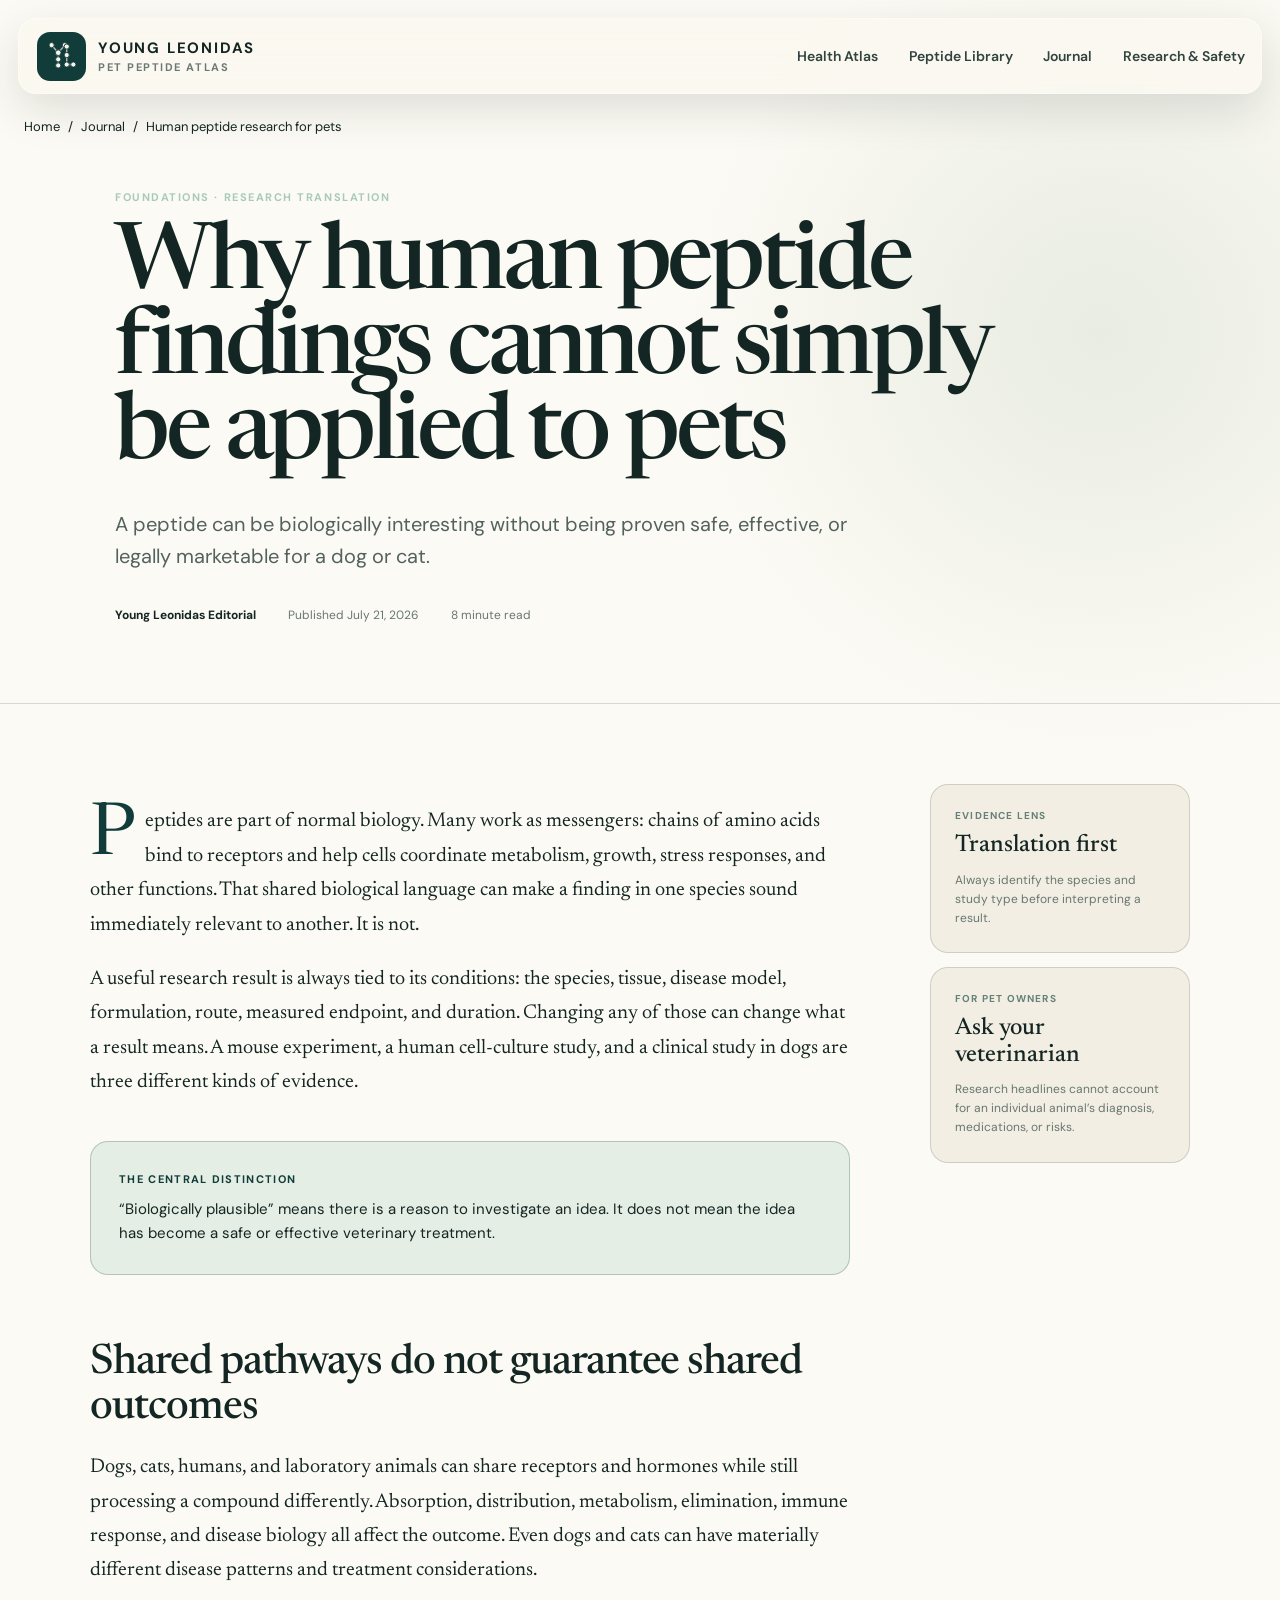
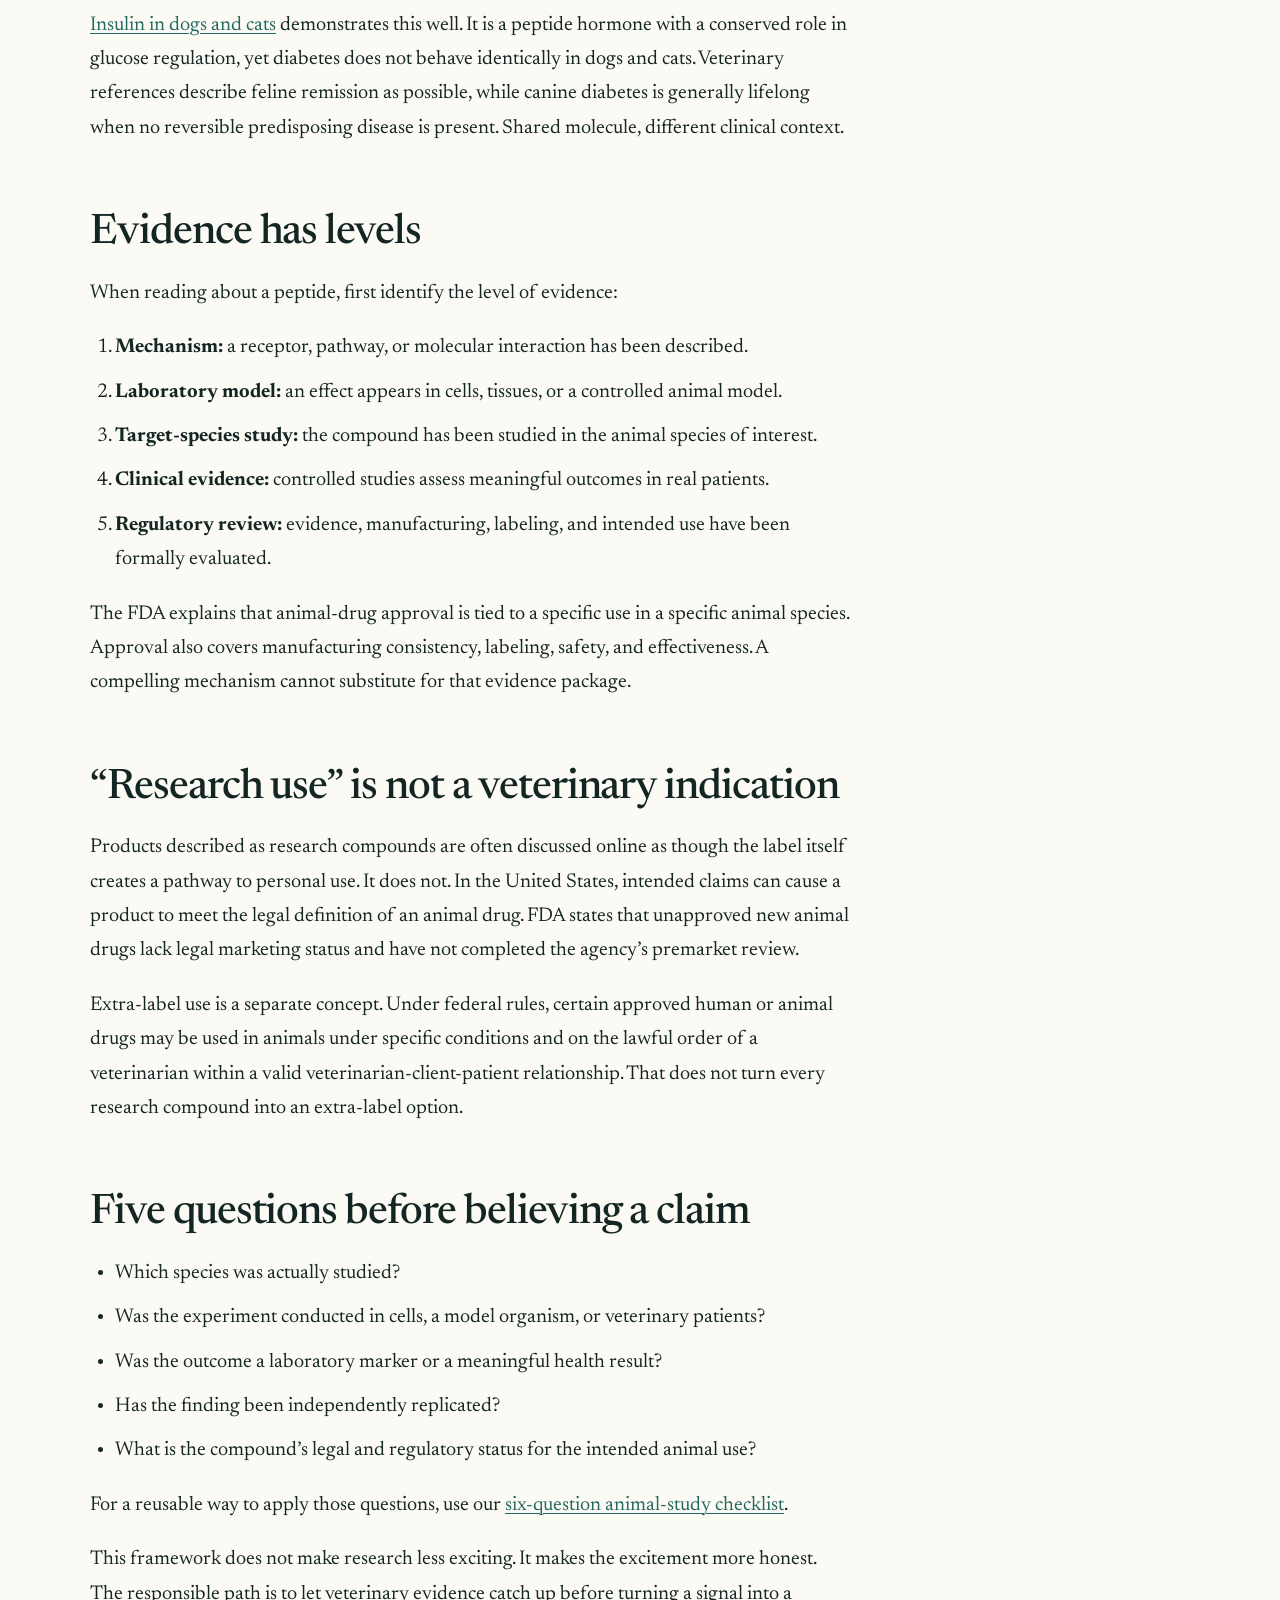
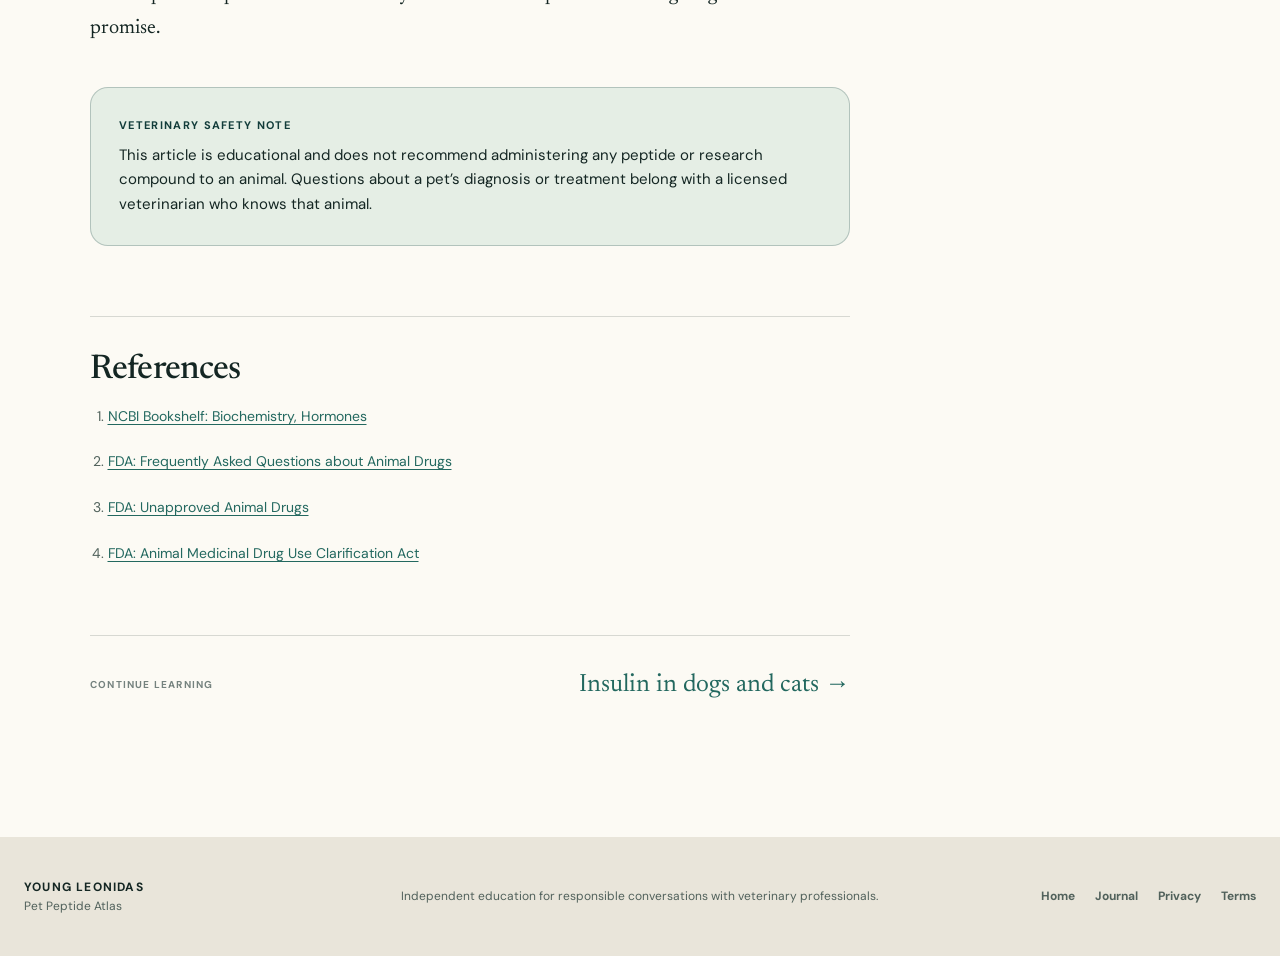
<file: articles/translating-peptide-research-to-pets.html>
<!DOCTYPE html>
<html lang="en">
  <head>
    <meta charset="UTF-8" />
    <meta name="viewport" content="width=device-width, initial-scale=1.0" />
    <title>Human Peptide Research for Dogs &amp; Cats | Young Leonidas</title>
    <meta name="description" content="Learn why peptide findings from human or laboratory research require species-specific veterinary evidence before they can be applied to dogs or cats." />
    <meta name="theme-color" content="#123c3a" />
    <link rel="canonical" href="https://youngleonidas.com/articles/translating-peptide-research-to-pets.html" />
    <meta property="og:title" content="Human Peptide Research for Dogs &amp; Cats" />
    <meta property="og:description" content="A species-aware guide to translating peptide research for dogs and cats." />
    <meta property="og:type" content="article" />
    <meta property="og:url" content="https://youngleonidas.com/articles/translating-peptide-research-to-pets.html" />
    <meta property="og:image" content="https://youngleonidas.com/assets/pet-atlas-hero-v1.png" />
    <meta name="twitter:card" content="summary_large_image" />
    <link rel="icon" type="image/svg+xml" href="../favicon.svg" />
    <link rel="preconnect" href="https://fonts.googleapis.com" />
    <link rel="preconnect" href="https://fonts.gstatic.com" crossorigin />
    <link href="https://fonts.googleapis.com/css2?family=DM+Sans:wght@400;500;600;700&family=Newsreader:opsz,wght@6..72,400;6..72,500;6..72,600&display=swap" rel="stylesheet" media="print" onload="this.media='all'" />
    <link rel="stylesheet" href="../site.css" />
    <script type="application/ld+json">
      {
        "@context": "https://schema.org",
        "@type": "BlogPosting",
        "headline": "Why Human Peptide Findings Cannot Simply Be Applied to Pets",
        "description": "A species-aware guide to translating peptide research for dogs and cats.",
        "image": "https://youngleonidas.com/assets/pet-atlas-hero-v1.png",
        "datePublished": "2026-07-21T00:00:00-04:00",
        "dateModified": "2026-07-22T00:00:00-04:00",
        "author": { "@type": "Organization", "name": "Young Leonidas Editorial", "url": "https://youngleonidas.com/about.html" },
        "publisher": { "@type": "Organization", "@id": "https://youngleonidas.com/#organization", "name": "Young Leonidas", "url": "https://youngleonidas.com/" },
        "mainEntityOfPage": "https://youngleonidas.com/articles/translating-peptide-research-to-pets.html"
      }
    </script>
    <script type="application/ld+json">
      {
        "@context": "https://schema.org",
        "@type": "BreadcrumbList",
        "itemListElement": [
          { "@type": "ListItem", "position": 1, "name": "Home", "item": "https://youngleonidas.com/" },
          { "@type": "ListItem", "position": 2, "name": "Journal", "item": "https://youngleonidas.com/blog.html" },
          { "@type": "ListItem", "position": 3, "name": "Human Peptide Research for Pets" }
        ]
      }
    </script>
    <script src="../site.js" defer></script>
  </head>
  <body class="inner-page">
    <header class="pet-header">
      <a class="pet-brand" href="../index.html" aria-label="Young Leonidas home">
        <span class="pet-brand-mark" aria-hidden="true"><svg viewBox="0 0 72 72"><path d="M14 13L28 29L42 13M28 29V56M46 16V54H60" /><circle cx="14" cy="13" r="5.5" /><circle cx="28" cy="29" r="6" /><circle cx="42" cy="13" r="5.5" /><circle cx="28" cy="43" r="5.5" /><circle cx="28" cy="56" r="5.5" /><circle cx="46" cy="16" r="5.5" /><circle cx="46" cy="34" r="5.5" /><circle cx="46" cy="54" r="5.5" /><circle cx="60" cy="54" r="5.5" /></svg></span>
        <span><strong>Young Leonidas</strong><small>Pet Peptide Atlas</small></span>
      </a>
      <button class="menu-button" type="button" aria-expanded="false" aria-controls="pet-navigation">Menu</button>
      <nav class="pet-nav" id="pet-navigation" aria-label="Primary navigation"><a href="../index.html#atlas">Health Atlas</a><a href="../index.html#library">Peptide Library</a><a href="../blog.html">Journal</a><a href="../index.html#standards">Research &amp; Safety</a></nav>
    </header>

    <nav class="breadcrumbs" aria-label="Breadcrumb">
      <ol><li><a href="../index.html">Home</a></li><li><a href="../blog.html">Journal</a></li><li aria-current="page">Human peptide research for pets</li></ol>
    </nav>

    <main>
      <header class="article-hero">
        <div class="article-hero-inner">
          <p class="article-label">Foundations · Research translation</p>
          <h1>Why human peptide findings cannot simply be applied to pets</h1>
          <p class="article-dek">A peptide can be biologically interesting without being proven safe, effective, or legally marketable for a dog or cat.</p>
          <div class="article-byline"><span><a href="../about.html"><strong>Young Leonidas Editorial</strong></a></span><span>Published July 21, 2026</span><span>8 minute read</span></div>
        </div>
      </header>

      <div class="article-layout">
        <article class="article-content">
          <p>Peptides are part of normal biology. Many work as messengers: chains of amino acids bind to receptors and help cells coordinate metabolism, growth, stress responses, and other functions. That shared biological language can make a finding in one species sound immediately relevant to another. It is not.</p>

          <p>A useful research result is always tied to its conditions: the species, tissue, disease model, formulation, route, measured endpoint, and duration. Changing any of those can change what a result means. A mouse experiment, a human cell-culture study, and a clinical study in dogs are three different kinds of evidence.</p>

          <div class="article-callout"><strong>The central distinction</strong>“Biologically plausible” means there is a reason to investigate an idea. It does not mean the idea has become a safe or effective veterinary treatment.</div>

          <h2>Shared pathways do not guarantee shared outcomes</h2>
          <p>Dogs, cats, humans, and laboratory animals can share receptors and hormones while still processing a compound differently. Absorption, distribution, metabolism, elimination, immune response, and disease biology all affect the outcome. Even dogs and cats can have materially different disease patterns and treatment considerations.</p>

          <p><a href="./insulin-dogs-cats.html">Insulin in dogs and cats</a> demonstrates this well. It is a peptide hormone with a conserved role in glucose regulation, yet diabetes does not behave identically in dogs and cats. Veterinary references describe feline remission as possible, while canine diabetes is generally lifelong when no reversible predisposing disease is present. Shared molecule, different clinical context.</p>

          <h2>Evidence has levels</h2>
          <p>When reading about a peptide, first identify the level of evidence:</p>
          <ol>
            <li><strong>Mechanism:</strong> a receptor, pathway, or molecular interaction has been described.</li>
            <li><strong>Laboratory model:</strong> an effect appears in cells, tissues, or a controlled animal model.</li>
            <li><strong>Target-species study:</strong> the compound has been studied in the animal species of interest.</li>
            <li><strong>Clinical evidence:</strong> controlled studies assess meaningful outcomes in real patients.</li>
            <li><strong>Regulatory review:</strong> evidence, manufacturing, labeling, and intended use have been formally evaluated.</li>
          </ol>

          <p>The FDA explains that animal-drug approval is tied to a specific use in a specific animal species. Approval also covers manufacturing consistency, labeling, safety, and effectiveness. A compelling mechanism cannot substitute for that evidence package.</p>

          <h2>“Research use” is not a veterinary indication</h2>
          <p>Products described as research compounds are often discussed online as though the label itself creates a pathway to personal use. It does not. In the United States, intended claims can cause a product to meet the legal definition of an animal drug. FDA states that unapproved new animal drugs lack legal marketing status and have not completed the agency’s premarket review.</p>

          <p>Extra-label use is a separate concept. Under federal rules, certain approved human or animal drugs may be used in animals under specific conditions and on the lawful order of a veterinarian within a valid veterinarian-client-patient relationship. That does not turn every research compound into an extra-label option.</p>

          <h2>Five questions before believing a claim</h2>
          <ul>
            <li>Which species was actually studied?</li>
            <li>Was the experiment conducted in cells, a model organism, or veterinary patients?</li>
            <li>Was the outcome a laboratory marker or a meaningful health result?</li>
            <li>Has the finding been independently replicated?</li>
            <li>What is the compound’s legal and regulatory status for the intended animal use?</li>
          </ul>

          <p>For a reusable way to apply those questions, use our <a href="./how-to-read-animal-study.html">six-question animal-study checklist</a>.</p>

          <p>This framework does not make research less exciting. It makes the excitement more honest. The responsible path is to let veterinary evidence catch up before turning a signal into a promise.</p>

          <div class="article-callout"><strong>Veterinary safety note</strong>This article is educational and does not recommend administering any peptide or research compound to an animal. Questions about a pet’s diagnosis or treatment belong with a licensed veterinarian who knows that animal.</div>

          <section class="reference-section" aria-labelledby="references-title">
            <h2 id="references-title">References</h2>
            <ol class="reference-list">
              <li><a href="https://www.ncbi.nlm.nih.gov/books/NBK541112/" target="_blank" rel="noreferrer">NCBI Bookshelf: Biochemistry, Hormones</a></li>
              <li><a href="https://www.fda.gov/animal-veterinary/safety-health/frequently-asked-questions-about-animal-drugs" target="_blank" rel="noreferrer">FDA: Frequently Asked Questions about Animal Drugs</a></li>
              <li><a href="https://www.fda.gov/animal-veterinary/compliance-enforcement/unapproved-animal-drugs" target="_blank" rel="noreferrer">FDA: Unapproved Animal Drugs</a></li>
              <li><a href="https://www.fda.gov/animal-veterinary/guidance-regulations/animal-medicinal-drug-use-clarification-act-1994-amduca" target="_blank" rel="noreferrer">FDA: Animal Medicinal Drug Use Clarification Act</a></li>
            </ol>
          </section>

          <div class="article-next"><span>Continue learning</span><a href="./insulin-dogs-cats.html">Insulin in dogs and cats →</a></div>
        </article>

        <aside class="article-aside" aria-label="Article context">
          <div class="aside-card"><span>Evidence lens</span><strong>Translation first</strong><p>Always identify the species and study type before interpreting a result.</p></div>
          <div class="aside-card"><span>For pet owners</span><strong>Ask your veterinarian</strong><p>Research headlines cannot account for an individual animal’s diagnosis, medications, or risks.</p></div>
        </aside>
      </div>
    </main>

    <footer class="pet-footer"><div class="footer-brand"><strong>Young Leonidas</strong><span>Pet Peptide Atlas</span></div><p>Independent education for responsible conversations with veterinary professionals.</p><nav aria-label="Footer navigation"><a href="../index.html">Home</a><a href="../blog.html">Journal</a><a href="../privacy.html">Privacy</a><a href="../terms.html">Terms</a></nav></footer>
  </body>
</html>
</file>
<file: site.css>
:root {
  --ink: #142623;
  --ink-soft: #53625e;
  --forest: #123c3a;
  --forest-deep: #082927;
  --sage: #8fae94;
  --sage-light: #dce8dd;
  --cream: #f6f3ea;
  --paper: #fcfaf4;
  --line: rgba(20, 38, 35, 0.16);
  --coral: #d27d64;
  --gold: #d8ac60;
  --shadow: 0 24px 70px rgba(24, 45, 40, 0.12);
}

* {
  box-sizing: border-box;
}

html {
  scroll-behavior: smooth;
}

body {
  margin: 0;
  color: var(--ink);
  background: var(--paper);
  font-family: "DM Sans", sans-serif;
  -webkit-font-smoothing: antialiased;
}

button,
a {
  font: inherit;
}

a {
  color: inherit;
  text-decoration: none;
}

button {
  color: inherit;
}

.pet-header {
  position: fixed;
  z-index: 100;
  top: 18px;
  left: 50%;
  display: flex;
  width: min(1380px, calc(100% - 36px));
  min-height: 76px;
  align-items: center;
  justify-content: space-between;
  padding: 12px 16px 12px 18px;
  transform: translateX(-50%);
  border: 1px solid rgba(255, 255, 255, 0.36);
  border-radius: 18px;
  background: rgba(250, 248, 240, 0.83);
  box-shadow: 0 16px 44px rgba(20, 37, 34, 0.13);
  backdrop-filter: blur(18px);
}

.pet-brand {
  display: flex;
  align-items: center;
  gap: 12px;
}

.pet-brand-mark {
  display: grid;
  width: 49px;
  height: 49px;
  place-items: center;
  border-radius: 13px;
  background: var(--forest);
}

.pet-brand-mark svg {
  width: 34px;
  height: 34px;
  overflow: visible;
}

.pet-brand-mark path {
  fill: none;
  stroke: rgba(255, 255, 255, 0.65);
  stroke-linecap: round;
  stroke-linejoin: round;
  stroke-width: 3;
}

.pet-brand-mark circle {
  fill: var(--cream);
  stroke: var(--forest);
  stroke-width: 2;
}

.pet-brand strong,
.pet-brand small {
  display: block;
}

.pet-brand strong {
  font-size: 15px;
  letter-spacing: 0.12em;
  text-transform: uppercase;
}

.pet-brand small {
  margin-top: 2px;
  color: #6c7975;
  font-size: 11px;
  font-weight: 700;
  letter-spacing: 0.14em;
  text-transform: uppercase;
}

.pet-nav {
  display: flex;
  align-items: center;
  gap: clamp(16px, 2.4vw, 34px);
}

.pet-nav a {
  position: relative;
  padding: 10px 0;
  color: #30433f;
  font-size: 14px;
  font-weight: 600;
}

.pet-nav a::after {
  position: absolute;
  right: 0;
  bottom: 3px;
  left: 0;
  height: 1px;
  background: var(--forest);
  content: "";
  transform: scaleX(0);
  transition: transform 180ms ease;
}

.pet-nav a:hover::after,
.pet-nav a:focus-visible::after {
  transform: scaleX(1);
}

.pet-nav .nav-cta {
  padding: 11px 17px;
  border-radius: 999px;
  color: white;
  background: var(--forest);
}

.pet-nav .nav-cta::after {
  display: none;
}

.menu-button {
  display: none;
  border: 0;
  background: transparent;
  font-weight: 700;
}

.hero {
  position: relative;
  min-height: 850px;
  overflow: hidden;
  background: #e9e0ce;
}

.hero-image,
.hero-shade {
  position: absolute;
  inset: 0;
  width: 100%;
  height: 100%;
}

.hero-image {
  object-fit: cover;
  object-position: center 18%;
}

.hero > picture {
  display: contents;
}

.hero-shade {
  background:
    linear-gradient(90deg, rgba(245, 240, 228, 0.98) 0%, rgba(245, 240, 228, 0.94) 28%, rgba(245, 240, 228, 0.45) 54%, transparent 76%),
    linear-gradient(0deg, rgba(15, 48, 44, 0.18), transparent 42%);
}

.hero-copy {
  position: relative;
  z-index: 2;
  width: min(1380px, calc(100% - 48px));
  margin: 0 auto;
  padding-top: 205px;
}

.hero-copy {
  animation: hero-copy-in 700ms cubic-bezier(0.2, 0.7, 0.2, 1) both;
}

.hero-copy > * {
  max-width: 650px;
}

.kicker {
  display: flex;
  align-items: center;
  gap: 11px;
  margin: 0 0 24px;
  color: var(--forest);
  font-size: 12px;
  font-weight: 700;
  letter-spacing: 0.16em;
  text-transform: uppercase;
}

.kicker span {
  width: 34px;
  height: 1px;
  background: currentColor;
}

.kicker-light {
  color: #bfe0d4;
}

.kicker-dark {
  color: #52706a;
}

.hero h1,
.section-intro h2,
.journal-heading h2,
.standards h2 {
  font-family: "Newsreader", serif;
  font-weight: 500;
  letter-spacing: -0.035em;
}

.hero h1 {
  max-width: 720px;
  margin: 0;
  font-size: clamp(58px, 6.3vw, 96px);
  line-height: 0.95;
}

.hero-lede {
  margin: 30px 0 0;
  color: #455650;
  font-size: 18px;
  line-height: 1.7;
}

.hero-actions {
  display: flex;
  flex-wrap: wrap;
  gap: 12px;
  margin-top: 38px;
}

.button {
  display: inline-flex;
  min-height: 52px;
  align-items: center;
  justify-content: center;
  padding: 0 22px;
  border: 1px solid transparent;
  border-radius: 999px;
  font-size: 14px;
  font-weight: 700;
  transition: transform 180ms ease, background-color 180ms ease;
}

.button:hover,
.button:focus-visible {
  transform: translateY(-2px);
}

.button-dark {
  color: white;
  background: var(--forest);
}

.button-light {
  border-color: rgba(20, 38, 35, 0.18);
  background: rgba(255, 255, 255, 0.72);
  backdrop-filter: blur(8px);
}

.button-outline {
  border-color: var(--ink);
  background: transparent;
}

.hero-note {
  margin-top: 22px;
  color: #65736f;
  font-size: 12px;
}

.trust-row {
  display: grid;
  grid-template-columns: repeat(4, 1fr);
  padding: 0 max(24px, calc((100% - 1380px) / 2));
  color: #eef4ef;
  background: var(--forest);
}

.trust-row p {
  margin: 0;
  padding: 28px 24px;
  border-right: 1px solid rgba(255, 255, 255, 0.12);
  font-size: 13px;
  font-weight: 600;
}

.trust-row p:first-child {
  border-left: 1px solid rgba(255, 255, 255, 0.12);
}

.trust-row span {
  margin-right: 12px;
  color: #8fb8a8;
  font-family: "Newsreader", serif;
  font-size: 15px;
}

.story-section {
  display: grid;
  grid-template-columns: minmax(360px, 0.82fr) minmax(0, 1.18fr);
  gap: clamp(60px, 8vw, 125px);
  align-items: center;
  padding-top: 130px;
  padding-bottom: 130px;
}

.story-portrait {
  margin: 0;
}

.story-image-wrap {
  position: relative;
  overflow: hidden;
  aspect-ratio: 4 / 5;
  border-radius: 28px;
  background: #d9d6cc;
  box-shadow: var(--shadow);
}

.story-image-wrap::after {
  position: absolute;
  inset: 0;
  border: 1px solid rgba(255, 255, 255, 0.28);
  border-radius: inherit;
  content: "";
  pointer-events: none;
}

.story-image-wrap img {
  width: 100%;
  height: 100%;
  display: block;
  object-fit: cover;
  object-position: center 30%;
}

.story-image-wrap picture {
  display: block;
  height: 100%;
}

.story-age {
  position: absolute;
  right: 22px;
  bottom: 22px;
  padding: 11px 15px;
  border: 1px solid rgba(255, 255, 255, 0.45);
  border-radius: 999px;
  color: white;
  background: rgba(8, 41, 39, 0.78);
  box-shadow: 0 10px 30px rgba(10, 28, 26, 0.2);
  backdrop-filter: blur(10px);
  font-size: 11px;
  font-weight: 700;
  letter-spacing: 0.1em;
  text-transform: uppercase;
}

.story-portrait figcaption {
  margin-top: 13px;
  color: #70807b;
  font-size: 11px;
  letter-spacing: 0.08em;
  text-transform: uppercase;
}

.story-copy {
  max-width: 690px;
}

.story-copy h2 {
  margin: 0 0 28px;
  font-family: "Newsreader", serif;
  font-size: clamp(58px, 7vw, 98px);
  font-weight: 500;
  letter-spacing: -0.045em;
  line-height: 0.9;
}

.story-copy > p:not(.kicker):not(.story-note) {
  margin: 0 0 20px;
  color: var(--ink-soft);
  font-size: 16px;
  line-height: 1.78;
}

.story-copy .story-lede {
  color: var(--ink);
  font-family: "Newsreader", serif;
  font-size: clamp(25px, 2.6vw, 36px);
  line-height: 1.25;
}

.story-copy blockquote {
  margin: 32px 0;
  padding: 24px 0 24px 28px;
  border-left: 2px solid var(--gold);
  color: var(--forest);
  font-family: "Newsreader", serif;
  font-size: clamp(26px, 2.6vw, 38px);
  line-height: 1.2;
}

.story-note {
  margin: 30px 0 0;
  padding: 16px 18px;
  border: 1px solid var(--line);
  border-radius: 14px;
  color: #677570;
  background: #f1eee5;
  font-size: 12px;
  line-height: 1.65;
}

.story-link {
  display: inline-flex;
  margin-top: 28px;
}

.concerns {
  padding-top: 130px;
  padding-bottom: 70px;
}

.concerns-intro {
  margin-bottom: 54px;
}

.concern-grid {
  display: grid;
  grid-template-columns: repeat(2, minmax(0, 1fr));
  gap: 14px;
}

.concern-card {
  position: relative;
  display: grid;
  min-height: 330px;
  grid-template-columns: minmax(0, 1fr) auto;
  gap: 20px;
  align-items: end;
  overflow: hidden;
  padding: 34px;
  border: 1px solid rgba(20, 38, 35, 0.12);
  border-radius: 24px;
  background: #e3ebe1;
  transition: transform 220ms ease, box-shadow 220ms ease;
}

.concern-card:hover,
.concern-card:focus-visible {
  transform: translateY(-5px);
  box-shadow: var(--shadow);
}

.concern-number {
  position: absolute;
  top: 26px;
  left: 30px;
  color: rgba(20, 38, 35, 0.55);
  font-family: "Newsreader", serif;
  font-size: 17px;
}

.concern-icon {
  position: absolute;
  top: 42px;
  right: 44px;
  display: grid;
  width: 120px;
  height: 120px;
  place-items: center;
  border: 1px solid rgba(20, 38, 35, 0.15);
  border-radius: 50%;
  background: rgba(255, 255, 255, 0.23);
}

.concern-icon::after {
  position: absolute;
  width: 154px;
  height: 154px;
  border: 1px solid rgba(20, 38, 35, 0.08);
  border-radius: 50%;
  content: "";
}

.concern-icon svg {
  width: 66px;
  height: 66px;
  fill: none;
  stroke: currentColor;
  stroke-linecap: round;
  stroke-linejoin: round;
  stroke-width: 2.2;
}

.concern-copy {
  display: grid;
  width: min(430px, 100%);
  gap: 10px;
}

.concern-copy small {
  font-size: 11px;
  font-weight: 700;
  letter-spacing: 0.13em;
  text-transform: uppercase;
}

.concern-copy strong {
  width: 100%;
  max-width: 430px;
  font-family: "Newsreader", serif;
  font-size: clamp(32px, 3vw, 46px);
  font-weight: 500;
  line-height: 1.02;
}

.concern-copy > span {
  max-width: 470px;
  color: rgba(20, 38, 35, 0.68);
  font-size: 14px;
  line-height: 1.65;
}

.concern-arrow {
  display: grid;
  width: 48px;
  height: 48px;
  place-items: center;
  border: 1px solid currentColor;
  border-radius: 50%;
  font-size: 20px;
}

.concern-mobility { background: #dbe9e5; }
.concern-metabolic { background: #e6ead5; }
.concern-skin { background: #f0dfda; }
.concern-aging { background: #e8e1d2; }

.learning-path {
  margin-top: 70px;
  padding: 100px 0;
  color: white;
  background: var(--forest-deep);
}

.learning-path-inner {
  display: grid;
  grid-template-columns: minmax(320px, 0.85fr) minmax(0, 1.4fr);
  gap: 90px;
  align-items: start;
}

.path-heading h2,
.future-copy h2,
.faq-heading h2 {
  margin: 0;
  font-family: "Newsreader", serif;
  font-size: clamp(46px, 5vw, 72px);
  font-weight: 500;
  letter-spacing: -0.035em;
  line-height: 0.98;
}

.path-steps {
  display: grid;
  margin: 0;
  padding: 0;
  list-style: none;
}

.path-steps li {
  display: grid;
  grid-template-columns: 66px 1fr;
  gap: 22px;
  padding: 26px 0;
  border-top: 1px solid rgba(255, 255, 255, 0.15);
}

.path-steps li:last-child {
  border-bottom: 1px solid rgba(255, 255, 255, 0.15);
}

.path-steps > li > span {
  color: #8fb8a8;
  font-family: "Newsreader", serif;
  font-size: 20px;
}

.path-steps strong {
  font-size: 18px;
}

.path-steps p {
  margin: 7px 0 0;
  color: #aebfba;
  font-size: 14px;
  line-height: 1.55;
}

.section-wrap {
  width: min(1380px, calc(100% - 48px));
  margin-inline: auto;
}

.atlas-section {
  padding-top: 130px;
  padding-bottom: 140px;
}

.section-intro {
  display: grid;
  grid-template-columns: minmax(0, 1.1fr) minmax(320px, 0.7fr);
  gap: 60px;
  align-items: end;
}

.section-intro h2,
.journal-heading h2,
.standards h2 {
  margin: 0;
  font-size: clamp(44px, 5vw, 72px);
  line-height: 1;
}

.section-intro > p,
.library-intro > p {
  margin: 0 0 6px;
  color: var(--ink-soft);
  font-size: 16px;
  line-height: 1.75;
}

.species-switcher {
  display: flex;
  width: fit-content;
  gap: 8px;
  margin: 52px 0 26px;
  padding: 6px;
  border: 1px solid var(--line);
  border-radius: 999px;
  background: #eeece3;
}

.species-button {
  display: flex;
  min-height: 46px;
  align-items: center;
  gap: 8px;
  padding: 5px 16px 5px 6px;
  border: 0;
  border-radius: 999px;
  color: #53625e;
  background: transparent;
  cursor: pointer;
  font-size: 13px;
  font-weight: 700;
}

.species-button.is-active {
  color: white;
  background: var(--forest);
}

.species-icon {
  display: grid;
  width: 34px;
  height: 34px;
  place-items: center;
  border-radius: 50%;
  color: var(--forest);
  background: white;
  font-family: "Newsreader", serif;
  font-size: 16px;
}

.atlas-board {
  display: grid;
  grid-template-columns: minmax(0, 1.65fr) minmax(350px, 0.7fr);
  min-height: 650px;
  overflow: hidden;
  border: 1px solid var(--line);
  border-radius: 30px;
  background: #e6eee6;
  box-shadow: var(--shadow);
}

.animal-stage {
  position: relative;
  min-height: 650px;
  overflow: hidden;
  background:
    radial-gradient(circle at 52% 53%, rgba(255, 255, 255, 0.9) 0 25%, transparent 47%),
    linear-gradient(140deg, #d9e6dc, #f3efe3 68%);
}

.animal-stage::before,
.animal-stage::after {
  position: absolute;
  border: 1px solid rgba(18, 60, 58, 0.1);
  border-radius: 50%;
  content: "";
}

.animal-stage::before {
  top: 8%;
  left: 13%;
  width: 68%;
  aspect-ratio: 1;
}

.animal-stage::after {
  top: 17%;
  left: 22%;
  width: 50%;
  aspect-ratio: 1;
}

.animal-art {
  position: absolute;
  inset: 9% 5% 3%;
  display: grid;
  place-items: center;
}

.animal-art svg {
  width: 90%;
  height: 90%;
  filter: drop-shadow(0 25px 30px rgba(32, 56, 50, 0.14));
}

.animal-shadow {
  fill: rgba(17, 55, 51, 0.08);
}

.dog-silhouette {
  fill: #c7d3c6;
  stroke: #153d39;
  stroke-linecap: round;
  stroke-linejoin: round;
  stroke-width: 4;
}

.body-lines {
  fill: none;
  stroke: rgba(21, 61, 57, 0.22);
  stroke-dasharray: 7 10;
  stroke-linecap: round;
  stroke-width: 2;
}

.atlas-pin {
  position: absolute;
  z-index: 3;
  top: var(--y);
  left: var(--x);
  display: flex;
  align-items: center;
  gap: 8px;
  padding: 8px 12px 8px 8px;
  transform: translate(-50%, -50%);
  border: 1px solid rgba(18, 60, 58, 0.22);
  border-radius: 999px;
  background: rgba(255, 255, 255, 0.88);
  box-shadow: 0 8px 24px rgba(23, 54, 49, 0.12);
  cursor: pointer;
  backdrop-filter: blur(10px);
  transition: transform 170ms ease, box-shadow 170ms ease;
}

.atlas-pin:hover,
.atlas-pin:focus-visible,
.atlas-pin.is-active {
  transform: translate(-50%, -50%) scale(1.04);
  box-shadow: 0 12px 28px rgba(23, 54, 49, 0.2);
}

.atlas-pin.is-active {
  color: white;
  border-color: var(--forest);
  background: var(--forest);
}

.pin-dot {
  width: 22px;
  height: 22px;
  flex: 0 0 auto;
  border: 5px solid #d9e7dc;
  border-radius: 50%;
  background: var(--forest);
}

.atlas-pin.is-active .pin-dot {
  background: var(--coral);
}

.pin-label {
  white-space: nowrap;
  font-size: 12px;
  font-weight: 700;
}

.atlas-detail {
  display: flex;
  flex-direction: column;
  justify-content: center;
  padding: clamp(38px, 5vw, 70px);
  color: white;
  background: var(--forest-deep);
}

.detail-number {
  margin: 0 0 70px;
  color: #729a8c;
  font-family: "Newsreader", serif;
  font-size: 17px;
}

.detail-category {
  margin: 0 0 13px;
  color: #91c6b3;
  font-size: 11px;
  font-weight: 700;
  letter-spacing: 0.16em;
  text-transform: uppercase;
}

.atlas-detail h3 {
  margin: 0;
  font-family: "Newsreader", serif;
  font-size: clamp(36px, 4vw, 54px);
  font-weight: 500;
  line-height: 1.02;
}

.atlas-detail > p:not(.detail-number):not(.detail-category) {
  margin: 24px 0 0;
  color: #bdcec8;
  font-size: 15px;
  line-height: 1.75;
}

.detail-facts {
  display: grid;
  gap: 0;
  margin: 32px 0 34px;
  border-top: 1px solid rgba(255, 255, 255, 0.15);
}

.detail-facts div {
  display: flex;
  justify-content: space-between;
  gap: 18px;
  padding: 15px 0;
  border-bottom: 1px solid rgba(255, 255, 255, 0.15);
}

.detail-facts dt {
  color: #799c90;
  font-size: 12px;
}

.detail-facts dd {
  margin: 0;
  font-size: 12px;
  font-weight: 700;
  text-align: right;
}

.text-link,
.standards-copy a,
.article-card a,
.library-all {
  width: fit-content;
  border-bottom: 1px solid currentColor;
  font-size: 13px;
  font-weight: 700;
}

.text-link span,
.standards-copy a span,
.article-card a span,
.library-all span,
.dossier-link span {
  margin-left: 8px;
}

.library-section {
  padding: 130px 0 140px;
  color: #f5f7f3;
  background: var(--forest-deep);
}

.library-intro > p {
  color: #a9bdb6;
}

.library-tools {
  display: flex;
  align-items: center;
  justify-content: space-between;
  gap: 20px;
  margin: 55px 0 28px;
}

.filter-pills {
  display: flex;
  flex-wrap: wrap;
  gap: 8px;
}

.filter-pill {
  padding: 10px 15px;
  border: 1px solid rgba(255, 255, 255, 0.18);
  border-radius: 999px;
  color: #b4c6c0;
  background: transparent;
  cursor: pointer;
  font-size: 12px;
  font-weight: 700;
}

.filter-pill:hover,
.filter-pill:focus-visible,
.filter-pill.is-active {
  color: var(--forest-deep);
  background: #c8ded2;
}

.library-all {
  white-space: nowrap;
}

.dossier-grid {
  display: grid;
  grid-template-columns: 1.65fr repeat(3, 1fr);
  gap: 12px;
}

.dossier-card {
  display: flex;
  min-height: 420px;
  flex-direction: column;
  padding: 26px;
  border: 1px solid rgba(255, 255, 255, 0.13);
  border-radius: 22px;
  background: rgba(255, 255, 255, 0.045);
  transition: transform 180ms ease, border-color 180ms ease, background-color 180ms ease;
}

.dossier-card:hover {
  transform: translateY(-5px);
  border-color: rgba(162, 210, 191, 0.45);
  background: rgba(255, 255, 255, 0.075);
}

.dossier-card[hidden] {
  display: none;
}

.dossier-feature {
  min-height: 480px;
  flex-direction: row;
  align-items: center;
  gap: 28px;
  padding: 34px;
  background: #edf1e7;
  color: var(--ink);
}

.dossier-feature:hover {
  background: #f4f5ee;
}

.card-meta {
  display: flex;
  justify-content: space-between;
  gap: 12px;
  margin-bottom: 24px;
  color: #83a599;
  font-size: 10px;
  font-weight: 700;
  letter-spacing: 0.1em;
  text-transform: uppercase;
}

.dossier-feature .card-meta {
  color: #58766e;
}

.dossier-card h3 {
  margin: 0;
  font-family: "Newsreader", serif;
  font-size: 31px;
  font-weight: 500;
  line-height: 1.05;
}

.dossier-feature h3 {
  font-size: 55px;
}

.dossier-card p {
  margin: 18px 0 0;
  color: #acbdb7;
  font-size: 14px;
  line-height: 1.65;
}

.dossier-feature p {
  color: #52635d;
  font-size: 15px;
}

.molecule-visual {
  position: relative;
  width: 190px;
  height: 190px;
  flex: 0 0 190px;
  border-radius: 50%;
  background: radial-gradient(circle, rgba(118, 165, 129, 0.18), transparent 68%);
}

.molecule-visual::before,
.molecule-visual::after,
.molecule-mini::before {
  position: absolute;
  height: 3px;
  background: #55756a;
  content: "";
  transform-origin: left center;
}

.molecule-visual::before {
  top: 78px;
  left: 38px;
  width: 110px;
  transform: rotate(24deg);
}

.molecule-visual::after {
  top: 118px;
  left: 56px;
  width: 90px;
  transform: rotate(-33deg);
}

.molecule-visual span {
  position: absolute;
  z-index: 2;
  width: 26px;
  height: 26px;
  border: 4px solid #edf1e7;
  border-radius: 50%;
  background: #608e6c;
  box-shadow: 0 5px 10px rgba(23, 61, 52, 0.2);
}

.molecule-visual span:nth-child(1) { top: 56px; left: 30px; }
.molecule-visual span:nth-child(2) { top: 74px; left: 80px; background: #d5a45d; }
.molecule-visual span:nth-child(3) { top: 102px; left: 133px; background: #b57467; }
.molecule-visual span:nth-child(4) { top: 130px; left: 53px; background: #809aad; }
.molecule-visual span:nth-child(5) { top: 95px; left: 101px; background: #8e799a; }

.molecule-mini {
  position: relative;
  width: 92px;
  height: 74px;
  margin: 28px 0 38px;
}

.molecule-mini::before {
  top: 34px;
  left: 8px;
  width: 72px;
  transform: rotate(-12deg);
}

.molecule-mini i {
  position: absolute;
  z-index: 2;
  width: 18px;
  height: 18px;
  border: 3px solid var(--forest-deep);
  border-radius: 50%;
  background: #83b3a5;
}

.molecule-mini i:nth-child(1) { top: 23px; left: 3px; }
.molecule-mini i:nth-child(2) { top: 34px; left: 26px; background: #d7a859; }
.molecule-mini i:nth-child(3) { top: 17px; left: 51px; background: #8297aa; }
.molecule-mini i:nth-child(4) { top: 38px; left: 74px; background: #c27365; }
.molecule-rose i:nth-child(2) { background: #c98592; }
.molecule-gold i:nth-child(1) { background: #d8ad5f; }

.evidence-row {
  display: flex;
  flex-wrap: wrap;
  gap: 7px;
  margin-top: auto;
  padding-top: 28px;
}

.evidence,
.species-tag {
  padding: 7px 9px;
  border: 1px solid currentColor;
  border-radius: 999px;
  font-size: 10px;
  font-weight: 700;
}

.evidence-strong { color: #3b735c; }
.evidence-limited { color: #d3a25d; }
.evidence-emerging { color: #d38894; }
.evidence-early { color: #8c9fc4; }
.species-tag { color: #61726c; }

.dossier-link {
  width: fit-content;
  margin-top: 22px;
  padding: 0 0 5px;
  border: 0;
  border-bottom: 1px solid currentColor;
  color: inherit;
  background: transparent;
  cursor: pointer;
  font-size: 12px;
  font-weight: 700;
}

.journal {
  padding-top: 135px;
  padding-bottom: 145px;
}

.future-section {
  position: relative;
  overflow: hidden;
  padding: 120px 0;
  color: white;
  background:
    radial-gradient(circle at 85% 20%, rgba(216, 172, 96, 0.2), transparent 25rem),
    #142c29;
}

.future-section::before {
  position: absolute;
  top: -150px;
  left: -110px;
  width: 420px;
  height: 420px;
  border: 1px solid rgba(255, 255, 255, 0.07);
  border-radius: 50%;
  content: "";
}

.future-inner {
  position: relative;
  display: grid;
  grid-template-columns: minmax(0, 1.25fr) minmax(360px, 0.7fr);
  gap: 100px;
  align-items: center;
}

.future-copy > p:not(.kicker) {
  max-width: 680px;
  margin: 28px 0 0;
  color: #b8cbc4;
  font-size: 17px;
  line-height: 1.75;
}

.future-actions {
  display: flex;
  align-items: center;
  gap: 24px;
  margin-top: 34px;
}

.button-cream {
  color: var(--ink);
  background: var(--cream);
}

.future-rss {
  padding-bottom: 5px;
  border-bottom: 1px solid rgba(255, 255, 255, 0.45);
  font-size: 13px;
  font-weight: 700;
}

.future-card {
  padding: 30px;
  border: 1px solid rgba(255, 255, 255, 0.16);
  border-radius: 24px;
  background: rgba(255, 255, 255, 0.05);
  backdrop-filter: blur(12px);
}

.future-card > p {
  margin: 0 0 20px;
  color: #9bb3ab;
  font-size: 11px;
  font-weight: 700;
  letter-spacing: 0.14em;
  text-transform: uppercase;
}

.future-card ol {
  margin: 0;
  padding: 0;
  list-style: none;
}

.future-card li {
  display: grid;
  grid-template-columns: 56px 1fr;
  gap: 16px;
  padding: 19px 0;
  border-top: 1px solid rgba(255, 255, 255, 0.12);
  color: #8fa29d;
}

.future-card li.is-current {
  color: white;
}

.future-card li span {
  color: var(--gold);
  font-size: 11px;
  font-weight: 700;
  text-transform: uppercase;
}

.future-card li strong {
  font-size: 14px;
}

.future-card small {
  display: block;
  margin-top: 18px;
  color: #91a59e;
  font-size: 11px;
}

.faq-section {
  display: grid;
  grid-template-columns: minmax(300px, 0.7fr) minmax(0, 1.3fr);
  gap: 100px;
  padding-top: 135px;
  padding-bottom: 145px;
}

.faq-heading > p:last-child {
  max-width: 420px;
  color: var(--ink-soft);
  line-height: 1.7;
}

.faq-list {
  border-top: 1px solid var(--line);
}

.faq-list details {
  border-bottom: 1px solid var(--line);
}

.faq-list summary {
  display: flex;
  align-items: center;
  justify-content: space-between;
  gap: 20px;
  padding: 27px 0;
  cursor: pointer;
  font-size: 17px;
  font-weight: 700;
  list-style: none;
}

.faq-list summary::-webkit-details-marker {
  display: none;
}

.faq-list summary span {
  display: grid;
  width: 34px;
  height: 34px;
  flex: 0 0 auto;
  place-items: center;
  border: 1px solid var(--line);
  border-radius: 50%;
  transition: transform 180ms ease;
}

.faq-list details[open] summary span {
  transform: rotate(45deg);
}

.faq-list details p {
  max-width: 760px;
  margin: -4px 50px 28px 0;
  color: var(--ink-soft);
  font-size: 15px;
  line-height: 1.75;
}

@keyframes hero-copy-in {
  from { opacity: 0; transform: translateY(20px); }
  to { opacity: 1; transform: translateY(0); }
}

.journal-heading {
  display: flex;
  align-items: end;
  justify-content: space-between;
  gap: 30px;
  margin-bottom: 56px;
}

.journal-grid {
  display: grid;
  grid-template-columns: 2fr 1fr 1fr;
  gap: 14px;
}

.article-card {
  min-height: 430px;
  border: 1px solid var(--line);
  border-radius: 22px;
  background: #f4f0e5;
}

.article-featured {
  display: grid;
  grid-template-columns: 1fr 1.05fr;
  overflow: hidden;
}

.article-art {
  position: relative;
  display: grid;
  min-height: 430px;
  place-items: center;
  overflow: hidden;
  background: #bed2c0;
}

.article-art::after {
  position: absolute;
  inset: 26px;
  border: 1px solid rgba(20, 58, 53, 0.22);
  border-radius: 50%;
  content: "";
}

.article-art svg {
  position: relative;
  z-index: 2;
  width: 78%;
}

.article-art svg path {
  fill: #e8dfca;
  stroke: #173f3a;
  stroke-linejoin: round;
  stroke-width: 4;
}

.article-art svg circle {
  fill: #173f3a;
}

.article-art svg path:last-child {
  fill: none;
  stroke-linecap: round;
}

.article-orbit {
  position: absolute;
  top: 20%;
  left: 16%;
  width: 66%;
  height: 38%;
  transform: rotate(-17deg);
  border: 1px solid rgba(20, 58, 53, 0.28);
  border-radius: 50%;
}

.article-copy,
.article-small {
  padding: 34px;
}

.article-copy {
  display: flex;
  flex-direction: column;
  justify-content: center;
}

.article-meta {
  margin: 0 0 24px;
  color: #6c7b76;
  font-size: 10px;
  font-weight: 700;
  letter-spacing: 0.1em;
  text-transform: uppercase;
}

.article-card h3 {
  margin: 0;
  font-family: "Newsreader", serif;
  font-size: 30px;
  font-weight: 500;
  line-height: 1.08;
}

.article-featured h3 {
  font-size: 39px;
}

.article-card p:not(.article-meta) {
  color: #5e6d68;
  font-size: 14px;
  line-height: 1.65;
}

.article-card a {
  margin-top: auto;
}

.article-small {
  display: flex;
  flex-direction: column;
}

.article-number {
  display: grid;
  width: 48px;
  height: 48px;
  margin-bottom: 70px;
  place-items: center;
  border: 1px solid var(--line);
  border-radius: 50%;
  color: #6e7f79;
  font-family: "Newsreader", serif;
}

.standards {
  padding: 90px 0;
  color: white;
  background: var(--forest);
}

.standards-inner {
  display: grid;
  grid-template-columns: 130px minmax(0, 1.2fr) minmax(320px, 0.65fr);
  gap: 46px;
  align-items: center;
}

.standards-mark {
  display: grid;
  width: 112px;
  height: 112px;
  place-items: center;
  border: 1px solid rgba(255, 255, 255, 0.18);
  border-radius: 50%;
}

.standards-mark svg {
  width: 70px;
  height: 70px;
  fill: none;
  stroke: #add2c2;
  stroke-linecap: round;
  stroke-linejoin: round;
  stroke-width: 4;
}

.standards-copy p {
  margin: 0 0 25px;
  color: #b8cec6;
  line-height: 1.7;
}

.pet-footer {
  display: grid;
  grid-template-columns: 1fr 1.4fr 1fr;
  gap: 30px;
  align-items: center;
  padding: 42px max(24px, calc((100% - 1380px) / 2));
  color: #51615b;
  background: #e9e5da;
  font-size: 12px;
}

.footer-brand strong,
.footer-brand span {
  display: block;
}

.footer-brand strong {
  color: var(--ink);
  letter-spacing: 0.1em;
  text-transform: uppercase;
}

.footer-brand span {
  margin-top: 3px;
}

.pet-footer p {
  margin: 0;
  text-align: center;
}

.pet-footer nav {
  display: flex;
  justify-content: flex-end;
  gap: 20px;
  font-weight: 700;
}

@media (max-width: 1120px) {
  .dossier-grid {
    grid-template-columns: repeat(3, 1fr);
  }

  .dossier-feature {
    grid-column: 1 / -1;
  }

  .atlas-board {
    grid-template-columns: 1.35fr 0.8fr;
  }

  .pet-nav {
    gap: 15px;
  }

  .learning-path-inner,
  .future-inner,
  .faq-section {
    gap: 54px;
  }
}

@media (max-width: 860px) {
  .pet-header {
    min-height: 66px;
  }

  .menu-button {
    display: block;
    padding: 10px;
  }

  .pet-nav {
    position: absolute;
    top: calc(100% + 8px);
    right: 0;
    display: none;
    width: min(320px, calc(100vw - 36px));
    flex-direction: column;
    align-items: stretch;
    gap: 0;
    padding: 14px;
    border: 1px solid var(--line);
    border-radius: 16px;
    background: rgba(250, 248, 240, 0.97);
    box-shadow: var(--shadow);
  }

  .pet-nav.is-open {
    display: flex;
  }

  .pet-nav a {
    padding: 13px;
  }

  .pet-nav .nav-cta {
    margin-top: 6px;
    text-align: center;
  }

  .hero {
    min-height: 780px;
  }

  .hero-image {
    object-position: 66% center;
  }

  .hero-shade {
    background: linear-gradient(90deg, rgba(245, 240, 228, 0.97), rgba(245, 240, 228, 0.72) 62%, rgba(245, 240, 228, 0.18));
  }

  .trust-row {
    grid-template-columns: repeat(2, 1fr);
  }

  .section-intro,
  .atlas-board,
  .standards-inner,
  .story-section,
  .learning-path-inner,
  .future-inner,
  .faq-section {
    grid-template-columns: 1fr;
  }

  .concern-grid {
    grid-template-columns: 1fr;
  }

  .story-section {
    gap: 55px;
  }

  .story-portrait {
    width: min(620px, 100%);
    margin-inline: auto;
  }

  .concern-card {
    min-height: 300px;
  }

  .learning-path-inner,
  .future-inner,
  .faq-section {
    gap: 46px;
  }

  .atlas-detail {
    min-height: 480px;
  }

  .detail-number {
    margin-bottom: 35px;
  }

  .journal-grid {
    grid-template-columns: 1fr 1fr;
  }

  .article-featured {
    grid-column: 1 / -1;
  }

  .pet-footer {
    grid-template-columns: 1fr;
    text-align: center;
  }

  .pet-footer nav {
    justify-content: center;
  }
}

@media (max-width: 620px) {
  .pet-header {
    top: 10px;
    width: calc(100% - 20px);
  }

  .pet-brand strong {
    font-size: 12px;
  }

  .pet-brand small {
    font-size: 9px;
  }

  .hero {
    min-height: 760px;
  }

  .hero-image {
    object-position: 69% center;
  }

  .hero-shade {
    background:
      linear-gradient(0deg, rgba(245, 240, 228, 0.98) 0%, rgba(245, 240, 228, 0.93) 55%, rgba(245, 240, 228, 0.15) 95%),
      linear-gradient(90deg, rgba(245, 240, 228, 0.88), transparent);
  }

  .hero-copy {
    display: flex;
    min-height: 760px;
    flex-direction: column;
    justify-content: flex-end;
    width: calc(100% - 34px);
    padding: 0 0 50px;
  }

  .hero h1 {
    font-size: 48px;
  }

  .hero-lede {
    font-size: 15px;
  }

  .hero-actions {
    display: grid;
  }

  .trust-row {
    grid-template-columns: 1fr;
  }

  .trust-row p,
  .trust-row p:first-child {
    padding: 18px 22px;
    border-right: 0;
    border-bottom: 1px solid rgba(255, 255, 255, 0.12);
    border-left: 0;
  }

  .section-wrap {
    width: calc(100% - 28px);
  }

  .atlas-section,
  .journal,
  .library-section,
  .story-section,
  .concerns,
  .faq-section {
    padding-top: 90px;
    padding-bottom: 90px;
  }

  .learning-path,
  .future-section {
    margin-top: 0;
    padding: 90px 0;
  }

  .section-intro,
  .journal-heading {
    display: grid;
    gap: 26px;
  }

  .section-intro h2,
  .journal-heading h2,
  .standards h2,
  .path-heading h2,
  .future-copy h2,
  .faq-heading h2 {
    font-size: 43px;
  }

  .concerns-intro {
    margin-bottom: 34px;
  }

  .story-section {
    gap: 40px;
  }

  .story-image-wrap {
    border-radius: 22px;
  }

  .story-copy h2 {
    margin-bottom: 22px;
    font-size: 58px;
  }

  .story-copy .story-lede {
    font-size: 27px;
  }

  .story-copy blockquote {
    margin: 26px 0;
    font-size: 29px;
  }

  .concern-card {
    min-height: 330px;
    grid-template-columns: 1fr auto;
    padding: 28px;
  }

  .concern-icon {
    top: 38px;
    right: 35px;
    width: 95px;
    height: 95px;
  }

  .concern-icon::after {
    width: 120px;
    height: 120px;
  }

  .concern-icon svg {
    width: 53px;
    height: 53px;
  }

  .concern-copy strong {
    max-width: 270px;
    font-size: 36px;
  }

  .concern-copy > span {
    grid-column: 1 / -1;
  }

  .future-actions {
    align-items: flex-start;
    flex-direction: column;
  }

  .faq-list details p {
    margin-right: 0;
  }

  .species-switcher {
    width: 100%;
    overflow-x: auto;
  }

  .species-button {
    flex: 0 0 auto;
  }

  .animal-stage {
    min-height: 500px;
  }

  .animal-art {
    inset: 15% 0 2%;
  }

  .atlas-pin {
    padding-right: 8px;
  }

  .pin-label {
    display: none;
  }

  .library-tools {
    display: grid;
  }

  .library-all {
    margin-top: 8px;
  }

  .dossier-grid,
  .journal-grid,
  .article-featured {
    grid-template-columns: 1fr;
  }

  .dossier-feature {
    display: block;
  }

  .molecule-visual {
    width: 150px;
    height: 150px;
    margin: 0 auto 20px;
    transform: scale(0.82);
  }

  .dossier-feature h3 {
    font-size: 44px;
  }

  .article-art {
    min-height: 310px;
  }

  .standards-inner {
    gap: 30px;
  }

  .standards-mark {
    width: 88px;
    height: 88px;
  }

  .pet-footer nav {
    flex-wrap: wrap;
  }
}

@media (prefers-reduced-motion: reduce) {
  html {
    scroll-behavior: auto;
  }

  *,
  *::before,
  *::after {
    transition-duration: 0.01ms !important;
  }
}

/* Journal and article pages */
.inner-page {
  background:
    radial-gradient(circle at 86% 8%, rgba(143, 174, 148, 0.18), transparent 26rem),
    var(--paper);
}

.breadcrumbs {
  position: absolute;
  z-index: 3;
  top: 118px;
  right: 0;
  left: 0;
  width: min(1380px, calc(100% - 48px));
  margin: 0 auto;
  color: var(--muted);
  font-size: 13px;
}

.breadcrumbs ol {
  display: flex;
  flex-wrap: wrap;
  gap: 8px;
  margin: 0;
  padding: 0;
  list-style: none;
}

.breadcrumbs li:not(:last-child)::after {
  margin-left: 8px;
  color: var(--sage-dark);
  content: "/";
}

.breadcrumbs a {
  color: inherit;
  text-decoration-thickness: 1px;
  text-underline-offset: 3px;
}

.breadcrumbs [aria-current="page"] {
  color: var(--ink);
}

.article-byline a {
  color: inherit;
  text-underline-offset: 3px;
}

.inner-page .pet-header {
  position: absolute;
}

.page-hero {
  padding: 185px 0 88px;
  border-bottom: 1px solid var(--line);
}

.page-hero-grid {
  display: grid;
  grid-template-columns: minmax(0, 1.2fr) minmax(320px, 0.65fr);
  gap: 70px;
  align-items: end;
}

.page-hero h1,
.article-hero h1 {
  margin: 0;
  font-family: "Newsreader", serif;
  font-size: clamp(58px, 7vw, 104px);
  font-weight: 500;
  letter-spacing: -0.045em;
  line-height: 0.92;
}

.page-hero-copy {
  margin: 0 0 8px;
  color: var(--ink-soft);
  font-size: 17px;
  line-height: 1.75;
}

.blog-index {
  padding: 74px 0 130px;
}

.blog-controls {
  display: flex;
  align-items: center;
  justify-content: space-between;
  gap: 24px;
  margin-bottom: 34px;
}

.blog-controls .filter-pills {
  flex: 1;
}

.blog-controls .filter-pill {
  color: #546660;
  border-color: var(--line);
}

.blog-controls .filter-pill:hover,
.blog-controls .filter-pill:focus-visible,
.blog-controls .filter-pill.is-active {
  color: white;
  background: var(--forest);
}

.blog-count {
  margin: 0;
  color: #7a8883;
  font-size: 12px;
}

.blog-feature {
  display: grid;
  grid-template-columns: minmax(0, 1.2fr) minmax(360px, 0.8fr);
  min-height: 510px;
  overflow: hidden;
  border: 1px solid var(--line);
  border-radius: 28px;
  background: #e5ecdf;
  box-shadow: var(--shadow);
}

.blog-feature[hidden],
.journal-index-card[hidden] {
  display: none;
}

.blog-feature-art {
  position: relative;
  min-height: 510px;
  overflow: hidden;
  background:
    radial-gradient(circle at 50% 48%, rgba(255, 255, 255, 0.85), transparent 31%),
    linear-gradient(145deg, #b9cebb, #e9e4d5);
}

.blog-feature-art::before,
.blog-feature-art::after {
  position: absolute;
  border: 1px solid rgba(18, 60, 58, 0.18);
  border-radius: 50%;
  content: "";
}

.blog-feature-art::before {
  top: 9%;
  left: 14%;
  width: 68%;
  aspect-ratio: 1;
}

.blog-feature-art::after {
  top: 21%;
  left: 26%;
  width: 43%;
  aspect-ratio: 1;
}

.feature-animal {
  position: absolute;
  z-index: 2;
  right: 8%;
  bottom: -7%;
  width: 84%;
  filter: drop-shadow(0 20px 25px rgba(26, 54, 48, 0.15));
}

.feature-animal path {
  fill: #f0e8d7;
  stroke: var(--forest);
  stroke-linecap: round;
  stroke-linejoin: round;
  stroke-width: 4;
}

.feature-animal .feature-detail {
  fill: none;
}

.feature-animal circle {
  fill: var(--forest);
}

.blog-feature-copy {
  display: flex;
  flex-direction: column;
  justify-content: center;
  padding: clamp(40px, 6vw, 76px);
  color: white;
  background: var(--forest);
}

.blog-label,
.article-label {
  margin: 0 0 20px;
  color: #a8cabb;
  font-size: 11px;
  font-weight: 700;
  letter-spacing: 0.14em;
  text-transform: uppercase;
}

.blog-feature h2,
.journal-index-card h2 {
  margin: 0;
  font-family: "Newsreader", serif;
  font-size: clamp(38px, 4vw, 57px);
  font-weight: 500;
  letter-spacing: -0.03em;
  line-height: 1.02;
}

.blog-feature-copy > p:not(.blog-label) {
  margin: 24px 0 32px;
  color: #bfd0ca;
  line-height: 1.75;
}

.blog-feature-copy a {
  width: fit-content;
  padding-bottom: 5px;
  border-bottom: 1px solid currentColor;
  font-size: 13px;
  font-weight: 700;
}

.blog-grid {
  display: grid;
  grid-template-columns: repeat(3, 1fr);
  gap: 14px;
  margin-top: 14px;
}

.journal-index-card {
  display: flex;
  min-height: 420px;
  flex-direction: column;
  padding: 34px;
  border: 1px solid var(--line);
  border-radius: 22px;
  background: #f3efe4;
  transition: transform 180ms ease, background-color 180ms ease;
}

.journal-index-card:hover {
  transform: translateY(-4px);
  background: #f8f5ed;
}

.journal-index-card:nth-child(2) {
  background: #dfe9e0;
}

.journal-index-card:nth-child(3) {
  background: #eee5dd;
}

.journal-index-card h2 {
  font-size: 35px;
}

.journal-index-card > p:not(.blog-label) {
  color: var(--ink-soft);
  line-height: 1.65;
}

.journal-index-card a {
  width: fit-content;
  margin-top: auto;
  padding-bottom: 5px;
  border-bottom: 1px solid currentColor;
  font-size: 13px;
  font-weight: 700;
}

.journal-index-number {
  display: grid;
  width: 52px;
  height: 52px;
  margin-bottom: 66px;
  place-items: center;
  border: 1px solid var(--line);
  border-radius: 50%;
  color: #6e7f79;
  font-family: "Newsreader", serif;
  font-size: 17px;
}

.article-hero {
  padding: 190px 0 80px;
  border-bottom: 1px solid var(--line);
}

.article-hero-inner {
  width: min(1050px, calc(100% - 48px));
  margin: 0 auto;
}

.article-hero h1 {
  max-width: 980px;
  font-size: clamp(53px, 7.2vw, 94px);
}

.article-dek {
  max-width: 780px;
  margin: 30px 0 0;
  color: var(--ink-soft);
  font-size: 20px;
  line-height: 1.6;
}

.article-byline {
  display: flex;
  flex-wrap: wrap;
  gap: 16px 32px;
  margin-top: 35px;
  color: #687872;
  font-size: 12px;
}

.article-byline strong {
  color: var(--ink);
}

.article-layout {
  display: grid;
  grid-template-columns: minmax(0, 760px) 260px;
  gap: 80px;
  width: min(1100px, calc(100% - 48px));
  margin: 0 auto;
  padding: 80px 0 130px;
}

.article-content {
  font-family: "Newsreader", serif;
  font-size: 20px;
  line-height: 1.72;
}

.article-content > p:first-child::first-letter {
  float: left;
  margin: 8px 9px 0 0;
  color: var(--forest);
  font-size: 72px;
  line-height: 0.72;
}

.article-content h2 {
  margin: 66px 0 18px;
  font-size: 42px;
  font-weight: 500;
  letter-spacing: -0.025em;
  line-height: 1.06;
}

.article-content h3 {
  margin: 42px 0 12px;
  font-family: "DM Sans", sans-serif;
  font-size: 19px;
  line-height: 1.25;
}

.article-content a,
.reference-list a {
  color: #23685f;
  text-decoration: underline;
  text-decoration-thickness: 1px;
  text-underline-offset: 3px;
}

.article-content ul,
.article-content ol {
  padding-left: 1.25em;
}

.article-content li + li {
  margin-top: 10px;
}

.article-callout {
  margin: 42px 0;
  padding: 28px;
  border: 1px solid rgba(18, 60, 58, 0.24);
  border-radius: 18px;
  background: #e5eee5;
  font-family: "DM Sans", sans-serif;
  font-size: 15px;
  line-height: 1.65;
}

.article-callout strong {
  display: block;
  margin-bottom: 8px;
  color: var(--forest);
  font-size: 11px;
  letter-spacing: 0.12em;
  text-transform: uppercase;
}

.article-aside {
  align-self: start;
  position: sticky;
  top: 112px;
}

.aside-card {
  padding: 24px;
  border: 1px solid var(--line);
  border-radius: 18px;
  background: #f2eee3;
}

.aside-card + .aside-card {
  margin-top: 14px;
}

.aside-card span {
  display: block;
  margin-bottom: 10px;
  color: #658079;
  font-size: 10px;
  font-weight: 700;
  letter-spacing: 0.12em;
  text-transform: uppercase;
}

.aside-card strong {
  font-family: "Newsreader", serif;
  font-size: 24px;
  font-weight: 500;
  line-height: 1.1;
}

.aside-card p {
  margin: 12px 0 0;
  color: #687771;
  font-size: 12px;
  line-height: 1.6;
}

.reference-section {
  margin-top: 70px;
  padding-top: 35px;
  border-top: 1px solid var(--line);
  font-family: "DM Sans", sans-serif;
  font-size: 14px;
}

.reference-section h2 {
  margin-top: 0;
  font-family: "Newsreader", serif;
  font-size: 34px;
}

.reference-list {
  display: grid;
  gap: 14px;
  padding-left: 22px;
  color: #52635d;
  line-height: 1.55;
}

.article-next {
  display: flex;
  align-items: center;
  justify-content: space-between;
  gap: 25px;
  margin-top: 70px;
  padding: 28px 0 0;
  border-top: 1px solid var(--line);
  font-family: "DM Sans", sans-serif;
}

.article-next span {
  color: #75827e;
  font-size: 10px;
  font-weight: 700;
  letter-spacing: 0.12em;
  text-transform: uppercase;
}

.article-next a {
  font-family: "Newsreader", serif;
  font-size: 25px;
  text-align: right;
  text-decoration: none;
}

.legal-page-modern {
  padding: 180px 0 120px;
}

.legal-page-modern header {
  max-width: 830px;
  margin-bottom: 60px;
}

.legal-page-modern h1 {
  margin: 0;
  font-family: "Newsreader", serif;
  font-size: clamp(55px, 7vw, 88px);
  font-weight: 500;
  letter-spacing: -0.04em;
}

.legal-page-modern .legal-meta {
  color: #70807a;
}

.legal-grid-modern {
  display: grid;
  grid-template-columns: repeat(2, 1fr);
  gap: 14px;
}

.legal-grid-modern article {
  padding: 30px;
  border: 1px solid var(--line);
  border-radius: 18px;
  background: #f3efe4;
}

.legal-grid-modern h2 {
  margin: 0 0 14px;
  font-family: "Newsreader", serif;
  font-size: 30px;
  font-weight: 500;
}

.legal-grid-modern p,
.legal-grid-modern li {
  color: #5a6964;
  font-size: 14px;
  line-height: 1.7;
}

@media (max-width: 860px) {
  .page-hero-grid,
  .blog-feature,
  .article-layout {
    grid-template-columns: 1fr;
  }

  .blog-grid {
    grid-template-columns: repeat(2, 1fr);
  }

  .article-aside {
    position: static;
    display: grid;
    grid-template-columns: repeat(2, 1fr);
    gap: 14px;
  }

  .aside-card + .aside-card {
    margin-top: 0;
  }
}

@media (max-width: 620px) {
  .breadcrumbs {
    top: 96px;
    width: calc(100% - 48px);
    font-size: 12px;
  }

  .page-hero,
  .article-hero {
    padding-top: 145px;
  }

  .page-hero-grid {
    gap: 32px;
  }

  .page-hero h1,
  .article-hero h1 {
    font-size: 52px;
  }

  .blog-controls {
    display: grid;
  }

  .blog-grid,
  .article-aside,
  .legal-grid-modern {
    grid-template-columns: 1fr;
  }

  .blog-feature-art {
    min-height: 340px;
  }

  .journal-index-card {
    min-height: 360px;
  }

  .article-hero-inner,
  .article-layout {
    width: calc(100% - 28px);
  }

  .article-dek {
    font-size: 17px;
  }

  .article-content {
    font-size: 18px;
  }

  .article-content h2 {
    font-size: 35px;
  }

  .article-next {
    align-items: flex-start;
    flex-direction: column;
  }

  .article-next a {
    text-align: left;
  }
}
</file>
